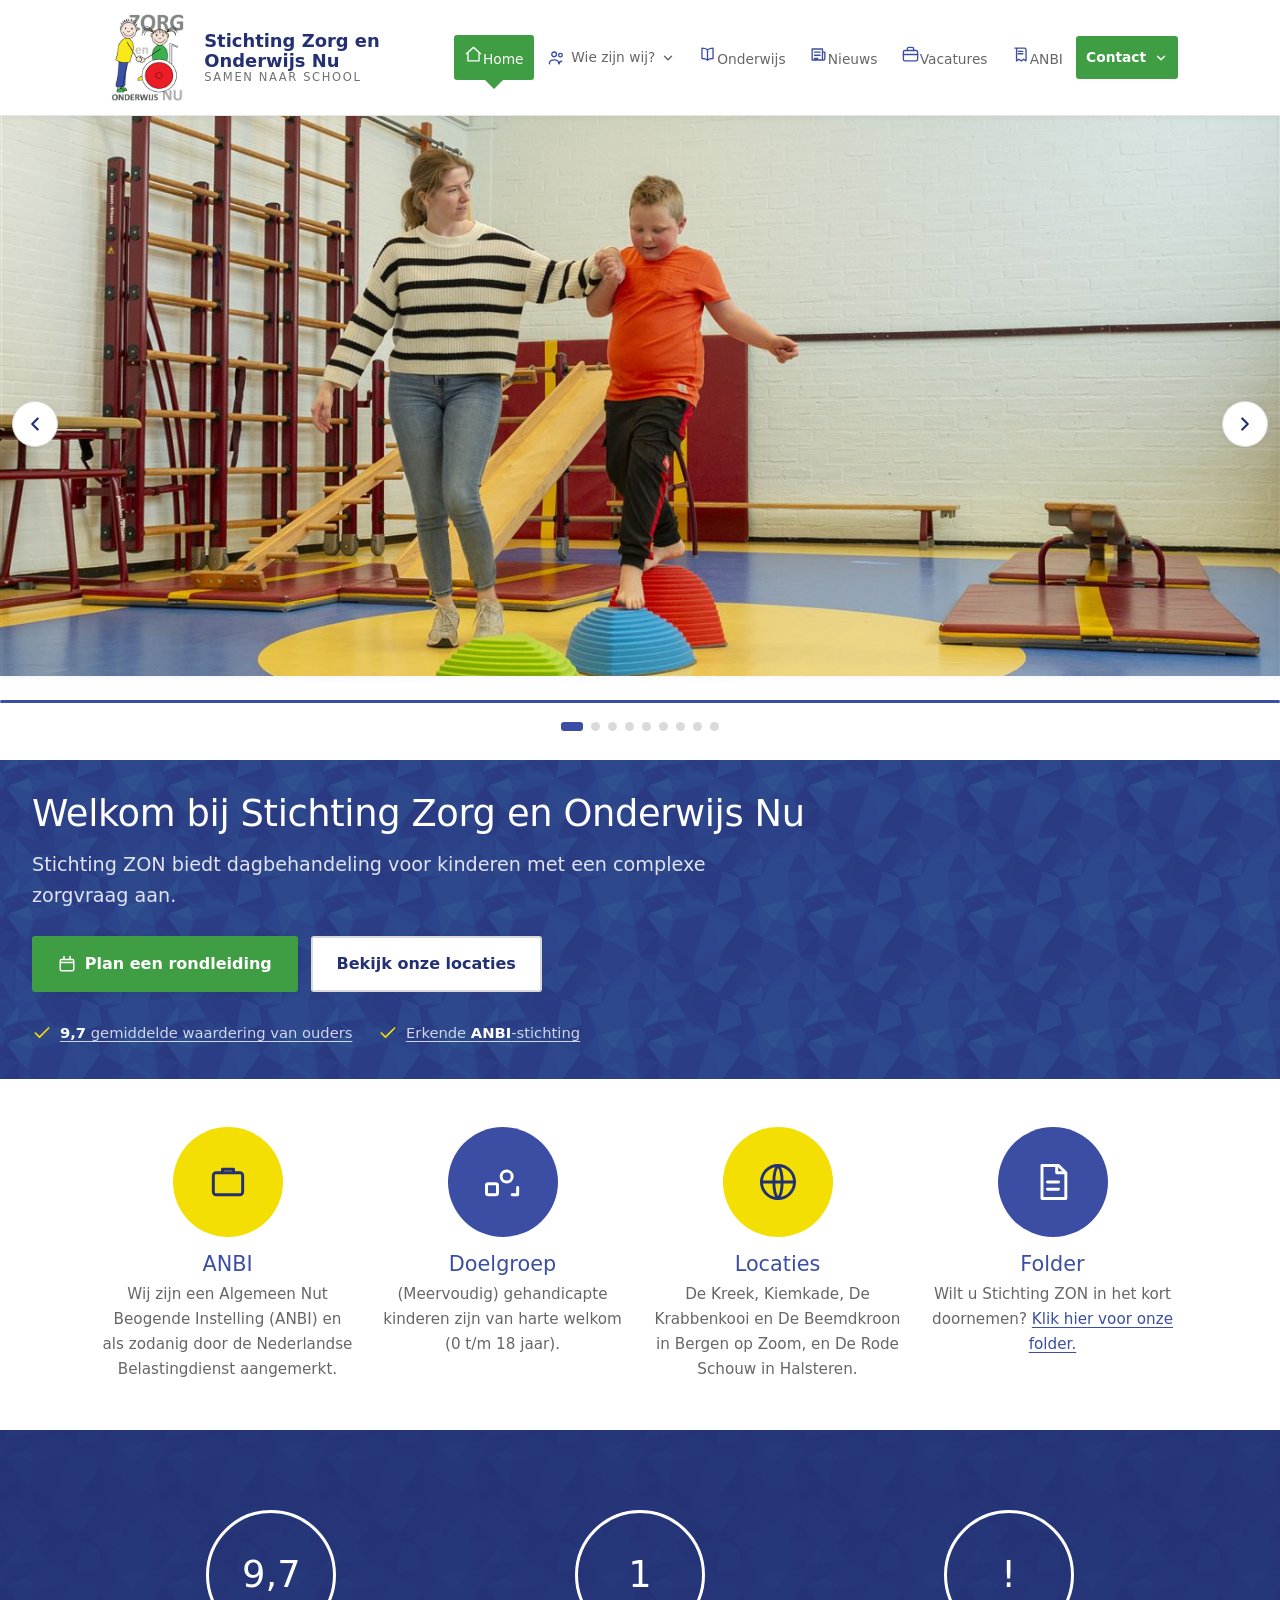
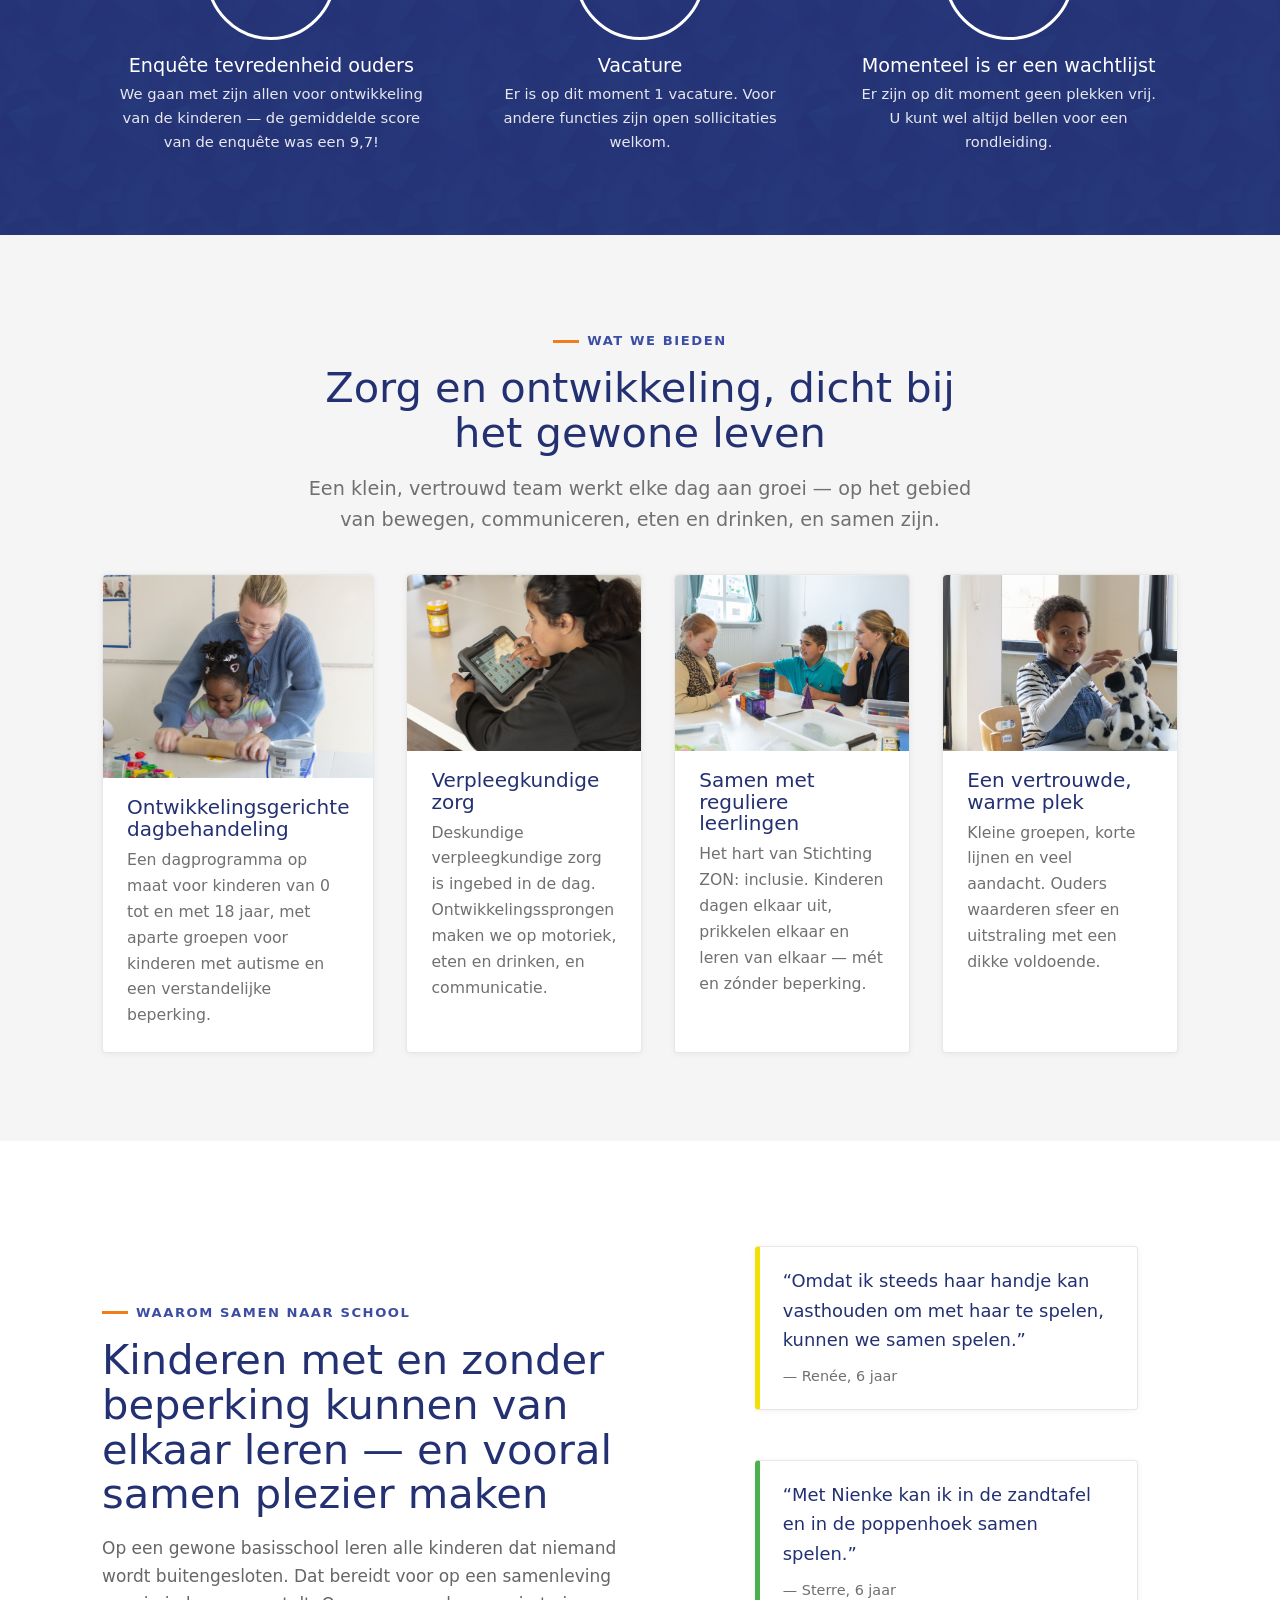
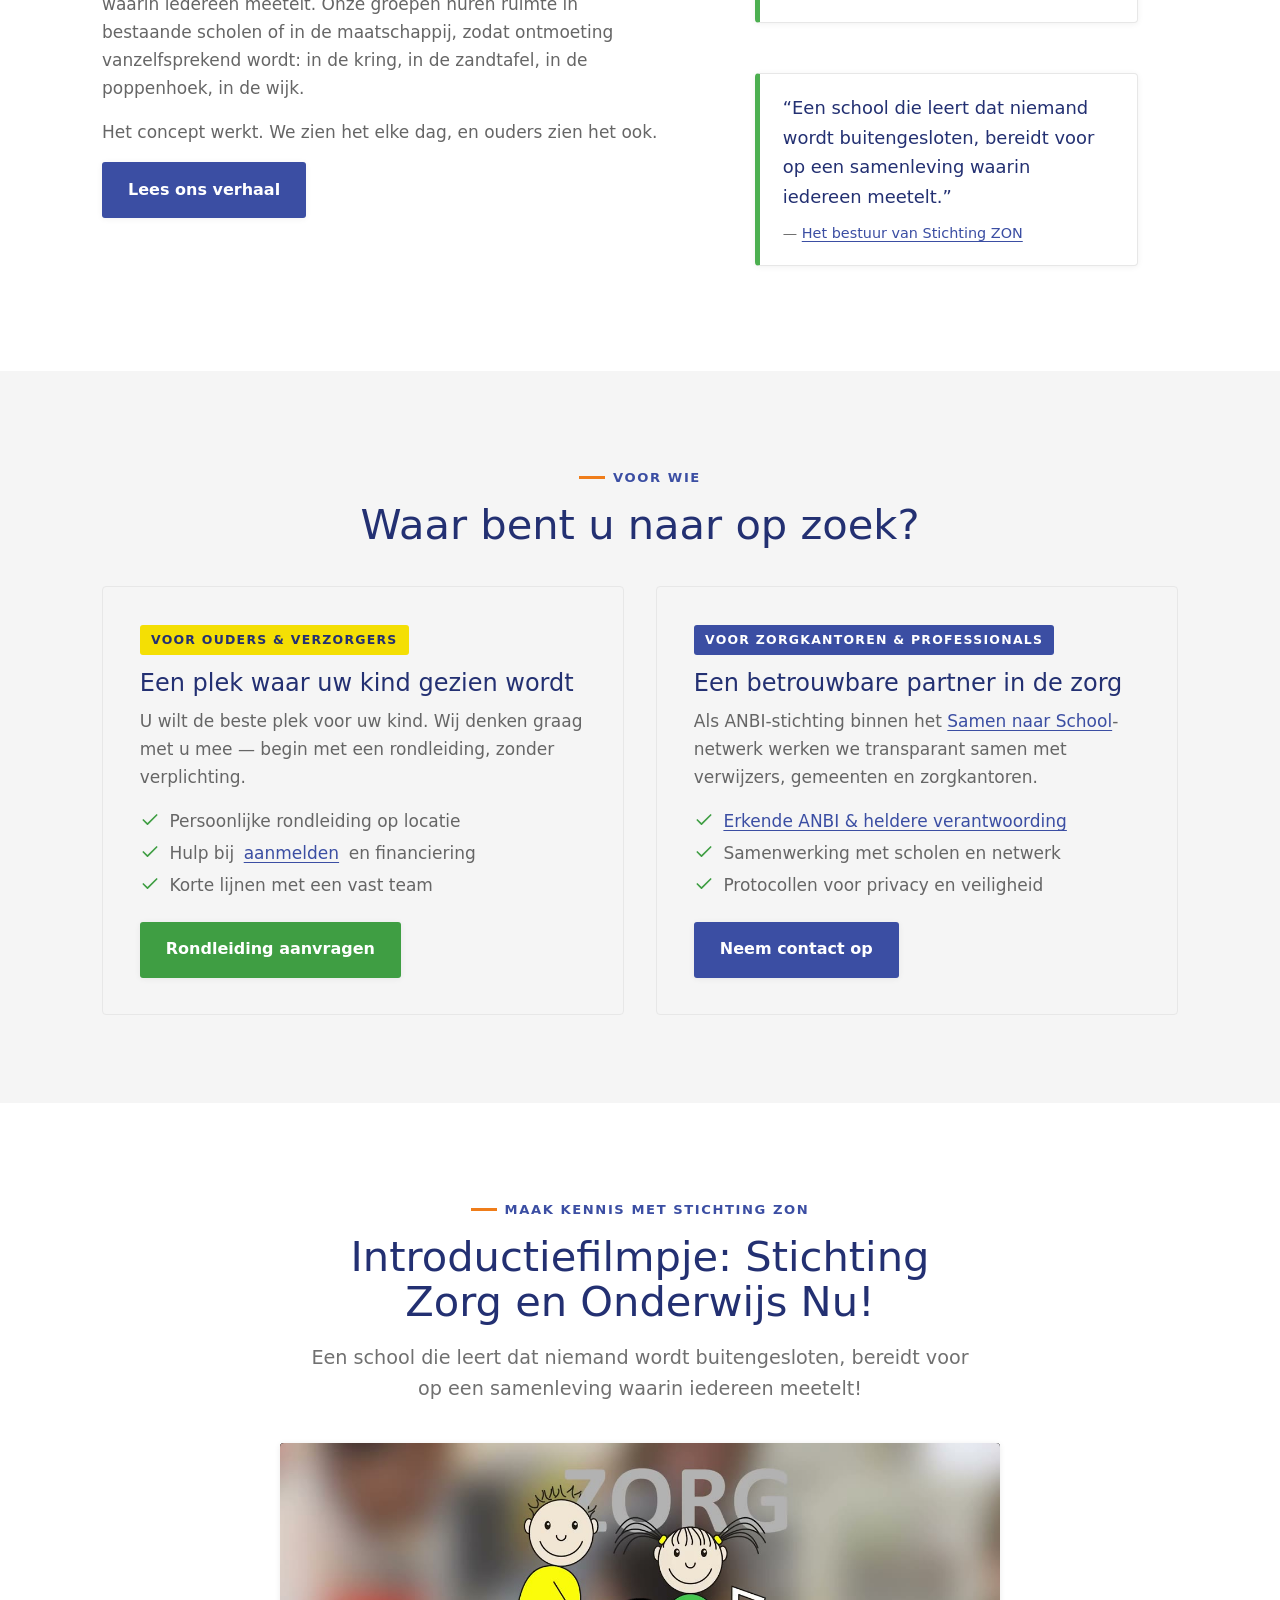
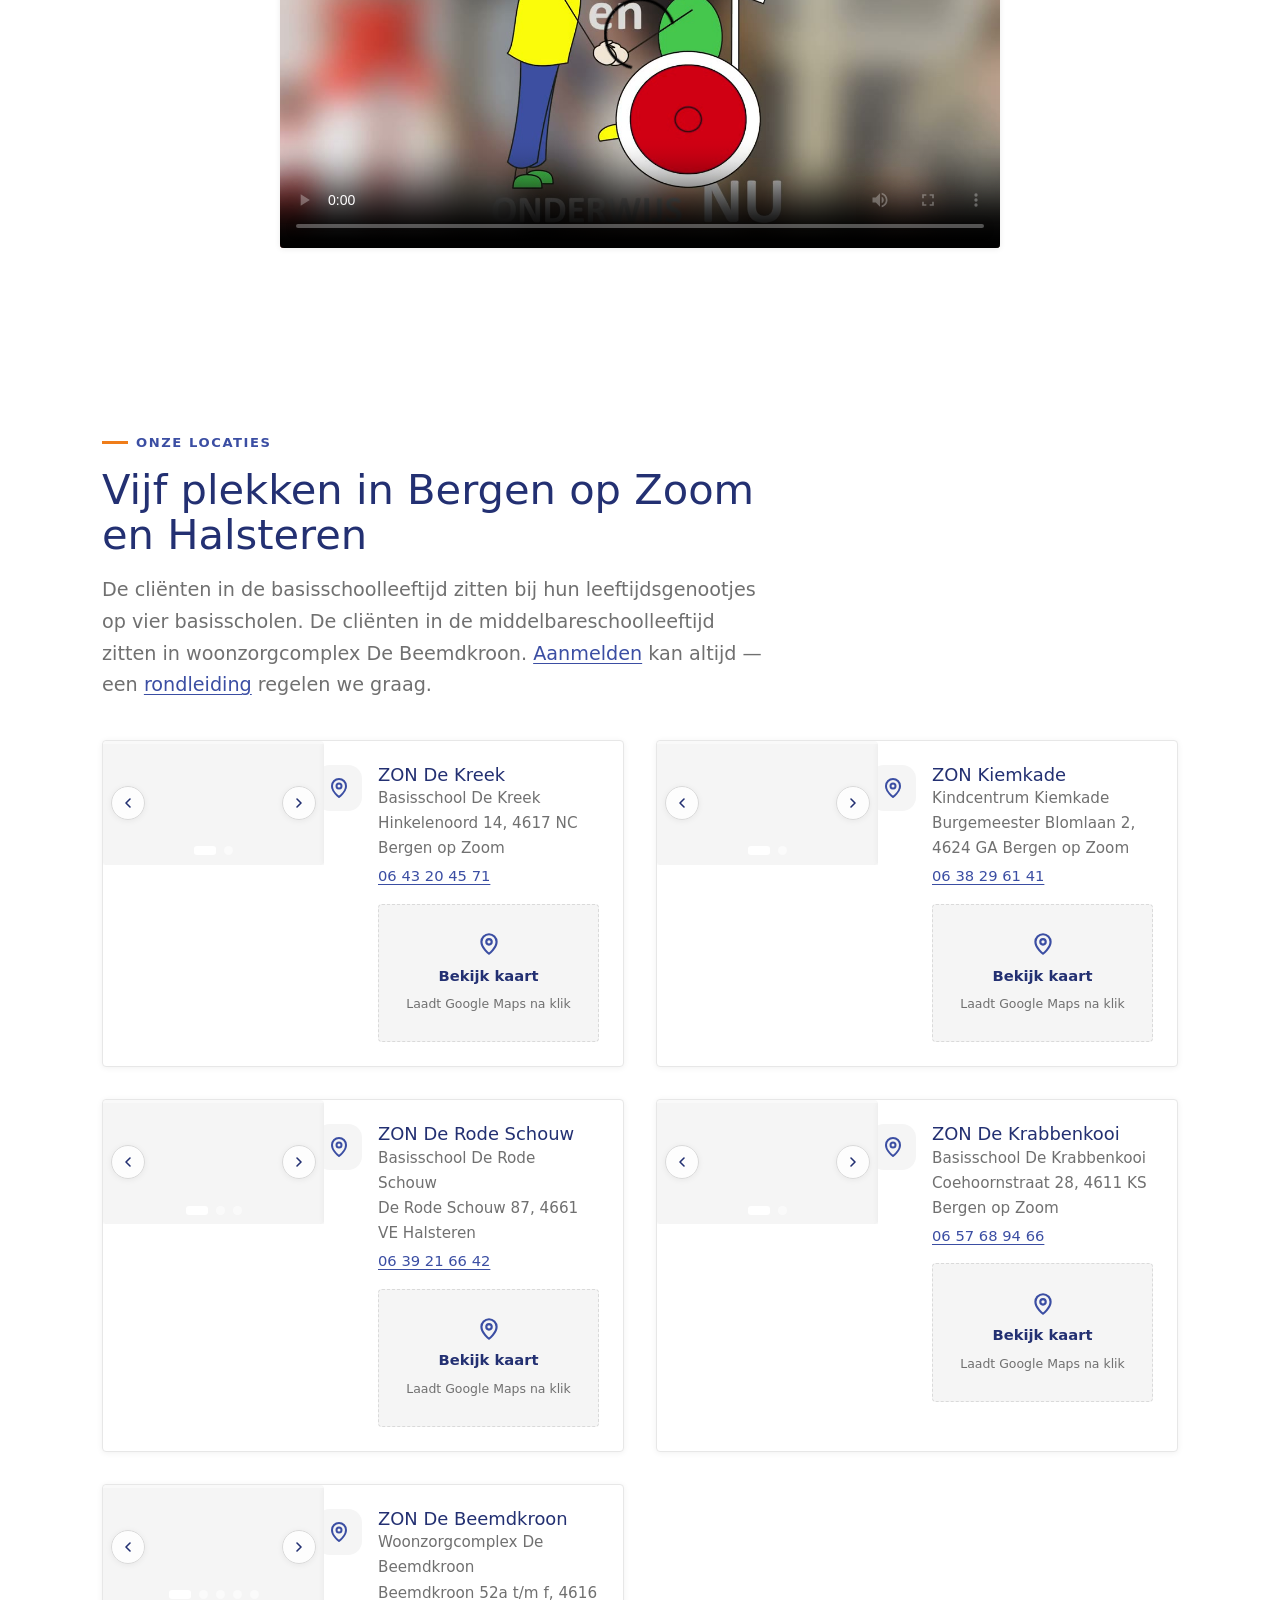
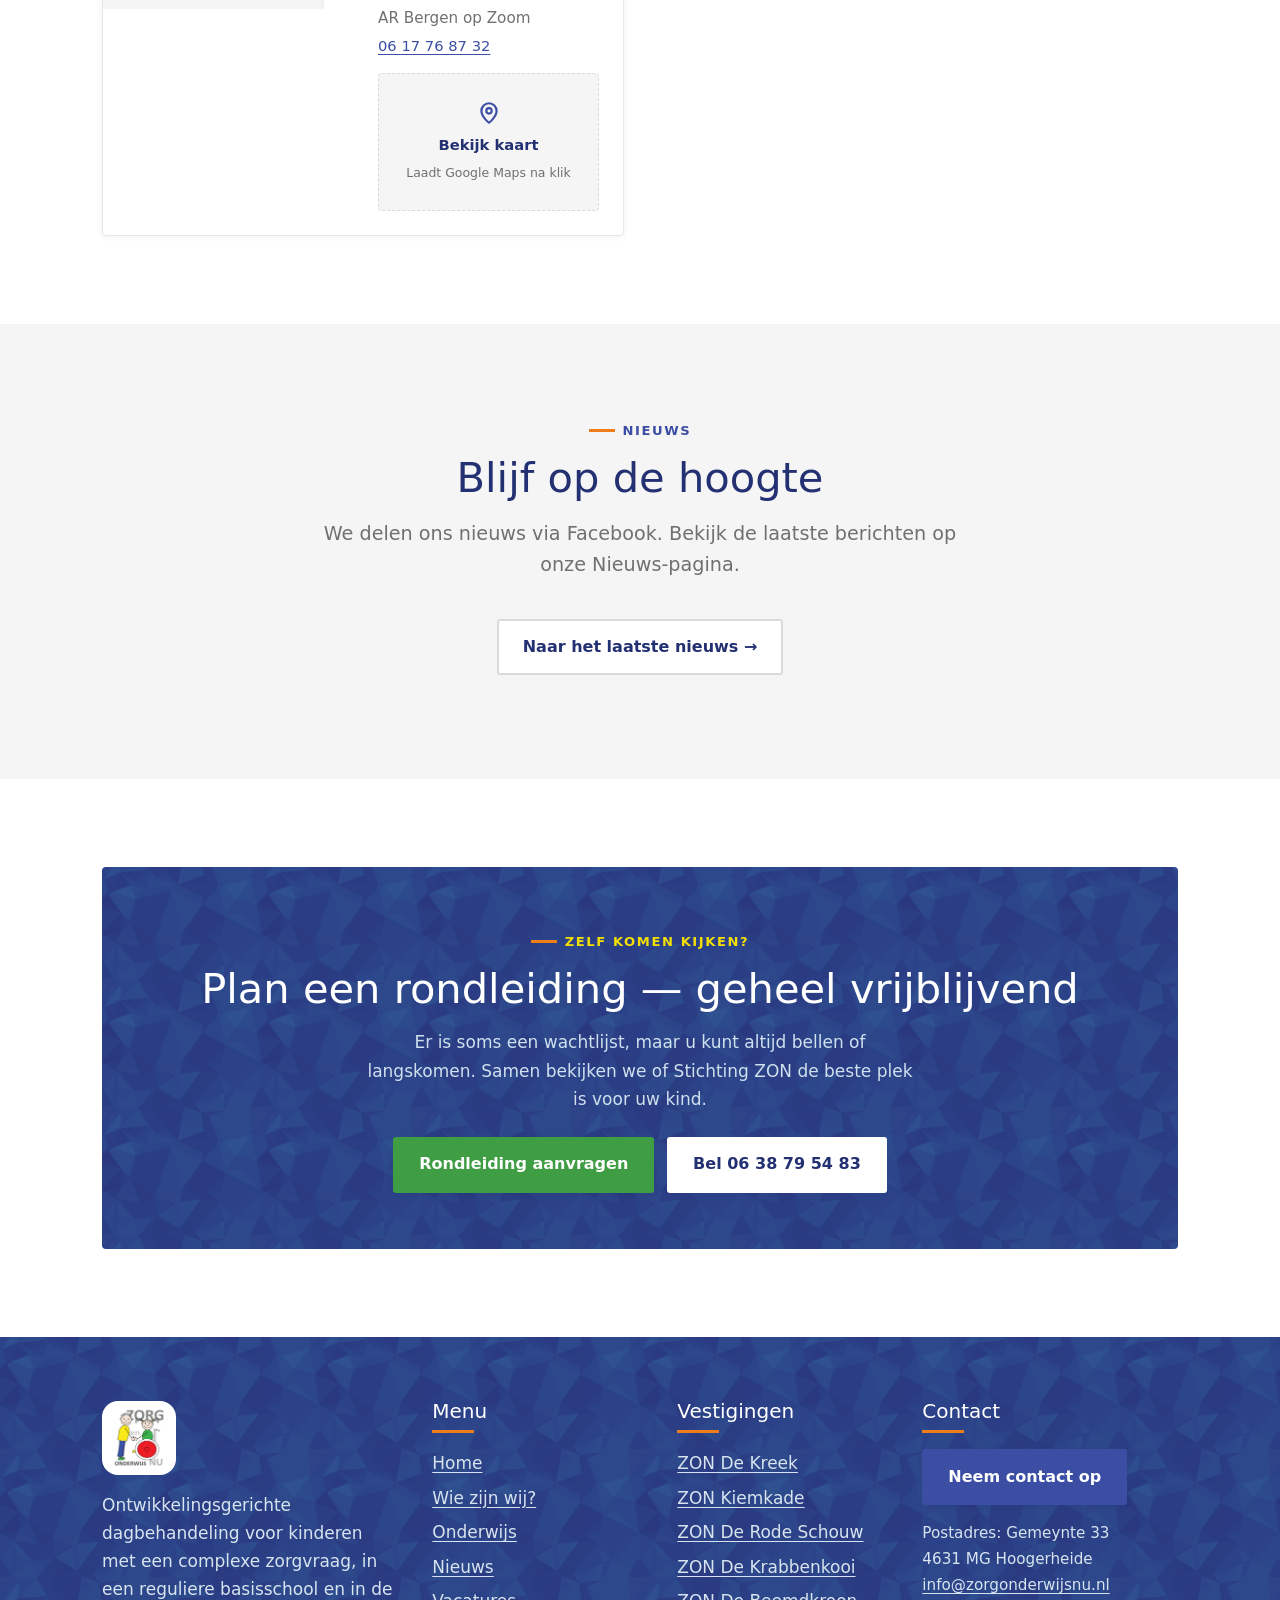
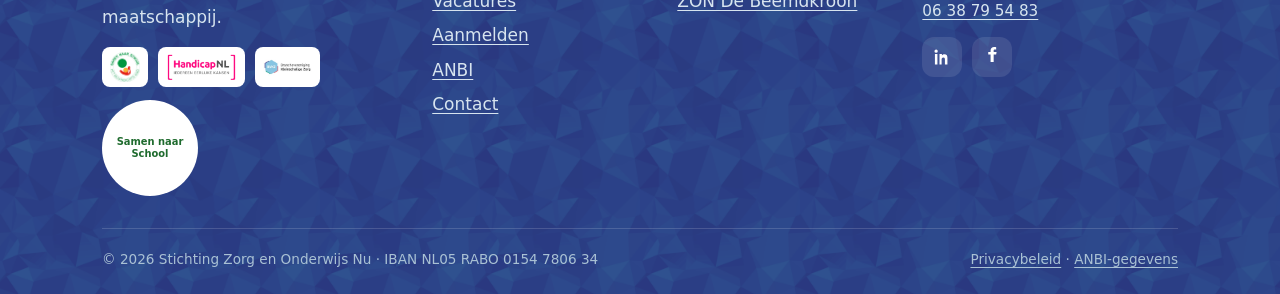
<file: index.html>
<!DOCTYPE html>
<html lang="nl">
<head>
  <meta charset="utf-8">
  <meta name="viewport" content="width=device-width, initial-scale=1">

  <!-- ===== Security by design (client-side headers) ===== -->
  <meta http-equiv="Content-Security-Policy"
        content="default-src 'self'; base-uri 'self'; object-src 'none'; frame-ancestors 'none'; form-action 'self'; frame-src https://www.google.com https://maps.google.com https://www.facebook.com; img-src 'self' data:; style-src 'self' https://fonts.googleapis.com; font-src https://fonts.gstatic.com; script-src 'self'; connect-src 'self'; upgrade-insecure-requests">
  <meta http-equiv="X-Content-Type-Options" content="nosniff">
  <meta name="referrer" content="strict-origin-when-cross-origin">
  <meta name="color-scheme" content="light">
  <meta name="theme-color" content="#1F5FA6">
  <script src="assets/theme-init.js"></script>

  <title>Stichting Zorg en Onderwijs Nu — ieder kind hoort erbij</title>
  <meta name="description" content="Stichting Zorg en Onderwijs Nu (Stichting ZON) biedt ontwikkelingsgerichte dagbesteding en dagbehandeling voor kinderen (0–18 jaar) met een complexe zorgvraag, midden op reguliere basisscholen in Bergen op Zoom en Halsteren.">
  <link rel="canonical" href="https://www.zorgonderwijsnu.nl/">
  <link rel="icon" type="image/png" href="assets/favicon.png">
  <link rel="preload" as="image" href="assets/fotos/activiteiten/gymzaal.jpg" fetchpriority="high">

  <link rel="preconnect" href="https://fonts.googleapis.com">
  <link rel="preconnect" href="https://fonts.gstatic.com" crossorigin>
  <link href="https://fonts.googleapis.com/css2?family=Baloo+2:wght@500;600;700;800&family=Figtree:wght@400;500;600&family=Lato:wght@300;400;700&family=Open+Sans:wght@400;600;700&display=swap" rel="stylesheet">
  <link rel="stylesheet" href="assets/styles.css">
</head>
<body>
<a class="skip" href="#main">Direct naar de inhoud</a>

<!-- ===================== HEADER ===================== -->
<header class="site-header">
  <div class="wrap nav">
    <a class="brand" href="index.html" aria-label="Stichting Zorg en Onderwijs Nu — home">
      <img src="assets/logo-zon.png" alt="" width="52" height="52">
      <span class="brand-text"><b>Stichting Zorg en Onderwijs Nu</b><span class="tagline">Samen naar School</span></span>
    </a>

    <button class="nav-toggle" aria-expanded="false" aria-controls="hoofdmenu" aria-label="Menu openen">
      <svg viewBox="0 0 24 24" fill="none" stroke="currentColor" stroke-width="2.2" stroke-linecap="round"><path d="M4 7h16M4 12h16M4 17h16"/></svg>
    </button>

    <ul class="menu" id="hoofdmenu" data-open="false">
      <li><a href="index.html" aria-current="page"><span class="nav-ico" aria-hidden="true"><svg viewBox="0 0 24 24" fill="none" stroke="currentColor" stroke-width="1.7" stroke-linecap="round" stroke-linejoin="round"><path d="M3 11l9-8 9 8M5 10v10h14V10"/></svg></span><span class="nav-txt">Home</span></a></li>
      <li class="has-sub" data-open="false">
        <button aria-expanded="false"><span class="nav-ico" aria-hidden="true"><svg viewBox="0 0 24 24" fill="none" stroke="currentColor" stroke-width="1.7" stroke-linecap="round" stroke-linejoin="round"><circle cx="9" cy="8" r="3"/><circle cx="17" cy="9" r="2.3"/><path d="M3 20c0-3.3 2.7-5 6-5s6 1.7 6 5M15.5 20c0-2 1-3.3 3-3.3"/></svg></span><span class="nav-txt">Wie zijn wij?</span>
          <svg class="chev" viewBox="0 0 24 24" fill="none" stroke="currentColor" stroke-width="2.4" stroke-linecap="round"><path d="M6 9l6 6 6-6"/></svg>
        </button>
        <ul class="submenu">
          <li><a href="wie-zijn-wij.html">Overzicht</a></li>
          <li><a href="wie-zijn-wij.html#organisatie">Onze organisatie</a></li>
          <li><a href="wie-zijn-wij.html#bestuur">Het bestuur</a></li>
          <li><a href="wie-zijn-wij.html#medewerkers">Medewerkers</a></li>
        </ul>
      </li>
      <li><a href="onderwijs.html"><span class="nav-ico" aria-hidden="true"><svg viewBox="0 0 24 24" fill="none" stroke="currentColor" stroke-width="1.7" stroke-linecap="round" stroke-linejoin="round"><path d="M12 6c-1.8-1.3-4.3-2-7-2v13c2.7 0 5.2.7 7 2 1.8-1.3 4.3-2 7-2V4c-2.7 0-5.2.7-7 2z"/><path d="M12 6v13"/></svg></span><span class="nav-txt">Onderwijs</span></a></li>
      <li><a href="nieuws.html"><span class="nav-ico" aria-hidden="true"><svg viewBox="0 0 24 24" fill="none" stroke="currentColor" stroke-width="1.7" stroke-linecap="round" stroke-linejoin="round"><path d="M4 5h13v14H4zM17 9h3v8a2 2 0 0 1-2 2M7 9h7M7 13h7M7 17h4"/></svg></span><span class="nav-txt">Nieuws</span></a></li>
      <li><a href="vacatures.html"><span class="nav-ico" aria-hidden="true"><svg viewBox="0 0 24 24" fill="none" stroke="currentColor" stroke-width="1.7" stroke-linecap="round" stroke-linejoin="round"><rect x="3" y="7" width="18" height="13" rx="2"/><path d="M8 7V5a2 2 0 0 1 2-2h4a2 2 0 0 1 2 2v2M3 12h18"/></svg></span><span class="nav-txt">Vacatures</span></a></li>
      <li><a href="anbi.html"><span class="nav-ico" aria-hidden="true"><svg viewBox="0 0 24 24" fill="none" stroke="currentColor" stroke-width="1.7" stroke-linecap="round" stroke-linejoin="round"><path d="M5 4h12a2 2 0 0 1 2 2v14l-3-2-3 2-3-2-3 2V6a2 2 0 0 1 2-2z"/><path d="M9 8h6M9 11h6"/></svg></span><span class="nav-txt">ANBI</span></a></li>
      <li class="has-sub cta-item" data-open="false">
        <button aria-expanded="false"><span class="nav-txt">Contact</span>
          <svg class="chev" viewBox="0 0 24 24" fill="none" stroke="currentColor" stroke-width="2.4" stroke-linecap="round"><path d="M6 9l6 6 6-6"/></svg>
        </button>
        <ul class="submenu">
          <li><a href="aanmelden.html">Kind aanmelden</a></li>
          <li><a href="rondleiding.html">Rondleiding aanvragen</a></li>
          <li><a href="contact.html">Vraag of bericht</a></li>
        </ul>
      </li>
    </ul>
  </div>
</header>

<main id="main">

  <!-- ===================== HERO ===================== -->
  <section class="hero">
    <div class="wrap">
      <div class="hero-copy">
        <span class="eyebrow modern-only">Welkom bij Stichting Zorg en Onderwijs Nu</span>
        <h1 class="modern-only">Ieder kind <span class="hl">hoort erbij</span></h1>
        <p class="lead modern-only">Stichting ZON biedt dagbehandeling voor kinderen met een complexe zorgvraag aan — in een reguliere basisschool. Zo groeien kinderen mét en zónder beperking samen op: samen leren, samen spelen.</p>
        <h1 class="classic-only">Welkom bij Stichting Zorg en Onderwijs Nu</h1>
        <p class="lead classic-only">Stichting ZON biedt dagbehandeling voor kinderen met een complexe zorgvraag aan.</p>
        <div class="hero-cta">
          <a class="btn btn--primary" href="rondleiding.html">
            <svg class="ico" viewBox="0 0 24 24" fill="none" stroke="currentColor" stroke-width="2" stroke-linecap="round" stroke-linejoin="round"><path d="M8 2v4M16 2v4M3 10h18M5 6h14a2 2 0 0 1 2 2v11a2 2 0 0 1-2 2H5a2 2 0 0 1-2-2V8a2 2 0 0 1 2-2z"/></svg>
            Plan een rondleiding
          </a>
          <a class="btn btn--ghost" href="#locaties">Bekijk onze locaties</a>
        </div>
        <div class="hero-trust">
          <span class="item">
            <svg viewBox="0 0 24 24" fill="none" stroke="currentColor" stroke-width="2" stroke-linecap="round" stroke-linejoin="round"><path d="M20 6L9 17l-5-5"/></svg>
            <span><a href="wie-zijn-wij.html#kwaliteit"><b>9,7</b> gemiddelde waardering van ouders</a></span>
          </span>
          <span class="item">
            <svg viewBox="0 0 24 24" fill="none" stroke="currentColor" stroke-width="2" stroke-linecap="round" stroke-linejoin="round"><path d="M20 6L9 17l-5-5"/></svg>
            <span><a href="anbi.html">Erkende <b>ANBI</b>-stichting</a></span>
          </span>
        </div>
      </div>

      <!-- Sfeerbeelden-slider -->
      <div class="hero-panel">
        <div class="slider hero-slider" data-slider role="region" aria-label="Sfeerbeelden van Stichting ZON">
          <ul class="slider-track" data-slider-track tabindex="0">
            <li class="slide"><img src="assets/fotos/activiteiten/gymzaal.jpg" alt="Beweegtherapie in de gymzaal bij Stichting ZON" loading="eager" fetchpriority="high"></li>
            <li class="slide"><img src="assets/fotos/activiteiten/samen-lezen.jpg" alt="Samen een boek lezen bij Stichting ZON" loading="lazy"></li>
            <li class="slide"><img src="assets/fotos/activiteiten/samen-zandbak.jpg" alt="Samen spelen in de zandbak bij Stichting ZON" loading="lazy"></li>
            <li class="slide"><img src="assets/fotos/activiteiten/samen-schoolwerk.jpg" alt="Samen schoolwerk doen bij Stichting ZON" loading="lazy"></li>
            <li class="slide"><img src="assets/fotos/activiteiten/opschommel.jpg" alt="Samen op de schommel bij Stichting ZON" loading="lazy"></li>
            <li class="slide"><img src="assets/fotos/activiteiten/krijten.jpg" alt="Stoepkrijten bij Stichting ZON" loading="lazy"></li>
            <li class="slide"><img src="assets/fotos/activiteiten/straattekenen.jpg" alt="Buiten tekenen bij Stichting ZON" loading="lazy"></li>
            <li class="slide"><img src="assets/fotos/activiteiten/met-eieren.jpg" alt="Sensorisch spelen bij Stichting ZON" loading="lazy"></li>
            <li class="slide"><img src="assets/fotos/activiteiten/spraakcomputer-samen.jpg" alt="Samen werken met de spraakcomputer bij Stichting ZON" loading="lazy"></li>
          </ul>
          <button type="button" class="slider-nav slider-prev" data-slider-prev aria-label="Vorige foto">
            <svg viewBox="0 0 24 24" fill="none" stroke="currentColor" stroke-width="2.4" stroke-linecap="round" stroke-linejoin="round"><path d="M15 18l-6-6 6-6"/></svg>
          </button>
          <button type="button" class="slider-nav slider-next" data-slider-next aria-label="Volgende foto">
            <svg viewBox="0 0 24 24" fill="none" stroke="currentColor" stroke-width="2.4" stroke-linecap="round" stroke-linejoin="round"><path d="M9 18l6-6-6-6"/></svg>
          </button>
          <div class="slider-progress" data-slider-progress aria-hidden="true"><span class="slider-progress-bar"></span></div>
          <div class="slider-dots" data-slider-dots></div>
        </div>
        <div class="badge-float badge-rating">
          <span class="dot">9,7</span>
          <span>Ouder&shy;waardering<br><b>uit tevredenheidsenquête</b></span>
        </div>
        <div class="badge-float badge-network">
          <span class="dot">
            <svg viewBox="0 0 24 24" fill="none" stroke="currentColor" stroke-width="2" stroke-linecap="round" stroke-linejoin="round"><path d="M12 21s-8-4.5-8-11a5 5 0 0 1 9-3 5 5 0 0 1 9 3c0 6.5-8 11-8 11z"/></svg>
          </span>
          <span>Onderdeel van<br><b>Samen naar School</b></span>
        </div>
      </div>
    </div>
  </section>

  <!-- ===================== KLASSIEK: cirkel-iconen (ANBI/Doelgroep/Locaties/Folder) ===================== -->
  <section class="section section--tight classic-only">
    <div class="wrap circ-grid">
      <a class="circ" href="anbi.html">
        <div class="circ-ic circ-ic--sun"><svg viewBox="0 0 24 24" fill="none" stroke="currentColor" stroke-width="1.6" stroke-linecap="round" stroke-linejoin="round"><rect x="4" y="7" width="16" height="12" rx="1.5"/><path d="M9 7V5h6v2"/></svg></div>
        <h3>ANBI</h3>
        <p>Wij zijn een Algemeen Nut Beogende Instelling (ANBI) en als zodanig door de Nederlandse Belastingdienst aangemerkt.</p>
      </a>
      <a class="circ" href="wie-zijn-wij.html#groepen">
        <div class="circ-ic circ-ic--brand"><svg viewBox="0 0 24 24" fill="none" stroke="currentColor" stroke-width="1.6" stroke-linecap="round" stroke-linejoin="round"><rect x="3" y="13" width="6" height="6" rx="1"/><circle cx="14" cy="9" r="3"/><path d="M17 19h3v-4"/></svg></div>
        <h3>Doelgroep</h3>
        <p>(Meervoudig) gehandicapte kinderen zijn van harte welkom (0 t/m 18 jaar).</p>
      </a>
      <a class="circ" href="#locaties">
        <div class="circ-ic circ-ic--sun"><svg viewBox="0 0 24 24" fill="none" stroke="currentColor" stroke-width="1.6" stroke-linecap="round" stroke-linejoin="round"><circle cx="12" cy="12" r="9"/><path d="M3 12h18M12 3c3 3 3 15 0 18M12 3c-3 3-3 15 0 18"/></svg></div>
        <h3>Locaties</h3>
        <p>De Kreek, Kiemkade, De Krabbenkooi en De Beemdkroon in Bergen op Zoom, en De Rode Schouw in Halsteren.</p>
      </a>
      <div class="circ">
        <div class="circ-ic circ-ic--brand"><svg viewBox="0 0 24 24" fill="none" stroke="currentColor" stroke-width="1.6" stroke-linecap="round" stroke-linejoin="round"><path d="M6 3h9l4 4v14H6z"/><path d="M14 3v4h4M9 12h6M9 16h6"/></svg></div>
        <h3>Folder</h3>
        <p>Wilt u Stichting ZON in het kort doornemen? <a href="documenten/folder-zon.pdf">Klik hier voor onze folder.</a></p>
      </div>
    </div>
  </section>

  <!-- ===================== PRAKTISCH ===================== -->
  <section class="section section--tight modern-only">
    <div class="wrap grid grid-4">
      <div class="card">
        <h3>Vacature</h3>
        <p>Er is op dit moment 1 vacature. Voor andere functies zijn open sollicitaties welkom.</p>
        <a class="more" href="vacatures.html">Lees verder →</a>
      </div>
      <div class="card">
        <h3>Momenteel is er een wachtlijst</h3>
        <p>Er zijn op dit moment geen plekken vrij. Bellen voor een rondleiding kan altijd.</p>
        <a class="more" href="rondleiding.html">Rondleiding aanvragen →</a>
      </div>
      <div class="card">
        <h3>Enquête tevredenheid ouders</h3>
        <p>De gemiddelde score van de enquête was een 9,7! Daar zijn we trots op.</p>
        <a class="more" href="nieuws.html">Lees verder →</a>
      </div>
      <div class="card">
        <h3>Folder</h3>
        <p>Wilt u Stichting ZON in het kort doornemen? Bekijk onze folder.</p>
        <a class="more" href="documenten/folder-zon.pdf" download>Download folder →</a>
      </div>
    </div>
  </section>

  <!-- Verbindingsdraad (signatuur) -->
  <div class="wrap modern-only" aria-hidden="true">
    <svg class="thread" viewBox="0 0 1200 40" preserveAspectRatio="none"><path d="M0 20 Q 150 -10 300 20 T 600 20 T 900 20 T 1200 20"/></svg>
  </div>

  <!-- ===================== STATS ===================== -->
  <section class="section section--tight modern-only">
    <div class="wrap">
      <div class="stats">
        <div class="stat"><div class="num">5</div><div class="lbl">locaties op reguliere scholen</div></div>
        <div class="stat"><div class="num">0–18</div><div class="lbl">jaar — ook meervoudig complex</div></div>
        <div class="stat"><div class="num">9,7</div><div class="lbl">waardering van ouders</div></div>
        <div class="stat"><div class="num">10+</div><div class="lbl">jaar ervaring in de regio</div></div>
      </div>
    </div>
  </section>

  <!-- ===================== KLASSIEK: statistiek-cirkels ===================== -->
  <section class="stats-ring classic-only">
    <div class="wrap">
      <a class="stat" href="wie-zijn-wij.html#kwaliteit">
        <div class="stat-ring-num">9,7</div>
        <h3>Enquête tevredenheid ouders</h3>
        <p>We gaan met zijn allen voor ontwikkeling van de kinderen — de gemiddelde score van de enquête was een 9,7!</p>
      </a>
      <a class="stat" href="vacatures.html">
        <div class="stat-ring-num">1</div>
        <h3>Vacature</h3>
        <p>Er is op dit moment 1 vacature. Voor andere functies zijn open sollicitaties welkom.</p>
      </a>
      <a class="stat" href="rondleiding.html">
        <div class="stat-ring-num">!</div>
        <h3>Momenteel is er een wachtlijst</h3>
        <p>Er zijn op dit moment geen plekken vrij. U kunt wel altijd bellen voor een rondleiding.</p>
      </a>
    </div>
  </section>

  <!-- ===================== WAT WE BIEDEN ===================== -->
  <section class="section wash-cool">
    <div class="wrap">
      <div class="section-head center">
        <span class="eyebrow">Wat we bieden</span>
        <h2>Zorg en ontwikkeling, dicht bij het gewone leven</h2>
        <p class="lead">Een klein, vertrouwd team werkt elke dag aan groei — op het gebied van bewegen, communiceren, eten en drinken, en samen zijn.</p>
      </div>
      <div class="grid grid-4">
        <article class="card card--lift">
          <div class="card-photo"><img src="assets/fotos/activiteiten/bloemen-rollen.jpg" alt="Sensorisch spelen met bloemen bij Stichting ZON" loading="lazy"></div>
          <h3>Ontwikkelingsgerichte dagbehandeling</h3>
          <p>Een dagprogramma op maat voor kinderen van 0 tot en met 18 jaar, met aparte groepen voor kinderen met autisme en een verstandelijke beperking.</p>
        </article>
        <article class="card card--lift">
          <div class="card-photo"><img src="assets/fotos/activiteiten/spraakcomputer-1.jpg" alt="Werken met een spraakcomputer bij Stichting ZON" loading="lazy"></div>
          <h3>Verpleegkundige zorg</h3>
          <p>Deskundige verpleegkundige zorg is ingebed in de dag. Ontwikkelingssprongen maken we op motoriek, eten en drinken, en communicatie.</p>
        </article>
        <article class="card card--lift">
          <div class="card-photo"><img src="assets/fotos/activiteiten/samen-blokken.jpg" alt="Samen spelen met bouwblokken bij Stichting ZON" loading="lazy"></div>
          <h3>Samen met reguliere leerlingen</h3>
          <p>Het hart van Stichting ZON: inclusie. Kinderen dagen elkaar uit, prikkelen elkaar en leren van elkaar — mét en zónder beperking.</p>
        </article>
        <article class="card card--lift">
          <div class="card-photo"><img src="assets/fotos/activiteiten/met-knuffel.jpg" alt="Een blij kind met een knuffel bij Stichting ZON" loading="lazy"></div>
          <h3>Een vertrouwde, warme plek</h3>
          <p>Kleine groepen, korte lijnen en veel aandacht. Ouders waarderen sfeer en uitstraling met een dikke voldoende.</p>
        </article>
      </div>
    </div>
  </section>

  <!-- ===================== VERHAAL / INTEGRATIE ===================== -->
  <section class="section">
    <div class="wrap story">
      <div>
        <span class="eyebrow">Waarom samen naar school</span>
        <h2>Kinderen met en zonder beperking kunnen van elkaar leren — en vooral samen plezier maken</h2>
        <p>Op een gewone basisschool leren alle kinderen dat niemand wordt buitengesloten. Dat bereidt voor op een samenleving waarin iedereen meetelt. Onze groepen huren ruimte in bestaande scholen of in de maatschappij, zodat ontmoeting vanzelfsprekend wordt: in de kring, in de zandtafel, in de poppenhoek, in de wijk.</p>
        <p>Het concept werkt. We zien het elke dag, en ouders zien het ook.</p>
        <a class="btn btn--brand" href="wie-zijn-wij.html">Lees ons verhaal</a>
      </div>
      <div class="quote-stack">
        <figure class="quote">
          <p>“Omdat ik steeds haar handje kan vasthouden om met haar te spelen, kunnen we samen spelen.”</p>
          <cite>— Renée, 6 jaar</cite>
        </figure>
        <figure class="quote quote--coral">
          <p>“Met Nienke kan ik in de zandtafel en in de poppenhoek samen spelen.”</p>
          <cite>— Sterre, 6 jaar</cite>
        </figure>
        <figure class="quote quote--leaf">
          <p>“Een school die leert dat niemand wordt buitengesloten, bereidt voor op een samenleving waarin iedereen meetelt.”</p>
          <cite>— <a href="wie-zijn-wij.html#bestuur">Het bestuur van Stichting ZON</a></cite>
        </figure>
      </div>
    </div>
  </section>

  <!-- ===================== TWEE DOELGROEP-PADEN ===================== -->
  <section class="section wash-blue">
    <div class="wrap">
      <div class="section-head center">
        <span class="eyebrow">Voor wie</span>
        <h2>Waar bent u naar op zoek?</h2>
      </div>
      <div class="paths">
        <article class="path path--parents">
          <span class="tag">Voor ouders &amp; verzorgers</span>
          <h3>Een plek waar uw kind gezien wordt</h3>
          <p>U wilt de beste plek voor uw kind. Wij denken graag met u mee — begin met een rondleiding, zonder verplichting.</p>
          <ul>
            <li><svg viewBox="0 0 24 24" fill="none" stroke="currentColor" stroke-width="2" stroke-linecap="round" stroke-linejoin="round"><path d="M20 6L9 17l-5-5"/></svg> Persoonlijke rondleiding op locatie</li>
            <li><svg viewBox="0 0 24 24" fill="none" stroke="currentColor" stroke-width="2" stroke-linecap="round" stroke-linejoin="round"><path d="M20 6L9 17l-5-5"/></svg> Hulp bij <a href="aanmelden.html">aanmelden</a> en financiering</li>
            <li><svg viewBox="0 0 24 24" fill="none" stroke="currentColor" stroke-width="2" stroke-linecap="round" stroke-linejoin="round"><path d="M20 6L9 17l-5-5"/></svg> Korte lijnen met een vast team</li>
          </ul>
          <a class="btn btn--primary" href="rondleiding.html">Rondleiding aanvragen</a>
        </article>
        <article class="path path--pro">
          <span class="tag">Voor zorgkantoren &amp; professionals</span>
          <h3>Een betrouwbare partner in de zorg</h3>
          <p>Als ANBI-stichting binnen het <a href="https://www.samennaarschool.nl/" target="_blank" rel="noopener noreferrer">Samen naar School</a>-netwerk werken we transparant samen met verwijzers, gemeenten en zorgkantoren.</p>
          <ul>
            <li><svg viewBox="0 0 24 24" fill="none" stroke="currentColor" stroke-width="2" stroke-linecap="round" stroke-linejoin="round"><path d="M20 6L9 17l-5-5"/></svg> <a href="anbi.html">Erkende ANBI &amp; heldere verantwoording</a></li>
            <li><svg viewBox="0 0 24 24" fill="none" stroke="currentColor" stroke-width="2" stroke-linecap="round" stroke-linejoin="round"><path d="M20 6L9 17l-5-5"/></svg> Samenwerking met scholen en netwerk</li>
            <li><svg viewBox="0 0 24 24" fill="none" stroke="currentColor" stroke-width="2" stroke-linecap="round" stroke-linejoin="round"><path d="M20 6L9 17l-5-5"/></svg> Protocollen voor privacy en veiligheid</li>
          </ul>
          <a class="btn btn--brand" href="contact.html">Neem contact op</a>
        </article>
      </div>
    </div>
  </section>

  <!-- ===================== INTRODUCTIEFILMPJE ===================== -->
  <section class="section">
    <div class="wrap">
      <div class="section-head center">
        <span class="eyebrow">Maak kennis met Stichting ZON</span>
        <h2>Introductiefilmpje: Stichting Zorg en Onderwijs Nu!</h2>
        <p class="lead">Een school die leert dat niemand wordt buitengesloten, bereidt voor op een samenleving waarin iedereen meetelt!</p>
      </div>
      <div class="video-embed">
        <video controls preload="metadata" poster="assets/video/introductiefilmpje-poster.jpg">
          <source src="assets/video/introductiefilmpje.mp4" type="video/mp4">
          Uw browser ondersteunt geen video. <a href="assets/video/introductiefilmpje.mp4">Download het filmpje</a>.
        </video>
      </div>
    </div>
  </section>

  <!-- ===================== LOCATIES ===================== -->
  <section class="section" id="locaties">
    <div class="wrap">
      <div class="section-head">
        <span class="eyebrow">Onze locaties</span>
        <h2>Vijf plekken in Bergen op Zoom en Halsteren</h2>
        <p class="lead">De cliënten in de basisschoolleeftijd zitten bij hun leeftijdsgenootjes op vier basisscholen. De cliënten in de middelbareschoolleeftijd zitten in woonzorgcomplex De Beemdkroon. <a href="aanmelden.html">Aanmelden</a> kan altijd — een <a href="rondleiding.html">rondleiding</a> regelen we graag.</p>
      </div>
      <div class="grid grid-2">
        <div class="card loc" id="de-kreek">
          <div class="loc-photo">
            <div class="slider" data-slider role="region" aria-label="Foto's van ZON De Kreek">
              <ul class="slider-track" data-slider-track tabindex="0">
                <li class="slide"><img src="assets/fotos/locaties/kreek-1.jpg" alt="Gevel van ZON De Kreek" loading="lazy"></li>
                <li class="slide"><img src="assets/fotos/locaties/kreek-2.jpg" alt="Ingang van ZON De Kreek" loading="lazy"></li>
              </ul>
              <button type="button" class="slider-nav slider-prev" data-slider-prev aria-label="Vorige foto"><svg viewBox="0 0 24 24" fill="none" stroke="currentColor" stroke-width="2.4" stroke-linecap="round" stroke-linejoin="round"><path d="M15 18l-6-6 6-6"/></svg></button>
              <button type="button" class="slider-nav slider-next" data-slider-next aria-label="Volgende foto"><svg viewBox="0 0 24 24" fill="none" stroke="currentColor" stroke-width="2.4" stroke-linecap="round" stroke-linejoin="round"><path d="M9 18l6-6-6-6"/></svg></button>
              <div class="slider-progress" data-slider-progress aria-hidden="true"><span class="slider-progress-bar"></span></div>
              <div class="slider-dots" data-slider-dots></div>
            </div>
          </div>
          <span class="pin"><svg viewBox="0 0 24 24" fill="none" stroke="currentColor" stroke-width="2" stroke-linecap="round" stroke-linejoin="round"><path d="M12 21s-7-5.2-7-11a7 7 0 0 1 14 0c0 5.8-7 11-7 11z"/><circle cx="12" cy="10" r="2.5"/></svg></span>
          <div>
            <h3>ZON De Kreek</h3>
            <address>Basisschool De Kreek<br>Hinkelenoord 14, 4617 NC Bergen op Zoom</address>
            <a href="tel:+31643204571">06 43 20 45 71</a>
            <div class="map-embed" data-map-src="https://www.google.com/maps?q=51.4754476,4.2787030&amp;hl=nl&amp;z=16&amp;output=embed" data-map-title="Kaart: ZON De Kreek">
              <button type="button" class="map-toggle" data-map-toggle>
                <svg viewBox="0 0 24 24" fill="none" stroke="currentColor" stroke-width="2" stroke-linecap="round" stroke-linejoin="round"><path d="M12 21s-7-5.2-7-11a7 7 0 0 1 14 0c0 5.8-7 11-7 11z"/><circle cx="12" cy="10" r="2.5"/></svg>
                Bekijk kaart
                <span class="hint">Laadt Google Maps na klik</span>
              </button>
            </div>
          </div>
        </div>
        <div class="card loc" id="kiemkade">
          <div class="loc-photo">
            <div class="slider" data-slider role="region" aria-label="Foto's van ZON Kiemkade">
              <ul class="slider-track" data-slider-track tabindex="0">
                <li class="slide"><img src="assets/fotos/locaties/kiemkade-1.jpg" alt="Gevel van ZON Kiemkade" loading="lazy"></li>
                <li class="slide"><img src="assets/fotos/locaties/kiemkade-2.jpg" alt="Ingang van ZON Kiemkade" loading="lazy"></li>
              </ul>
              <button type="button" class="slider-nav slider-prev" data-slider-prev aria-label="Vorige foto"><svg viewBox="0 0 24 24" fill="none" stroke="currentColor" stroke-width="2.4" stroke-linecap="round" stroke-linejoin="round"><path d="M15 18l-6-6 6-6"/></svg></button>
              <button type="button" class="slider-nav slider-next" data-slider-next aria-label="Volgende foto"><svg viewBox="0 0 24 24" fill="none" stroke="currentColor" stroke-width="2.4" stroke-linecap="round" stroke-linejoin="round"><path d="M9 18l6-6-6-6"/></svg></button>
              <div class="slider-progress" data-slider-progress aria-hidden="true"><span class="slider-progress-bar"></span></div>
              <div class="slider-dots" data-slider-dots></div>
            </div>
          </div>
          <span class="pin"><svg viewBox="0 0 24 24" fill="none" stroke="currentColor" stroke-width="2" stroke-linecap="round" stroke-linejoin="round"><path d="M12 21s-7-5.2-7-11a7 7 0 0 1 14 0c0 5.8-7 11-7 11z"/><circle cx="12" cy="10" r="2.5"/></svg></span>
          <div>
            <h3>ZON Kiemkade</h3>
            <address>Kindcentrum Kiemkade<br>Burgemeester Blomlaan 2, 4624 GA Bergen op Zoom</address>
            <a href="tel:+31638296141">06 38 29 61 41</a>
            <div class="map-embed" data-map-src="https://www.google.com/maps?q=51.4868624,4.3006076&amp;hl=nl&amp;z=16&amp;output=embed" data-map-title="Kaart: ZON Kiemkade">
              <button type="button" class="map-toggle" data-map-toggle>
                <svg viewBox="0 0 24 24" fill="none" stroke="currentColor" stroke-width="2" stroke-linecap="round" stroke-linejoin="round"><path d="M12 21s-7-5.2-7-11a7 7 0 0 1 14 0c0 5.8-7 11-7 11z"/><circle cx="12" cy="10" r="2.5"/></svg>
                Bekijk kaart
                <span class="hint">Laadt Google Maps na klik</span>
              </button>
            </div>
          </div>
        </div>
        <div class="card loc" id="de-rode-schouw">
          <div class="loc-photo">
            <div class="slider" data-slider role="region" aria-label="Foto's van ZON De Rode Schouw">
              <ul class="slider-track" data-slider-track tabindex="0">
                <li class="slide"><img src="assets/fotos/locaties/rodeschouw-1.jpg" alt="Gevel van ZON De Rode Schouw" loading="lazy"></li>
                <li class="slide"><img src="assets/fotos/locaties/rodeschouw-2.jpg" alt="Muurschildering bij ZON De Rode Schouw" loading="lazy"></li>
                <li class="slide"><img src="assets/fotos/locaties/rodeschouw-3.jpg" alt="Ingang van ZON De Rode Schouw" loading="lazy"></li>
              </ul>
              <button type="button" class="slider-nav slider-prev" data-slider-prev aria-label="Vorige foto"><svg viewBox="0 0 24 24" fill="none" stroke="currentColor" stroke-width="2.4" stroke-linecap="round" stroke-linejoin="round"><path d="M15 18l-6-6 6-6"/></svg></button>
              <button type="button" class="slider-nav slider-next" data-slider-next aria-label="Volgende foto"><svg viewBox="0 0 24 24" fill="none" stroke="currentColor" stroke-width="2.4" stroke-linecap="round" stroke-linejoin="round"><path d="M9 18l6-6-6-6"/></svg></button>
              <div class="slider-progress" data-slider-progress aria-hidden="true"><span class="slider-progress-bar"></span></div>
              <div class="slider-dots" data-slider-dots></div>
            </div>
          </div>
          <span class="pin"><svg viewBox="0 0 24 24" fill="none" stroke="currentColor" stroke-width="2" stroke-linecap="round" stroke-linejoin="round"><path d="M12 21s-7-5.2-7-11a7 7 0 0 1 14 0c0 5.8-7 11-7 11z"/><circle cx="12" cy="10" r="2.5"/></svg></span>
          <div>
            <h3>ZON De Rode Schouw</h3>
            <address>Basisschool De Rode Schouw<br>De Rode Schouw 87, 4661 VE Halsteren</address>
            <a href="tel:+31639216642">06 39 21 66 42</a>
            <div class="map-embed" data-map-src="https://www.google.com/maps?q=51.5255782,4.2808381&amp;hl=nl&amp;z=16&amp;output=embed" data-map-title="Kaart: ZON De Rode Schouw">
              <button type="button" class="map-toggle" data-map-toggle>
                <svg viewBox="0 0 24 24" fill="none" stroke="currentColor" stroke-width="2" stroke-linecap="round" stroke-linejoin="round"><path d="M12 21s-7-5.2-7-11a7 7 0 0 1 14 0c0 5.8-7 11-7 11z"/><circle cx="12" cy="10" r="2.5"/></svg>
                Bekijk kaart
                <span class="hint">Laadt Google Maps na klik</span>
              </button>
            </div>
          </div>
        </div>
        <div class="card loc" id="de-krabbenkooi">
          <div class="loc-photo">
            <div class="slider" data-slider role="region" aria-label="Foto's van ZON De Krabbenkooi">
              <ul class="slider-track" data-slider-track tabindex="0">
                <li class="slide"><img src="assets/fotos/locaties/krabbenkooi-1.jpg" alt="Gevel van ZON De Krabbenkooi" loading="lazy"></li>
                <li class="slide"><img src="assets/fotos/locaties/krabbenkooi-2.jpg" alt="Ingang van ZON De Krabbenkooi" loading="lazy"></li>
              </ul>
              <button type="button" class="slider-nav slider-prev" data-slider-prev aria-label="Vorige foto"><svg viewBox="0 0 24 24" fill="none" stroke="currentColor" stroke-width="2.4" stroke-linecap="round" stroke-linejoin="round"><path d="M15 18l-6-6 6-6"/></svg></button>
              <button type="button" class="slider-nav slider-next" data-slider-next aria-label="Volgende foto"><svg viewBox="0 0 24 24" fill="none" stroke="currentColor" stroke-width="2.4" stroke-linecap="round" stroke-linejoin="round"><path d="M9 18l6-6-6-6"/></svg></button>
              <div class="slider-progress" data-slider-progress aria-hidden="true"><span class="slider-progress-bar"></span></div>
              <div class="slider-dots" data-slider-dots></div>
            </div>
          </div>
          <span class="pin"><svg viewBox="0 0 24 24" fill="none" stroke="currentColor" stroke-width="2" stroke-linecap="round" stroke-linejoin="round"><path d="M12 21s-7-5.2-7-11a7 7 0 0 1 14 0c0 5.8-7 11-7 11z"/><circle cx="12" cy="10" r="2.5"/></svg></span>
          <div>
            <h3>ZON De Krabbenkooi</h3>
            <address>Basisschool De Krabbenkooi<br>Coehoornstraat 28, 4611 KS Bergen op Zoom</address>
            <a href="tel:+31657689466">06 57 68 94 66</a>
            <div class="map-embed" data-map-src="https://www.google.com/maps?q=51.4912122,4.2856322&amp;hl=nl&amp;z=16&amp;output=embed" data-map-title="Kaart: ZON De Krabbenkooi">
              <button type="button" class="map-toggle" data-map-toggle>
                <svg viewBox="0 0 24 24" fill="none" stroke="currentColor" stroke-width="2" stroke-linecap="round" stroke-linejoin="round"><path d="M12 21s-7-5.2-7-11a7 7 0 0 1 14 0c0 5.8-7 11-7 11z"/><circle cx="12" cy="10" r="2.5"/></svg>
                Bekijk kaart
                <span class="hint">Laadt Google Maps na klik</span>
              </button>
            </div>
          </div>
        </div>
        <div class="card loc" id="de-beemdkroon">
          <div class="loc-photo">
            <div class="slider" data-slider role="region" aria-label="Foto's van ZON De Beemdkroon">
              <ul class="slider-track" data-slider-track tabindex="0">
                <li class="slide"><img src="assets/fotos/locaties/beemdkroon-1.jpg" alt="Gevel van ZON De Beemdkroon" loading="lazy"></li>
                <li class="slide"><img src="assets/fotos/locaties/beemdkroon-2.jpg" alt="Buitenruimte bij ZON De Beemdkroon" loading="lazy"></li>
                <li class="slide"><img src="assets/fotos/locaties/beemdkroon-3.jpg" alt="Terras bij ZON De Beemdkroon" loading="lazy"></li>
                <li class="slide"><img src="assets/fotos/locaties/beemdkroon-4.jpg" alt="Speelplek bij ZON De Beemdkroon" loading="lazy"></li>
                <li class="slide"><img src="assets/fotos/locaties/beemdkroon-5.jpg" alt="Buitenruimte bij ZON De Beemdkroon" loading="lazy"></li>
              </ul>
              <button type="button" class="slider-nav slider-prev" data-slider-prev aria-label="Vorige foto"><svg viewBox="0 0 24 24" fill="none" stroke="currentColor" stroke-width="2.4" stroke-linecap="round" stroke-linejoin="round"><path d="M15 18l-6-6 6-6"/></svg></button>
              <button type="button" class="slider-nav slider-next" data-slider-next aria-label="Volgende foto"><svg viewBox="0 0 24 24" fill="none" stroke="currentColor" stroke-width="2.4" stroke-linecap="round" stroke-linejoin="round"><path d="M9 18l6-6-6-6"/></svg></button>
              <div class="slider-progress" data-slider-progress aria-hidden="true"><span class="slider-progress-bar"></span></div>
              <div class="slider-dots" data-slider-dots></div>
            </div>
          </div>
          <span class="pin"><svg viewBox="0 0 24 24" fill="none" stroke="currentColor" stroke-width="2" stroke-linecap="round" stroke-linejoin="round"><path d="M12 21s-7-5.2-7-11a7 7 0 0 1 14 0c0 5.8-7 11-7 11z"/><circle cx="12" cy="10" r="2.5"/></svg></span>
          <div>
            <h3>ZON De Beemdkroon</h3>
            <address>Woonzorgcomplex De Beemdkroon<br>Beemdkroon 52a t/m f, 4616 AR Bergen op Zoom</address>
            <a href="tel:+31617768732">06 17 76 87 32</a>
            <div class="map-embed" data-map-src="https://www.google.com/maps?q=De+Beemdkroon+52,4616+AR+Bergen+op+Zoom&amp;hl=nl&amp;z=16&amp;output=embed" data-map-title="Kaart: ZON De Beemdkroon">
              <button type="button" class="map-toggle" data-map-toggle>
                <svg viewBox="0 0 24 24" fill="none" stroke="currentColor" stroke-width="2" stroke-linecap="round" stroke-linejoin="round"><path d="M12 21s-7-5.2-7-11a7 7 0 0 1 14 0c0 5.8-7 11-7 11z"/><circle cx="12" cy="10" r="2.5"/></svg>
                Bekijk kaart
                <span class="hint">Laadt Google Maps na klik</span>
              </button>
            </div>
          </div>
        </div>
      </div>
    </div>
  </section>

  <!-- ===================== NIEUWS ===================== -->
  <section class="section wash-cool">
    <div class="wrap center">
      <div class="section-head center">
        <span class="eyebrow">Nieuws</span>
        <h2>Blijf op de hoogte</h2>
        <p class="lead">We delen ons nieuws via Facebook. Bekijk de laatste berichten op onze Nieuws-pagina.</p>
      </div>
      <p class="mt-lg"><a class="btn btn--ghost" href="nieuws.html">Naar het laatste nieuws →</a></p>
    </div>
  </section>

  <!-- ===================== CTA BAND ===================== -->
  <section class="section">
    <div class="wrap">
      <div class="cta-band">
        <span class="eyebrow">Zelf komen kijken?</span>
        <h2>Plan een rondleiding — geheel vrijblijvend</h2>
        <p>Er is soms een wachtlijst, maar u kunt altijd bellen of langskomen. Samen bekijken we of Stichting ZON de beste plek is voor uw kind.</p>
        <div class="hero-cta">
          <a class="btn btn--primary" href="rondleiding.html">Rondleiding aanvragen</a>
          <a class="btn btn--light" href="tel:+31638795483">Bel 06 38 79 54 83</a>
        </div>
      </div>
    </div>
  </section>

</main>

<!-- ===================== FOOTER ===================== -->
<footer class="site-footer">
  <div class="wrap">
    <div class="footer-grid">
      <div class="foot-brand">
        <img src="assets/logo-zon.png" alt="Logo Stichting Zorg en Onderwijs Nu" width="74" height="74">
        <p>Ontwikkelingsgerichte dagbehandeling voor kinderen met een complexe zorgvraag, in een reguliere basisschool en in de maatschappij.</p>
        <div class="partners">
          <a href="https://gehandicaptekind.nl/" target="_blank" rel="noopener noreferrer"><img src="assets/logos/nsgk.png" alt="Stichting Gehandicapte Kind" height="40"></a>
          <a href="https://handicap.nl/" target="_blank" rel="noopener noreferrer"><img src="assets/logos/handicapnl.png" alt="HandicapNL" height="40"></a>
          <a href="https://bvkz.nl/" target="_blank" rel="noopener noreferrer"><img src="assets/logos/bvkz.jpg" alt="BVKZ" height="40"></a>
        </div>
        <a class="sns-badge" href="https://www.samennaarschool.nl/" target="_blank" rel="noopener noreferrer">Samen naar School</a>
      </div>
      <div>
        <h4>Menu</h4><span class="foot-divider" aria-hidden="true"></span>
        <ul>
          <li><a href="index.html">Home</a></li>
          <li><a href="wie-zijn-wij.html">Wie zijn wij?</a></li>
          <li><a href="onderwijs.html">Onderwijs</a></li>
          <li><a href="nieuws.html">Nieuws</a></li>
          <li><a href="vacatures.html">Vacatures</a></li>
          <li><a href="aanmelden.html">Aanmelden</a></li>
          <li><a href="anbi.html">ANBI</a></li>
          <li><a href="contact.html">Contact</a></li>
        </ul>
      </div>
      <div>
        <h4>Vestigingen</h4><span class="foot-divider" aria-hidden="true"></span>
        <ul>
          <li><a href="index.html#de-kreek">ZON De Kreek</a></li>
          <li><a href="index.html#kiemkade">ZON Kiemkade</a></li>
          <li><a href="index.html#de-rode-schouw">ZON De Rode Schouw</a></li>
          <li><a href="index.html#de-krabbenkooi">ZON De Krabbenkooi</a></li>
          <li><a href="index.html#de-beemdkroon">ZON De Beemdkroon</a></li>
        </ul>
      </div>
      <div>
        <h4>Contact</h4><span class="foot-divider" aria-hidden="true"></span>
        <p><a class="btn btn--brand" href="contact.html">Neem contact op</a></p>
        <address>
          Postadres: Gemeynte 33<br>
          4631 MG Hoogerheide<br>
          <a href="mailto:info@zorgonderwijsnu.nl">info@zorgonderwijsnu.nl</a><br>
          <a href="tel:+31638795483">06 38 79 54 83</a>
        </address>
        <div class="socials">
          <a href="https://nl.linkedin.com/company/zorg-en-onderwijs-nu" target="_blank" rel="noopener noreferrer" aria-label="LinkedIn (opent in nieuw tabblad)">
            <svg viewBox="0 0 24 24" fill="currentColor"><path d="M6.94 5a2 2 0 1 1-4 0 2 2 0 0 1 4 0zM3.5 8.5h3V21h-3V8.5zM9 8.5h2.9v1.7h.04c.4-.76 1.4-1.56 2.9-1.56 3.1 0 3.67 2 3.67 4.7V21h-3v-5.5c0-1.3-.02-3-1.85-3-1.85 0-2.13 1.44-2.13 2.9V21H9V8.5z"/></svg>
          </a>
          <a href="https://www.facebook.com/zorgenonderwijsnu" target="_blank" rel="noopener noreferrer" aria-label="Facebook (opent in nieuw tabblad)">
            <svg viewBox="0 0 24 24" fill="currentColor"><path d="M14 9h3l.5-3H14V4.5c0-.9.3-1.5 1.6-1.5H17V.2C16.6.1 15.6 0 14.5 0 12 0 10.3 1.5 10.3 4.2V6H7.5v3h2.8v9h3.7V9z"/></svg>
          </a>
        </div>
      </div>
    </div>
    <div class="foot-bottom">
      <span>© <span>2026</span> Stichting Zorg en Onderwijs Nu · IBAN NL05 RABO 0154 7806 34</span>
      <span><a href="contact.html#privacy">Privacybeleid</a> · <a href="anbi.html">ANBI-gegevens</a></span>
    </div>
  </div>
</footer>

<script src="assets/nav.js"></script>
<script src="assets/maps.js"></script>
<script src="assets/slider.js"></script>
</body>
</html>
</file>
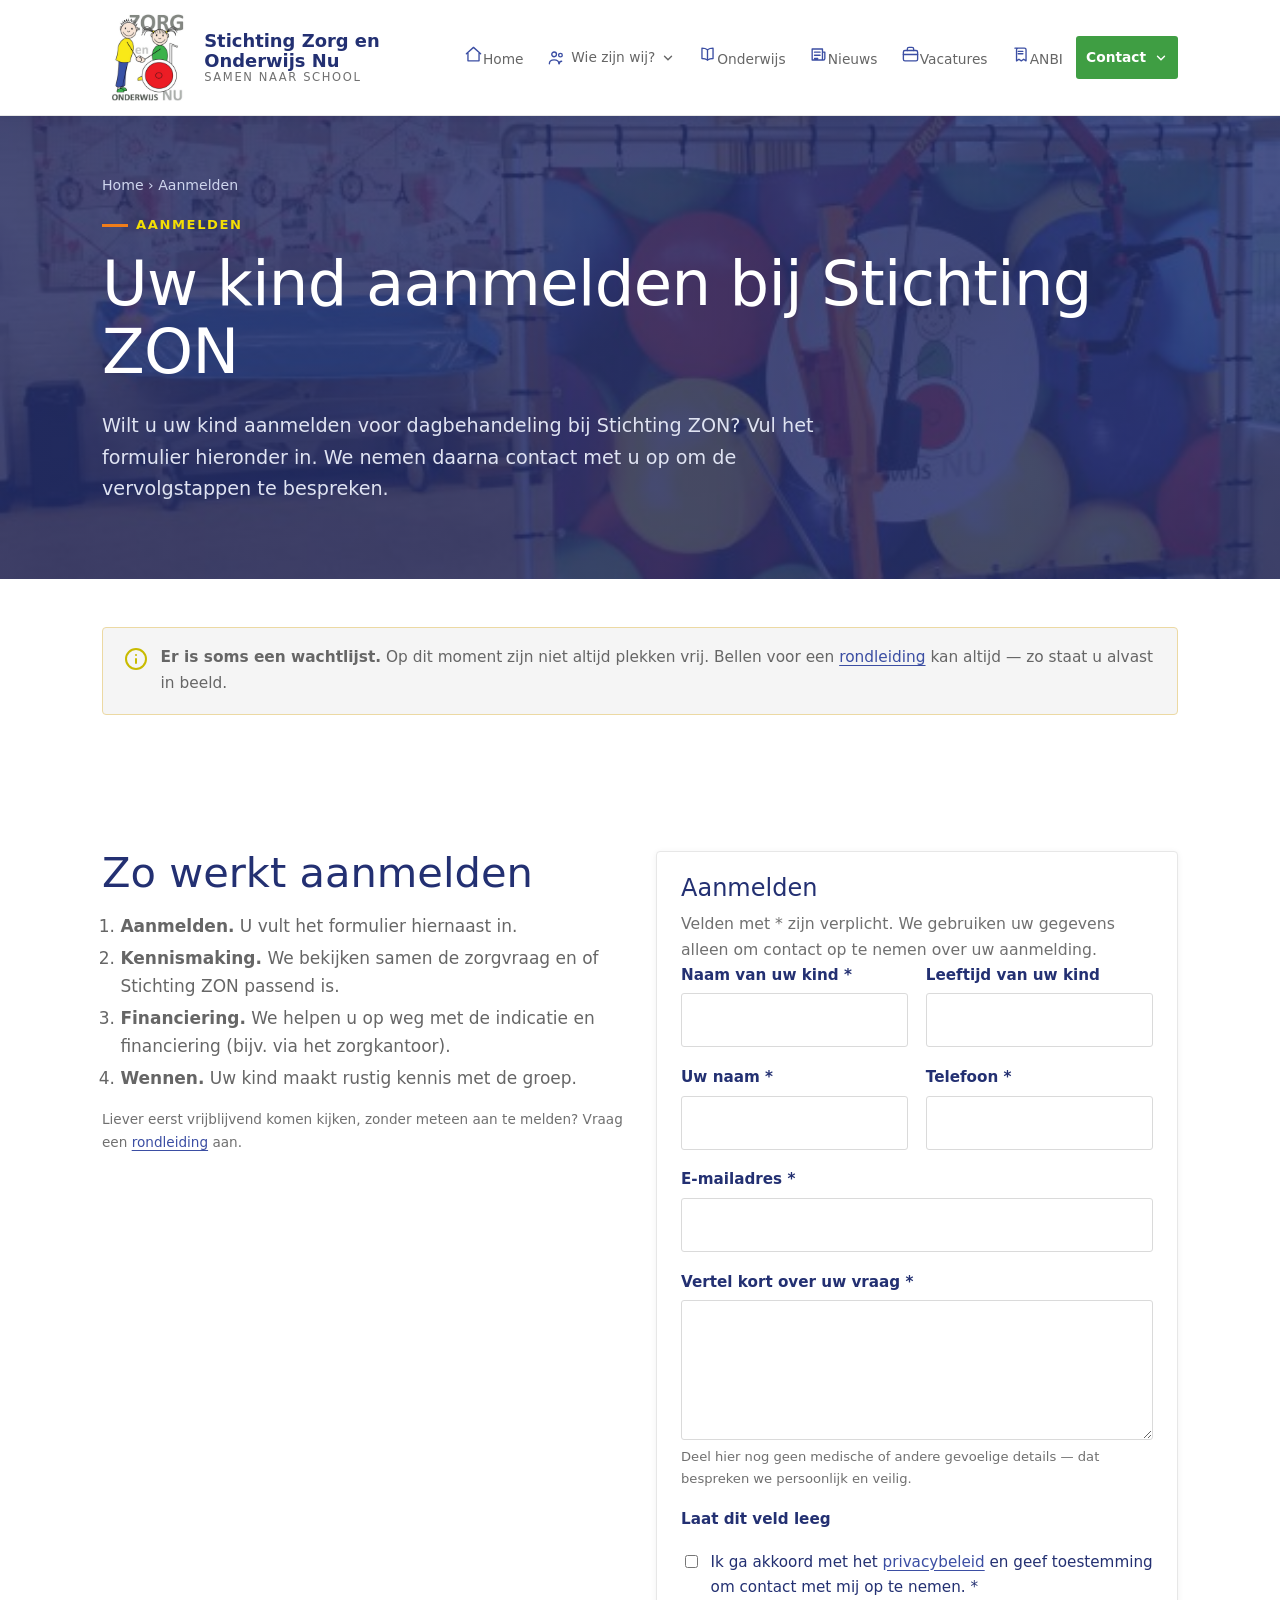
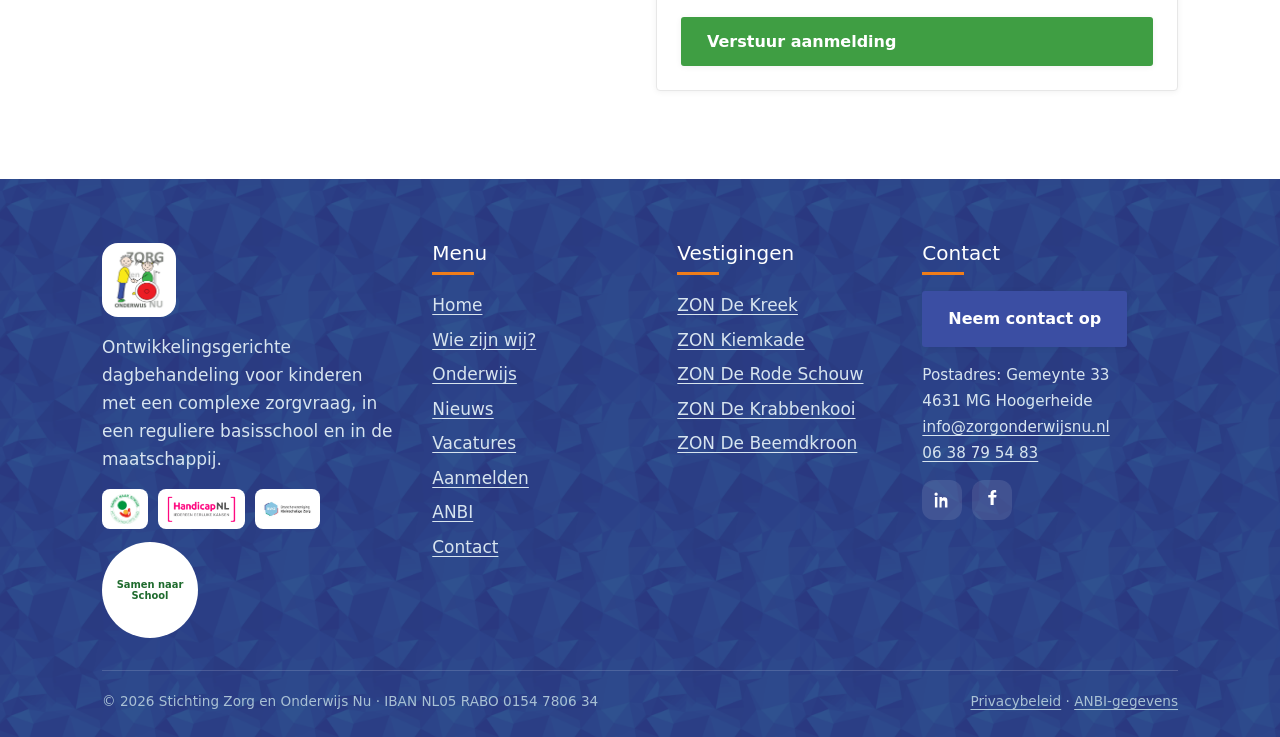
<file: aanmelden.html>
<!DOCTYPE html>
<html lang="nl">
<head>
  <meta charset="utf-8">
  <meta name="viewport" content="width=device-width, initial-scale=1">
  <meta http-equiv="Content-Security-Policy" content="default-src 'self'; base-uri 'self'; object-src 'none'; frame-ancestors 'none'; form-action 'self'; frame-src https://www.google.com https://maps.google.com https://www.facebook.com; img-src 'self' data:; style-src 'self' https://fonts.googleapis.com; font-src https://fonts.gstatic.com; script-src 'self'; connect-src 'self'; upgrade-insecure-requests">
  <meta http-equiv="X-Content-Type-Options" content="nosniff">
  <meta name="referrer" content="strict-origin-when-cross-origin">
  <meta name="color-scheme" content="light">
  <meta name="theme-color" content="#1F5FA6">
  <script src="assets/theme-init.js"></script>
  <title>Aanmelden — Stichting Zorg en Onderwijs Nu</title>
  <meta name="description" content="Meld uw kind aan bij Stichting ZON voor dagbesteding en dagbehandeling. Wij helpen u daarna op weg met de indicatie en financiering.">
  <link rel="icon" type="image/png" href="assets/favicon.png">
  <link rel="preconnect" href="https://fonts.googleapis.com">
  <link rel="preconnect" href="https://fonts.gstatic.com" crossorigin>
  <link href="https://fonts.googleapis.com/css2?family=Baloo+2:wght@500;600;700;800&family=Figtree:wght@400;500;600&family=Lato:wght@300;400;700&family=Open+Sans:wght@400;600;700&display=swap" rel="stylesheet">
  <link rel="stylesheet" href="assets/styles.css">
</head>
<body>
<a class="skip" href="#main">Direct naar de inhoud</a>
<header class="site-header">
  <div class="wrap nav">
    <a class="brand" href="index.html" aria-label="Stichting Zorg en Onderwijs Nu — home">
      <img src="assets/logo-zon.png" alt="" width="52" height="52">
      <span class="brand-text"><b>Stichting Zorg en Onderwijs Nu</b><span class="tagline">Samen naar School</span></span>
    </a>
    <button class="nav-toggle" aria-expanded="false" aria-controls="hoofdmenu" aria-label="Menu openen">
      <svg viewBox="0 0 24 24" fill="none" stroke="currentColor" stroke-width="2.2" stroke-linecap="round"><path d="M4 7h16M4 12h16M4 17h16"/></svg>
    </button>
    <ul class="menu" id="hoofdmenu" data-open="false">
      <li><a href="index.html"><span class="nav-ico" aria-hidden="true"><svg viewBox="0 0 24 24" fill="none" stroke="currentColor" stroke-width="1.7" stroke-linecap="round" stroke-linejoin="round"><path d="M3 11l9-8 9 8M5 10v10h14V10"/></svg></span><span class="nav-txt">Home</span></a></li>
      <li class="has-sub" data-open="false">
        <button aria-expanded="false"><span class="nav-ico" aria-hidden="true"><svg viewBox="0 0 24 24" fill="none" stroke="currentColor" stroke-width="1.7" stroke-linecap="round" stroke-linejoin="round"><circle cx="9" cy="8" r="3"/><circle cx="17" cy="9" r="2.3"/><path d="M3 20c0-3.3 2.7-5 6-5s6 1.7 6 5M15.5 20c0-2 1-3.3 3-3.3"/></svg></span><span class="nav-txt">Wie zijn wij?</span>
          <svg class="chev" viewBox="0 0 24 24" fill="none" stroke="currentColor" stroke-width="2.4" stroke-linecap="round"><path d="M6 9l6 6 6-6"/></svg>
        </button>
        <ul class="submenu">
          <li><a href="wie-zijn-wij.html">Overzicht</a></li>
          <li><a href="wie-zijn-wij.html#organisatie">Onze organisatie</a></li>
          <li><a href="wie-zijn-wij.html#bestuur">Het bestuur</a></li>
          <li><a href="wie-zijn-wij.html#medewerkers">Medewerkers</a></li>
        </ul>
      </li>
      <li><a href="onderwijs.html"><span class="nav-ico" aria-hidden="true"><svg viewBox="0 0 24 24" fill="none" stroke="currentColor" stroke-width="1.7" stroke-linecap="round" stroke-linejoin="round"><path d="M12 6c-1.8-1.3-4.3-2-7-2v13c2.7 0 5.2.7 7 2 1.8-1.3 4.3-2 7-2V4c-2.7 0-5.2.7-7 2z"/><path d="M12 6v13"/></svg></span><span class="nav-txt">Onderwijs</span></a></li>
      <li><a href="nieuws.html"><span class="nav-ico" aria-hidden="true"><svg viewBox="0 0 24 24" fill="none" stroke="currentColor" stroke-width="1.7" stroke-linecap="round" stroke-linejoin="round"><path d="M4 5h13v14H4zM17 9h3v8a2 2 0 0 1-2 2M7 9h7M7 13h7M7 17h4"/></svg></span><span class="nav-txt">Nieuws</span></a></li>
      <li><a href="vacatures.html"><span class="nav-ico" aria-hidden="true"><svg viewBox="0 0 24 24" fill="none" stroke="currentColor" stroke-width="1.7" stroke-linecap="round" stroke-linejoin="round"><rect x="3" y="7" width="18" height="13" rx="2"/><path d="M8 7V5a2 2 0 0 1 2-2h4a2 2 0 0 1 2 2v2M3 12h18"/></svg></span><span class="nav-txt">Vacatures</span></a></li>
      <li><a href="anbi.html"><span class="nav-ico" aria-hidden="true"><svg viewBox="0 0 24 24" fill="none" stroke="currentColor" stroke-width="1.7" stroke-linecap="round" stroke-linejoin="round"><path d="M5 4h12a2 2 0 0 1 2 2v14l-3-2-3 2-3-2-3 2V6a2 2 0 0 1 2-2z"/><path d="M9 8h6M9 11h6"/></svg></span><span class="nav-txt">ANBI</span></a></li>
      <li class="has-sub cta-item" data-open="false">
        <button aria-expanded="false"><span class="nav-txt">Contact</span>
          <svg class="chev" viewBox="0 0 24 24" fill="none" stroke="currentColor" stroke-width="2.4" stroke-linecap="round"><path d="M6 9l6 6 6-6"/></svg>
        </button>
        <ul class="submenu">
          <li><a href="aanmelden.html" aria-current="page">Kind aanmelden</a></li>
          <li><a href="rondleiding.html">Rondleiding aanvragen</a></li>
          <li><a href="contact.html">Vraag of bericht</a></li>
        </ul>
      </li>
    </ul>
  </div>
</header>
<main id="main">

  <section class="page-hero page-hero--photo">
    <div class="wrap">
      <p class="crumbs"><a href="index.html">Home</a> › Aanmelden</p>
      <span class="eyebrow">Aanmelden</span>
      <h1>Uw kind aanmelden bij Stichting ZON</h1>
      <p class="lead">Wilt u uw kind aanmelden voor dagbehandeling bij Stichting ZON? Vul het formulier hieronder in. We nemen daarna contact met u op om de vervolgstappen te bespreken.</p>
    </div>
  </section>

  <section class="section section--tight">
    <div class="wrap">
      <div class="notice">
        <svg viewBox="0 0 24 24" fill="none" stroke="currentColor" stroke-width="2" stroke-linecap="round" stroke-linejoin="round"><circle cx="12" cy="12" r="10"/><path d="M12 16v-4M12 8h.01"/></svg>
        <p><strong>Er is soms een wachtlijst.</strong> Op dit moment zijn niet altijd plekken vrij. Bellen voor een <a href="rondleiding.html">rondleiding</a> kan altijd — zo staat u alvast in beeld.</p>
      </div>
    </div>
  </section>

  <section class="section">
    <div class="wrap grid grid-2 align-start">
      <div>
        <h2>Zo werkt aanmelden</h2>
        <ol>
          <li><strong>Aanmelden.</strong> U vult het formulier hiernaast in.</li>
          <li><strong>Kennismaking.</strong> We bekijken samen de zorgvraag en of Stichting ZON passend is.</li>
          <li><strong>Financiering.</strong> We helpen u op weg met de indicatie en financiering (bijv. via het zorgkantoor).</li>
          <li><strong>Wennen.</strong> Uw kind maakt rustig kennis met de groep.</li>
        </ol>
        <p class="form-note">Liever eerst vrijblijvend komen kijken, zonder meteen aan te melden? Vraag een <a href="rondleiding.html">rondleiding</a> aan.</p>
      </div>

      <div class="card">
        <h2>Aanmelden</h2>
        <p class="form-note">Velden met * zijn verplicht. We gebruiken uw gegevens alleen om contact op te nemen over uw aanmelding.</p>
        <form class="form" data-zon-form name="aanmelden" data-netlify="true" netlify-honeypot="website" action="/" method="post" novalidate>
          <input type="hidden" name="form-name" value="aanmelden">
          <div class="row-2">
            <div class="field">
              <label for="kind-naam">Naam van uw kind *</label>
              <input id="kind-naam" name="kind_naam" type="text" autocomplete="off" required maxlength="80">
            </div>
            <div class="field">
              <label for="leeftijd">Leeftijd van uw kind</label>
              <input id="leeftijd" name="leeftijd" type="number" inputmode="numeric" min="0" max="18" maxlength="2">
            </div>
          </div>
          <div class="row-2">
            <div class="field">
              <label for="naam">Uw naam *</label>
              <input id="naam" name="naam" type="text" autocomplete="name" required maxlength="80">
            </div>
            <div class="field">
              <label for="tel">Telefoon *</label>
              <input id="tel" name="telefoon" type="tel" autocomplete="tel" required maxlength="20">
            </div>
          </div>
          <div class="field">
            <label for="email">E-mailadres *</label>
            <input id="email" name="email" type="email" autocomplete="email" required maxlength="120">
          </div>
          <div class="field">
            <label for="bericht">Vertel kort over uw vraag *</label>
            <textarea id="bericht" name="bericht" required maxlength="1500"></textarea>
            <span class="hint">Deel hier nog geen medische of andere gevoelige details — dat bespreken we persoonlijk en veilig.</span>
          </div>
          <div class="field" aria-hidden="true">
            <label for="website">Laat dit veld leeg</label>
            <input class="hp" id="website" name="website" type="text" tabindex="-1" autocomplete="off">
          </div>
          <div class="field field--checkbox">
            <input id="akkoord" name="akkoord" type="checkbox" required>
            <label for="akkoord">Ik ga akkoord met het <a href="contact.html#privacy">privacybeleid</a> en geef toestemming om contact met mij op te nemen. *</label>
          </div>
          <button class="btn btn--primary" type="submit">Verstuur aanmelding</button>
          <p class="form-note" data-status role="status" tabindex="-1" hidden></p>
        </form>
      </div>
    </div>
  </section>

</main>
<footer class="site-footer">
  <div class="wrap">
    <div class="footer-grid">
      <div class="foot-brand">
        <img src="assets/logo-zon.png" alt="Logo Stichting Zorg en Onderwijs Nu" width="74" height="74">
        <p>Ontwikkelingsgerichte dagbehandeling voor kinderen met een complexe zorgvraag, in een reguliere basisschool en in de maatschappij.</p>
        <div class="partners"><a href="https://gehandicaptekind.nl/" target="_blank" rel="noopener noreferrer"><img src="assets/logos/nsgk.png" alt="Stichting Gehandicapte Kind" height="40"></a><a href="https://handicap.nl/" target="_blank" rel="noopener noreferrer"><img src="assets/logos/handicapnl.png" alt="HandicapNL" height="40"></a><a href="https://bvkz.nl/" target="_blank" rel="noopener noreferrer"><img src="assets/logos/bvkz.jpg" alt="BVKZ" height="40"></a></div><a class="sns-badge" href="https://www.samennaarschool.nl/" target="_blank" rel="noopener noreferrer">Samen naar School</a>
      </div>
      <div>
        <h4>Menu</h4><span class="foot-divider" aria-hidden="true"></span>
        <ul>
          <li><a href="index.html">Home</a></li>
          <li><a href="wie-zijn-wij.html">Wie zijn wij?</a></li>
          <li><a href="onderwijs.html">Onderwijs</a></li>
          <li><a href="nieuws.html">Nieuws</a></li>
          <li><a href="vacatures.html">Vacatures</a></li>
          <li><a href="aanmelden.html">Aanmelden</a></li>
          <li><a href="anbi.html">ANBI</a></li>
          <li><a href="contact.html">Contact</a></li>
        </ul>
      </div>
      <div>
        <h4>Vestigingen</h4><span class="foot-divider" aria-hidden="true"></span>
        <ul><li><a href="index.html#de-kreek">ZON De Kreek</a></li><li><a href="index.html#kiemkade">ZON Kiemkade</a></li><li><a href="index.html#de-rode-schouw">ZON De Rode Schouw</a></li><li><a href="index.html#de-krabbenkooi">ZON De Krabbenkooi</a></li><li><a href="index.html#de-beemdkroon">ZON De Beemdkroon</a></li></ul>
      </div>
      <div>
        <h4>Contact</h4><span class="foot-divider" aria-hidden="true"></span>
        <p><a class="btn btn--brand" href="contact.html">Neem contact op</a></p>
        <address>Postadres: Gemeynte 33<br>4631 MG Hoogerheide<br><a href="mailto:info@zorgonderwijsnu.nl">info@zorgonderwijsnu.nl</a><br><a href="tel:+31638795483">06 38 79 54 83</a></address>
        <div class="socials">
          <a href="https://nl.linkedin.com/company/zorg-en-onderwijs-nu" target="_blank" rel="noopener noreferrer" aria-label="LinkedIn (opent in nieuw tabblad)"><svg viewBox="0 0 24 24" fill="currentColor"><path d="M6.94 5a2 2 0 1 1-4 0 2 2 0 0 1 4 0zM3.5 8.5h3V21h-3V8.5zM9 8.5h2.9v1.7h.04c.4-.76 1.4-1.56 2.9-1.56 3.1 0 3.67 2 3.67 4.7V21h-3v-5.5c0-1.3-.02-3-1.85-3-1.85 0-2.13 1.44-2.13 2.9V21H9V8.5z"/></svg></a>
          <a href="https://www.facebook.com/zorgenonderwijsnu" target="_blank" rel="noopener noreferrer" aria-label="Facebook (opent in nieuw tabblad)"><svg viewBox="0 0 24 24" fill="currentColor"><path d="M14 9h3l.5-3H14V4.5c0-.9.3-1.5 1.6-1.5H17V.2C16.6.1 15.6 0 14.5 0 12 0 10.3 1.5 10.3 4.2V6H7.5v3h2.8v9h3.7V9z"/></svg></a>
        </div>
      </div>
    </div>
    <div class="foot-bottom">
      <span>© 2026 Stichting Zorg en Onderwijs Nu · IBAN NL05 RABO 0154 7806 34</span>
      <span><a href="contact.html#privacy">Privacybeleid</a> · <a href="anbi.html">ANBI-gegevens</a></span>
    </div>
  </div>
</footer>

<script src="assets/nav.js"></script>
<script src="assets/form.js"></script>
</body>
</html>
</file>
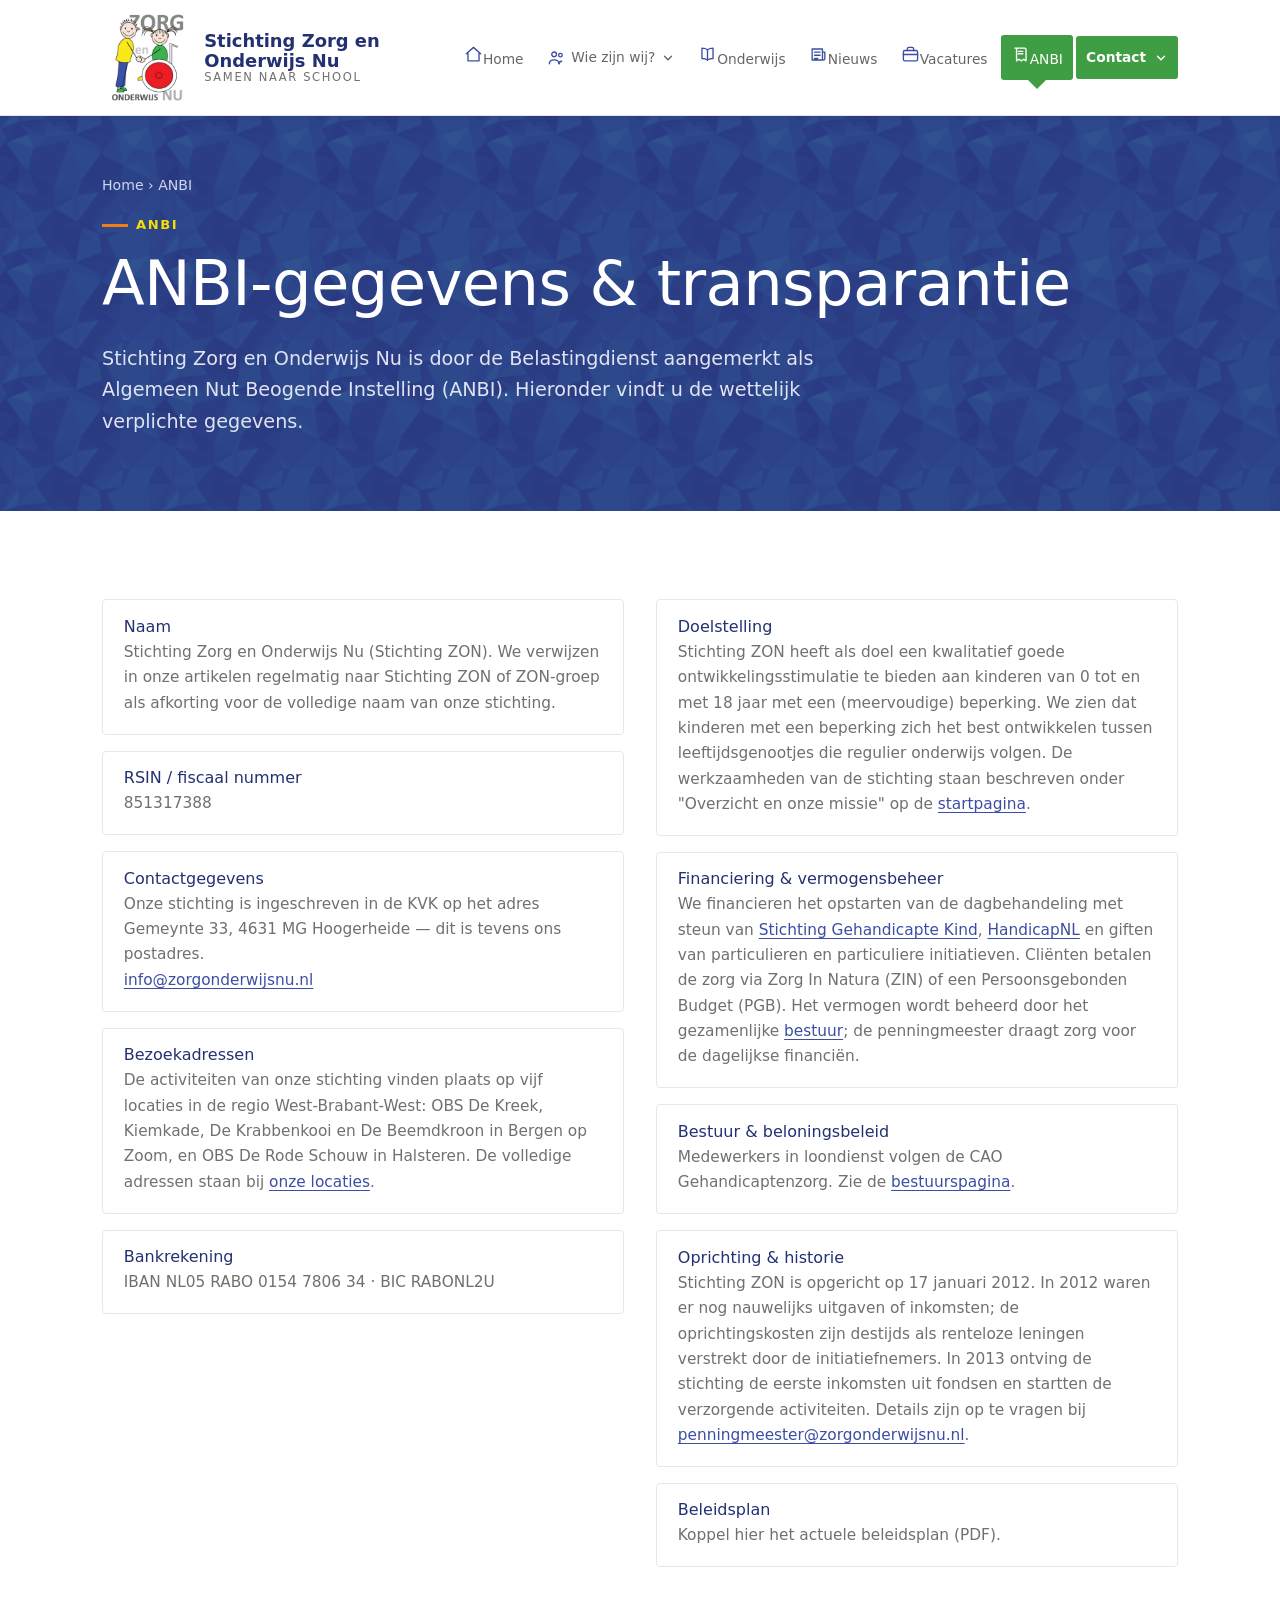
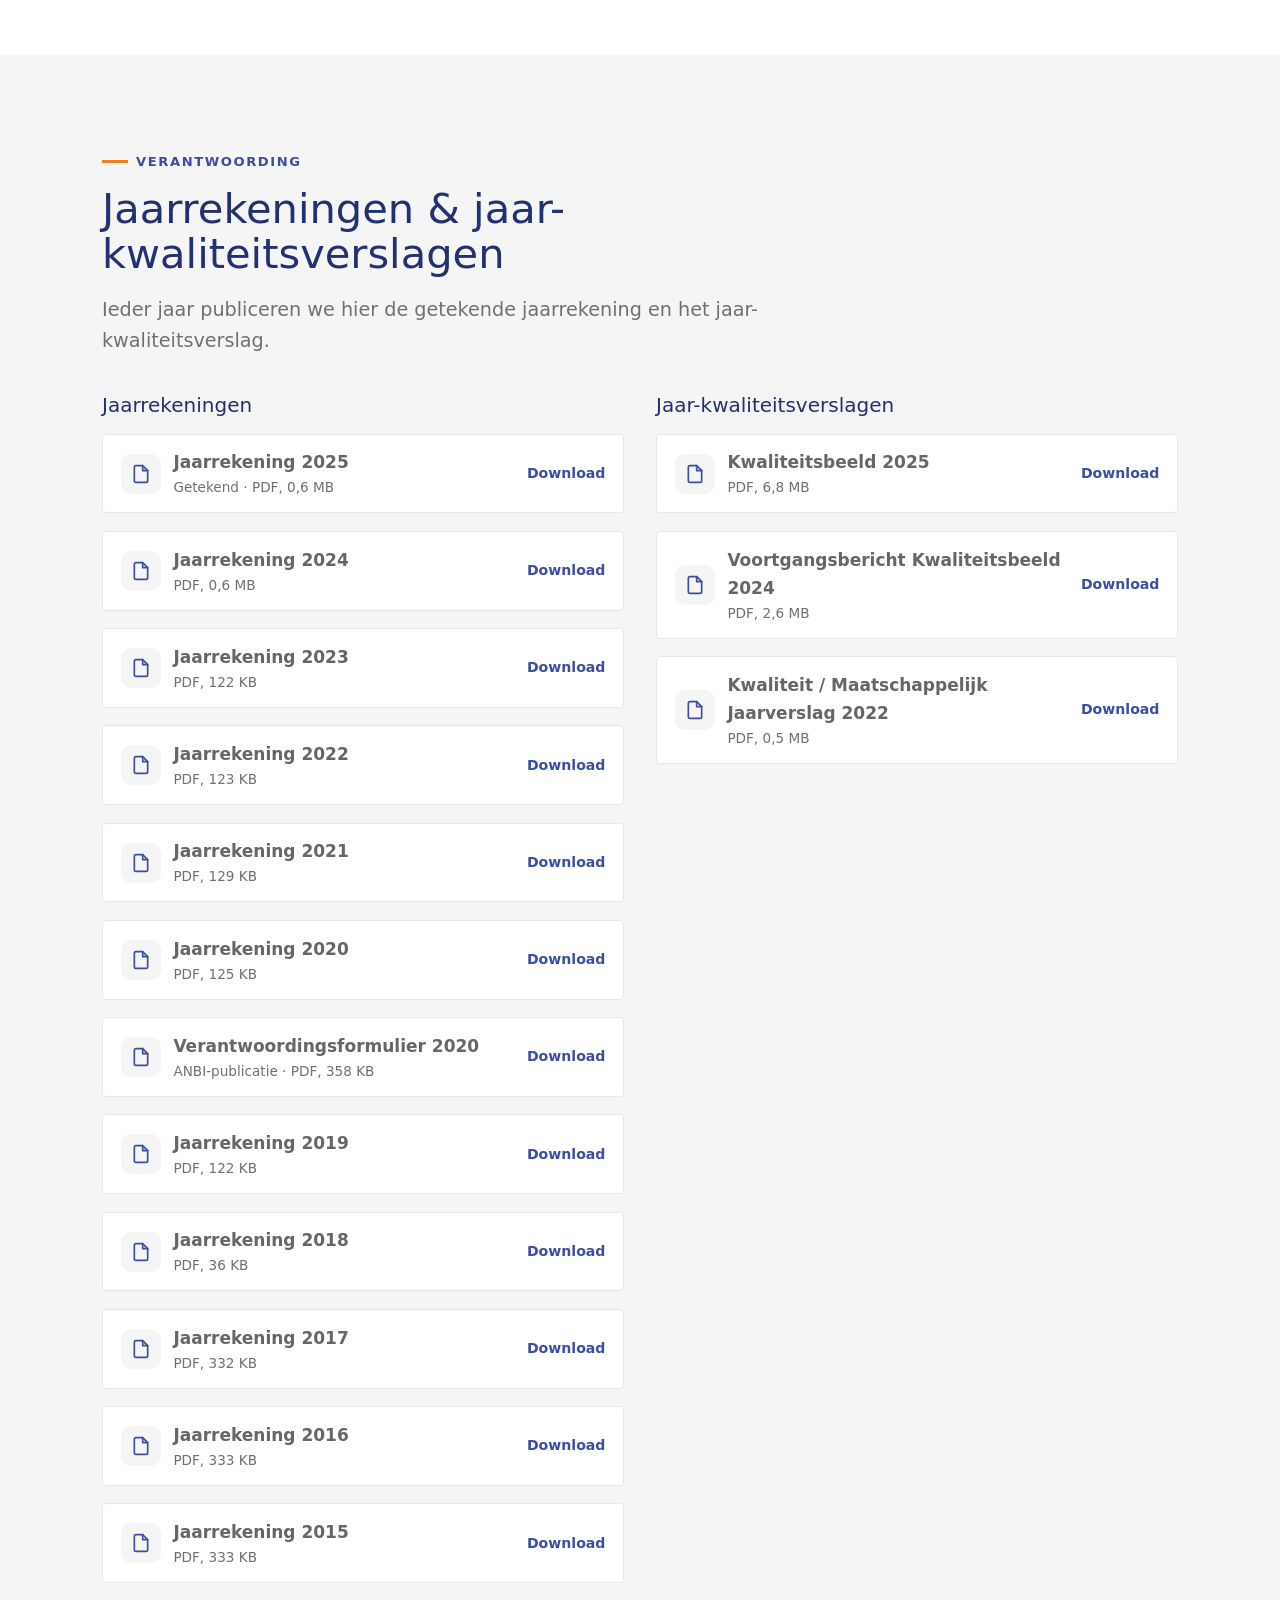
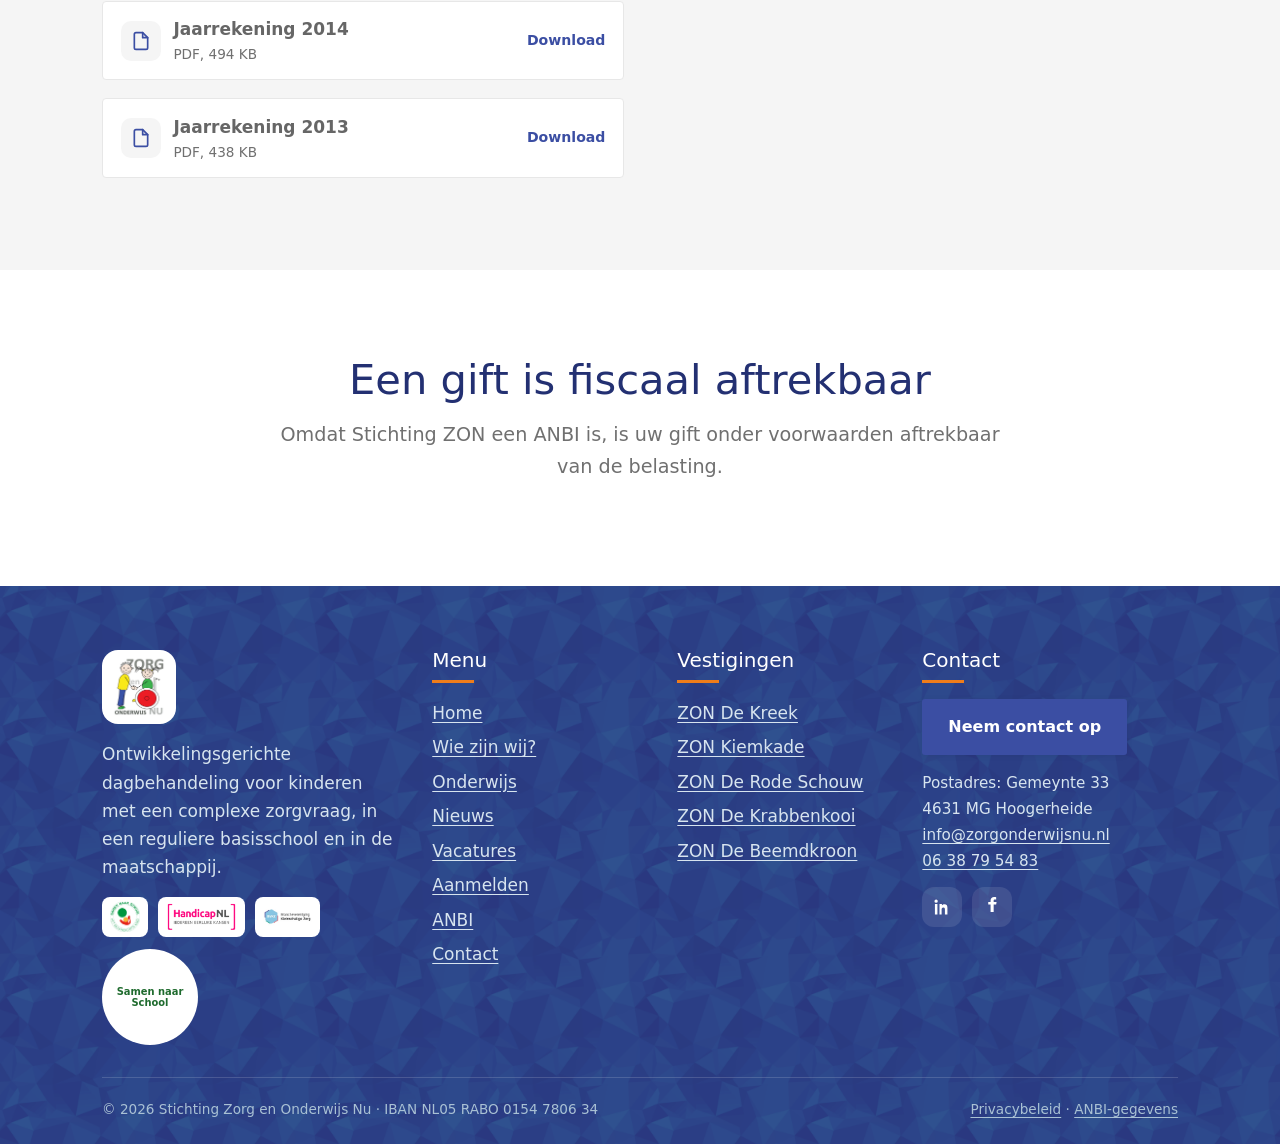
<file: anbi.html>
<!DOCTYPE html>
<html lang="nl">
<head>
  <meta charset="utf-8">
  <meta name="viewport" content="width=device-width, initial-scale=1">
  <meta http-equiv="Content-Security-Policy" content="default-src 'self'; base-uri 'self'; object-src 'none'; frame-ancestors 'none'; form-action 'self'; frame-src https://www.google.com https://maps.google.com https://www.facebook.com; img-src 'self' data:; style-src 'self' https://fonts.googleapis.com; font-src https://fonts.gstatic.com; script-src 'self'; connect-src 'self'; upgrade-insecure-requests">
  <meta http-equiv="X-Content-Type-Options" content="nosniff">
  <meta name="referrer" content="strict-origin-when-cross-origin">
  <meta name="color-scheme" content="light">
  <meta name="theme-color" content="#1F5FA6">
  <script src="assets/theme-init.js"></script>
  <title>ANBI — Stichting Zorg en Onderwijs Nu</title>
  <meta name="description" content="ANBI-gegevens van Stichting Zorg en Onderwijs Nu: doelstelling, bestuur, beloningsbeleid en financiële verantwoording.">
  <link rel="icon" type="image/png" href="assets/favicon.png">
  <link rel="preconnect" href="https://fonts.googleapis.com">
  <link rel="preconnect" href="https://fonts.gstatic.com" crossorigin>
  <link href="https://fonts.googleapis.com/css2?family=Baloo+2:wght@500;600;700;800&family=Figtree:wght@400;500;600&family=Lato:wght@300;400;700&family=Open+Sans:wght@400;600;700&display=swap" rel="stylesheet">
  <link rel="stylesheet" href="assets/styles.css">
</head>
<body>
<a class="skip" href="#main">Direct naar de inhoud</a>
<header class="site-header">
  <div class="wrap nav">
    <a class="brand" href="index.html" aria-label="Stichting Zorg en Onderwijs Nu — home">
      <img src="assets/logo-zon.png" alt="" width="52" height="52">
      <span class="brand-text"><b>Stichting Zorg en Onderwijs Nu</b><span class="tagline">Samen naar School</span></span>
    </a>
    <button class="nav-toggle" aria-expanded="false" aria-controls="hoofdmenu" aria-label="Menu openen">
      <svg viewBox="0 0 24 24" fill="none" stroke="currentColor" stroke-width="2.2" stroke-linecap="round"><path d="M4 7h16M4 12h16M4 17h16"/></svg>
    </button>
    <ul class="menu" id="hoofdmenu" data-open="false">
      <li><a href="index.html"><span class="nav-ico" aria-hidden="true"><svg viewBox="0 0 24 24" fill="none" stroke="currentColor" stroke-width="1.7" stroke-linecap="round" stroke-linejoin="round"><path d="M3 11l9-8 9 8M5 10v10h14V10"/></svg></span><span class="nav-txt">Home</span></a></li>
      <li class="has-sub" data-open="false">
        <button aria-expanded="false"><span class="nav-ico" aria-hidden="true"><svg viewBox="0 0 24 24" fill="none" stroke="currentColor" stroke-width="1.7" stroke-linecap="round" stroke-linejoin="round"><circle cx="9" cy="8" r="3"/><circle cx="17" cy="9" r="2.3"/><path d="M3 20c0-3.3 2.7-5 6-5s6 1.7 6 5M15.5 20c0-2 1-3.3 3-3.3"/></svg></span><span class="nav-txt">Wie zijn wij?</span>
          <svg class="chev" viewBox="0 0 24 24" fill="none" stroke="currentColor" stroke-width="2.4" stroke-linecap="round"><path d="M6 9l6 6 6-6"/></svg>
        </button>
        <ul class="submenu">
          <li><a href="wie-zijn-wij.html">Overzicht</a></li>
          <li><a href="wie-zijn-wij.html#organisatie">Onze organisatie</a></li>
          <li><a href="wie-zijn-wij.html#bestuur">Het bestuur</a></li>
          <li><a href="wie-zijn-wij.html#medewerkers">Medewerkers</a></li>
        </ul>
      </li>
      <li><a href="onderwijs.html"><span class="nav-ico" aria-hidden="true"><svg viewBox="0 0 24 24" fill="none" stroke="currentColor" stroke-width="1.7" stroke-linecap="round" stroke-linejoin="round"><path d="M12 6c-1.8-1.3-4.3-2-7-2v13c2.7 0 5.2.7 7 2 1.8-1.3 4.3-2 7-2V4c-2.7 0-5.2.7-7 2z"/><path d="M12 6v13"/></svg></span><span class="nav-txt">Onderwijs</span></a></li>
      <li><a href="nieuws.html"><span class="nav-ico" aria-hidden="true"><svg viewBox="0 0 24 24" fill="none" stroke="currentColor" stroke-width="1.7" stroke-linecap="round" stroke-linejoin="round"><path d="M4 5h13v14H4zM17 9h3v8a2 2 0 0 1-2 2M7 9h7M7 13h7M7 17h4"/></svg></span><span class="nav-txt">Nieuws</span></a></li>
      <li><a href="vacatures.html"><span class="nav-ico" aria-hidden="true"><svg viewBox="0 0 24 24" fill="none" stroke="currentColor" stroke-width="1.7" stroke-linecap="round" stroke-linejoin="round"><rect x="3" y="7" width="18" height="13" rx="2"/><path d="M8 7V5a2 2 0 0 1 2-2h4a2 2 0 0 1 2 2v2M3 12h18"/></svg></span><span class="nav-txt">Vacatures</span></a></li>
      <li><a href="anbi.html" aria-current="page"><span class="nav-ico" aria-hidden="true"><svg viewBox="0 0 24 24" fill="none" stroke="currentColor" stroke-width="1.7" stroke-linecap="round" stroke-linejoin="round"><path d="M5 4h12a2 2 0 0 1 2 2v14l-3-2-3 2-3-2-3 2V6a2 2 0 0 1 2-2z"/><path d="M9 8h6M9 11h6"/></svg></span><span class="nav-txt">ANBI</span></a></li>
      <li class="has-sub cta-item" data-open="false">
        <button aria-expanded="false"><span class="nav-txt">Contact</span>
          <svg class="chev" viewBox="0 0 24 24" fill="none" stroke="currentColor" stroke-width="2.4" stroke-linecap="round"><path d="M6 9l6 6 6-6"/></svg>
        </button>
        <ul class="submenu">
          <li><a href="aanmelden.html">Kind aanmelden</a></li>
          <li><a href="rondleiding.html">Rondleiding aanvragen</a></li>
          <li><a href="contact.html">Vraag of bericht</a></li>
        </ul>
      </li>
    </ul>
  </div>
</header>
<main id="main">

  <section class="page-hero">
    <div class="wrap">
      <p class="crumbs"><a href="index.html">Home</a> › ANBI</p>
      <span class="eyebrow">ANBI</span>
      <h1>ANBI-gegevens &amp; transparantie</h1>
      <p class="lead">Stichting Zorg en Onderwijs Nu is door de Belastingdienst aangemerkt als Algemeen Nut Beogende Instelling (ANBI). Hieronder vindt u de wettelijk verplichte gegevens.</p>
    </div>
  </section>

  <section class="section">
    <div class="wrap grid grid-2 align-start">
      <div class="dl">
        <div class="item"><h4>Naam</h4><p>Stichting Zorg en Onderwijs Nu (Stichting ZON). We verwijzen in onze artikelen regelmatig naar Stichting ZON of ZON-groep als afkorting voor de volledige naam van onze stichting.</p></div>
        <div class="item"><h4>RSIN / fiscaal nummer</h4><p>851317388</p></div>
        <div class="item"><h4>Contactgegevens</h4><address>Onze stichting is ingeschreven in de KVK op het adres Gemeynte 33, 4631 MG Hoogerheide — dit is tevens ons postadres.<br><a href="mailto:info@zorgonderwijsnu.nl">info@zorgonderwijsnu.nl</a></address></div>
        <div class="item"><h4>Bezoekadressen</h4><p>De activiteiten van onze stichting vinden plaats op vijf locaties in de regio West-Brabant-West: OBS De Kreek, Kiemkade, De Krabbenkooi en De Beemdkroon in Bergen op Zoom, en OBS De Rode Schouw in Halsteren. De volledige adressen staan bij <a href="index.html#locaties">onze locaties</a>.</p></div>
        <div class="item"><h4>Bankrekening</h4><p>IBAN NL05 RABO 0154 7806 34 · BIC RABONL2U</p></div>
      </div>
      <div class="dl">
        <div class="item"><h4>Doelstelling</h4><p>Stichting ZON heeft als doel een kwalitatief goede ontwikkelingsstimulatie te bieden aan kinderen van 0 tot en met 18 jaar met een (meervoudige) beperking. We zien dat kinderen met een beperking zich het best ontwikkelen tussen leeftijdsgenootjes die regulier onderwijs volgen. De werkzaamheden van de stichting staan beschreven onder "Overzicht en onze missie" op de <a href="index.html">startpagina</a>.</p></div>
        <div class="item"><h4>Financiering &amp; vermogensbeheer</h4><p>We financieren het opstarten van de dagbehandeling met steun van <a href="https://gehandicaptekind.nl/" target="_blank" rel="noopener noreferrer">Stichting Gehandicapte Kind</a>, <a href="https://handicap.nl/" target="_blank" rel="noopener noreferrer">HandicapNL</a> en giften van particulieren en particuliere initiatieven. Cliënten betalen de zorg via Zorg In Natura (ZIN) of een Persoonsgebonden Budget (PGB). Het vermogen wordt beheerd door het gezamenlijke <a href="wie-zijn-wij.html#bestuur">bestuur</a>; de penningmeester draagt zorg voor de dagelijkse financiën.</p></div>
        <div class="item"><h4>Bestuur &amp; beloningsbeleid</h4><p>Medewerkers in loondienst volgen de CAO Gehandicaptenzorg. Zie de <a href="wie-zijn-wij.html#bestuur">bestuurspagina</a>.</p></div>
        <div class="item"><h4>Oprichting &amp; historie</h4><p>Stichting ZON is opgericht op 17 januari 2012. In 2012 waren er nog nauwelijks uitgaven of inkomsten; de oprichtingskosten zijn destijds als renteloze leningen verstrekt door de initiatiefnemers. In 2013 ontving de stichting de eerste inkomsten uit fondsen en startten de verzorgende activiteiten. Details zijn op te vragen bij <a href="mailto:penningmeester@zorgonderwijsnu.nl">penningmeester@zorgonderwijsnu.nl</a>.</p></div>
        <div class="item"><h4>Beleidsplan</h4><p>Koppel hier het actuele beleidsplan (PDF).</p></div>
      </div>
    </div>
  </section>

  <section class="section wash-cool">
    <div class="wrap">
      <div class="section-head">
        <span class="eyebrow">Verantwoording</span>
        <h2>Jaarrekeningen &amp; jaar-kwaliteitsverslagen</h2>
        <p class="lead">Ieder jaar publiceren we hier de getekende jaarrekening en het jaar-kwaliteitsverslag.</p>
      </div>
      <div class="grid grid-2 align-start">
        <div>
          <h3>Jaarrekeningen</h3>
          <ul class="doc-list">
            <li><span class="file-icon"><svg viewBox="0 0 24 24" fill="none" stroke="currentColor" stroke-width="2" stroke-linecap="round" stroke-linejoin="round"><path d="M14 2H6a2 2 0 0 0-2 2v16a2 2 0 0 0 2 2h12a2 2 0 0 0 2-2V8z"/><path d="M14 2v6h6"/></svg></span><span class="meta"><span class="title">Jaarrekening 2025</span><span class="sub">Getekend · PDF, 0,6 MB</span></span><a class="dl-link" href="documenten/jaarrekening-2025.pdf" download>Download</a></li>
            <li><span class="file-icon"><svg viewBox="0 0 24 24" fill="none" stroke="currentColor" stroke-width="2" stroke-linecap="round" stroke-linejoin="round"><path d="M14 2H6a2 2 0 0 0-2 2v16a2 2 0 0 0 2 2h12a2 2 0 0 0 2-2V8z"/><path d="M14 2v6h6"/></svg></span><span class="meta"><span class="title">Jaarrekening 2024</span><span class="sub">PDF, 0,6 MB</span></span><a class="dl-link" href="documenten/jaarrekening-2024.pdf" download>Download</a></li>
            <li><span class="file-icon"><svg viewBox="0 0 24 24" fill="none" stroke="currentColor" stroke-width="2" stroke-linecap="round" stroke-linejoin="round"><path d="M14 2H6a2 2 0 0 0-2 2v16a2 2 0 0 0 2 2h12a2 2 0 0 0 2-2V8z"/><path d="M14 2v6h6"/></svg></span><span class="meta"><span class="title">Jaarrekening 2023</span><span class="sub">PDF, 122 KB</span></span><a class="dl-link" href="documenten/jaarrekening-2023.pdf" download>Download</a></li>
            <li><span class="file-icon"><svg viewBox="0 0 24 24" fill="none" stroke="currentColor" stroke-width="2" stroke-linecap="round" stroke-linejoin="round"><path d="M14 2H6a2 2 0 0 0-2 2v16a2 2 0 0 0 2 2h12a2 2 0 0 0 2-2V8z"/><path d="M14 2v6h6"/></svg></span><span class="meta"><span class="title">Jaarrekening 2022</span><span class="sub">PDF, 123 KB</span></span><a class="dl-link" href="documenten/jaarrekening-2022.pdf" download>Download</a></li>
            <li><span class="file-icon"><svg viewBox="0 0 24 24" fill="none" stroke="currentColor" stroke-width="2" stroke-linecap="round" stroke-linejoin="round"><path d="M14 2H6a2 2 0 0 0-2 2v16a2 2 0 0 0 2 2h12a2 2 0 0 0 2-2V8z"/><path d="M14 2v6h6"/></svg></span><span class="meta"><span class="title">Jaarrekening 2021</span><span class="sub">PDF, 129 KB</span></span><a class="dl-link" href="documenten/jaarrekening-2021.pdf" download>Download</a></li>
            <li><span class="file-icon"><svg viewBox="0 0 24 24" fill="none" stroke="currentColor" stroke-width="2" stroke-linecap="round" stroke-linejoin="round"><path d="M14 2H6a2 2 0 0 0-2 2v16a2 2 0 0 0 2 2h12a2 2 0 0 0 2-2V8z"/><path d="M14 2v6h6"/></svg></span><span class="meta"><span class="title">Jaarrekening 2020</span><span class="sub">PDF, 125 KB</span></span><a class="dl-link" href="documenten/jaarrekening-2020.pdf" download>Download</a></li>
            <li><span class="file-icon"><svg viewBox="0 0 24 24" fill="none" stroke="currentColor" stroke-width="2" stroke-linecap="round" stroke-linejoin="round"><path d="M14 2H6a2 2 0 0 0-2 2v16a2 2 0 0 0 2 2h12a2 2 0 0 0 2-2V8z"/><path d="M14 2v6h6"/></svg></span><span class="meta"><span class="title">Verantwoordingsformulier 2020</span><span class="sub">ANBI-publicatie · PDF, 358 KB</span></span><a class="dl-link" href="documenten/anbi-publicatie-2020.pdf" download>Download</a></li>
            <li><span class="file-icon"><svg viewBox="0 0 24 24" fill="none" stroke="currentColor" stroke-width="2" stroke-linecap="round" stroke-linejoin="round"><path d="M14 2H6a2 2 0 0 0-2 2v16a2 2 0 0 0 2 2h12a2 2 0 0 0 2-2V8z"/><path d="M14 2v6h6"/></svg></span><span class="meta"><span class="title">Jaarrekening 2019</span><span class="sub">PDF, 122 KB</span></span><a class="dl-link" href="documenten/jaarrekening-2019.pdf" download>Download</a></li>
            <li><span class="file-icon"><svg viewBox="0 0 24 24" fill="none" stroke="currentColor" stroke-width="2" stroke-linecap="round" stroke-linejoin="round"><path d="M14 2H6a2 2 0 0 0-2 2v16a2 2 0 0 0 2 2h12a2 2 0 0 0 2-2V8z"/><path d="M14 2v6h6"/></svg></span><span class="meta"><span class="title">Jaarrekening 2018</span><span class="sub">PDF, 36 KB</span></span><a class="dl-link" href="documenten/jaarrekening-2018.pdf" download>Download</a></li>
            <li><span class="file-icon"><svg viewBox="0 0 24 24" fill="none" stroke="currentColor" stroke-width="2" stroke-linecap="round" stroke-linejoin="round"><path d="M14 2H6a2 2 0 0 0-2 2v16a2 2 0 0 0 2 2h12a2 2 0 0 0 2-2V8z"/><path d="M14 2v6h6"/></svg></span><span class="meta"><span class="title">Jaarrekening 2017</span><span class="sub">PDF, 332 KB</span></span><a class="dl-link" href="documenten/jaarrekening-2017.pdf" download>Download</a></li>
            <li><span class="file-icon"><svg viewBox="0 0 24 24" fill="none" stroke="currentColor" stroke-width="2" stroke-linecap="round" stroke-linejoin="round"><path d="M14 2H6a2 2 0 0 0-2 2v16a2 2 0 0 0 2 2h12a2 2 0 0 0 2-2V8z"/><path d="M14 2v6h6"/></svg></span><span class="meta"><span class="title">Jaarrekening 2016</span><span class="sub">PDF, 333 KB</span></span><a class="dl-link" href="documenten/jaarrekening-2016.pdf" download>Download</a></li>
            <li><span class="file-icon"><svg viewBox="0 0 24 24" fill="none" stroke="currentColor" stroke-width="2" stroke-linecap="round" stroke-linejoin="round"><path d="M14 2H6a2 2 0 0 0-2 2v16a2 2 0 0 0 2 2h12a2 2 0 0 0 2-2V8z"/><path d="M14 2v6h6"/></svg></span><span class="meta"><span class="title">Jaarrekening 2015</span><span class="sub">PDF, 333 KB</span></span><a class="dl-link" href="documenten/jaarrekening-2015.pdf" download>Download</a></li>
            <li><span class="file-icon"><svg viewBox="0 0 24 24" fill="none" stroke="currentColor" stroke-width="2" stroke-linecap="round" stroke-linejoin="round"><path d="M14 2H6a2 2 0 0 0-2 2v16a2 2 0 0 0 2 2h12a2 2 0 0 0 2-2V8z"/><path d="M14 2v6h6"/></svg></span><span class="meta"><span class="title">Jaarrekening 2014</span><span class="sub">PDF, 494 KB</span></span><a class="dl-link" href="documenten/jaarrekening-2014.pdf" download>Download</a></li>
            <li><span class="file-icon"><svg viewBox="0 0 24 24" fill="none" stroke="currentColor" stroke-width="2" stroke-linecap="round" stroke-linejoin="round"><path d="M14 2H6a2 2 0 0 0-2 2v16a2 2 0 0 0 2 2h12a2 2 0 0 0 2-2V8z"/><path d="M14 2v6h6"/></svg></span><span class="meta"><span class="title">Jaarrekening 2013</span><span class="sub">PDF, 438 KB</span></span><a class="dl-link" href="documenten/jaarrekening-2013.pdf" download>Download</a></li>
          </ul>
        </div>
        <div>
          <h3>Jaar-kwaliteitsverslagen</h3>
          <ul class="doc-list">
            <li><span class="file-icon"><svg viewBox="0 0 24 24" fill="none" stroke="currentColor" stroke-width="2" stroke-linecap="round" stroke-linejoin="round"><path d="M14 2H6a2 2 0 0 0-2 2v16a2 2 0 0 0 2 2h12a2 2 0 0 0 2-2V8z"/><path d="M14 2v6h6"/></svg></span><span class="meta"><span class="title">Kwaliteitsbeeld 2025</span><span class="sub">PDF, 6,8 MB</span></span><a class="dl-link" href="documenten/kwaliteitsbeeld-2025.pdf" download>Download</a></li>
            <li><span class="file-icon"><svg viewBox="0 0 24 24" fill="none" stroke="currentColor" stroke-width="2" stroke-linecap="round" stroke-linejoin="round"><path d="M14 2H6a2 2 0 0 0-2 2v16a2 2 0 0 0 2 2h12a2 2 0 0 0 2-2V8z"/><path d="M14 2v6h6"/></svg></span><span class="meta"><span class="title">Voortgangsbericht Kwaliteitsbeeld 2024</span><span class="sub">PDF, 2,6 MB</span></span><a class="dl-link" href="documenten/kwaliteitsbeeld-2024.pdf" download>Download</a></li>
            <li><span class="file-icon"><svg viewBox="0 0 24 24" fill="none" stroke="currentColor" stroke-width="2" stroke-linecap="round" stroke-linejoin="round"><path d="M14 2H6a2 2 0 0 0-2 2v16a2 2 0 0 0 2 2h12a2 2 0 0 0 2-2V8z"/><path d="M14 2v6h6"/></svg></span><span class="meta"><span class="title">Kwaliteit / Maatschappelijk Jaarverslag 2022</span><span class="sub">PDF, 0,5 MB</span></span><a class="dl-link" href="documenten/kwaliteitsbeeld-2022.pdf" download>Download</a></li>
          </ul>
        </div>
      </div>
    </div>
  </section>

  <section class="section">
    <div class="wrap center">
      <h2>Een gift is fiscaal aftrekbaar</h2>
      <p class="lead">Omdat Stichting ZON een ANBI is, is uw gift onder voorwaarden aftrekbaar van de belasting.</p>
    </div>
  </section>

</main>
<footer class="site-footer">
  <div class="wrap">
    <div class="footer-grid">
      <div class="foot-brand">
        <img src="assets/logo-zon.png" alt="Logo Stichting Zorg en Onderwijs Nu" width="74" height="74">
        <p>Ontwikkelingsgerichte dagbehandeling voor kinderen met een complexe zorgvraag, in een reguliere basisschool en in de maatschappij.</p>
        <div class="partners"><a href="https://gehandicaptekind.nl/" target="_blank" rel="noopener noreferrer"><img src="assets/logos/nsgk.png" alt="Stichting Gehandicapte Kind" height="40"></a><a href="https://handicap.nl/" target="_blank" rel="noopener noreferrer"><img src="assets/logos/handicapnl.png" alt="HandicapNL" height="40"></a><a href="https://bvkz.nl/" target="_blank" rel="noopener noreferrer"><img src="assets/logos/bvkz.jpg" alt="BVKZ" height="40"></a></div><a class="sns-badge" href="https://www.samennaarschool.nl/" target="_blank" rel="noopener noreferrer">Samen naar School</a>
      </div>
      <div>
        <h4>Menu</h4><span class="foot-divider" aria-hidden="true"></span>
        <ul>
          <li><a href="index.html">Home</a></li>
          <li><a href="wie-zijn-wij.html">Wie zijn wij?</a></li>
          <li><a href="onderwijs.html">Onderwijs</a></li>
          <li><a href="nieuws.html">Nieuws</a></li>
          <li><a href="vacatures.html">Vacatures</a></li>
          <li><a href="aanmelden.html">Aanmelden</a></li>
          <li><a href="anbi.html">ANBI</a></li>
          <li><a href="contact.html">Contact</a></li>
        </ul>
      </div>
      <div>
        <h4>Vestigingen</h4><span class="foot-divider" aria-hidden="true"></span>
        <ul><li><a href="index.html#de-kreek">ZON De Kreek</a></li><li><a href="index.html#kiemkade">ZON Kiemkade</a></li><li><a href="index.html#de-rode-schouw">ZON De Rode Schouw</a></li><li><a href="index.html#de-krabbenkooi">ZON De Krabbenkooi</a></li><li><a href="index.html#de-beemdkroon">ZON De Beemdkroon</a></li></ul>
      </div>
      <div>
        <h4>Contact</h4><span class="foot-divider" aria-hidden="true"></span>
        <p><a class="btn btn--brand" href="contact.html">Neem contact op</a></p>
        <address>Postadres: Gemeynte 33<br>4631 MG Hoogerheide<br><a href="mailto:info@zorgonderwijsnu.nl">info@zorgonderwijsnu.nl</a><br><a href="tel:+31638795483">06 38 79 54 83</a></address>
        <div class="socials">
          <a href="https://nl.linkedin.com/company/zorg-en-onderwijs-nu" target="_blank" rel="noopener noreferrer" aria-label="LinkedIn (opent in nieuw tabblad)"><svg viewBox="0 0 24 24" fill="currentColor"><path d="M6.94 5a2 2 0 1 1-4 0 2 2 0 0 1 4 0zM3.5 8.5h3V21h-3V8.5zM9 8.5h2.9v1.7h.04c.4-.76 1.4-1.56 2.9-1.56 3.1 0 3.67 2 3.67 4.7V21h-3v-5.5c0-1.3-.02-3-1.85-3-1.85 0-2.13 1.44-2.13 2.9V21H9V8.5z"/></svg></a>
          <a href="https://www.facebook.com/zorgenonderwijsnu" target="_blank" rel="noopener noreferrer" aria-label="Facebook (opent in nieuw tabblad)"><svg viewBox="0 0 24 24" fill="currentColor"><path d="M14 9h3l.5-3H14V4.5c0-.9.3-1.5 1.6-1.5H17V.2C16.6.1 15.6 0 14.5 0 12 0 10.3 1.5 10.3 4.2V6H7.5v3h2.8v9h3.7V9z"/></svg></a>
        </div>
      </div>
    </div>
    <div class="foot-bottom">
      <span>© 2026 Stichting Zorg en Onderwijs Nu · IBAN NL05 RABO 0154 7806 34</span>
      <span><a href="contact.html#privacy">Privacybeleid</a> · <a href="anbi.html">ANBI-gegevens</a></span>
    </div>
  </div>
</footer>

<script src="assets/nav.js"></script>
</body>
</html>
</file>
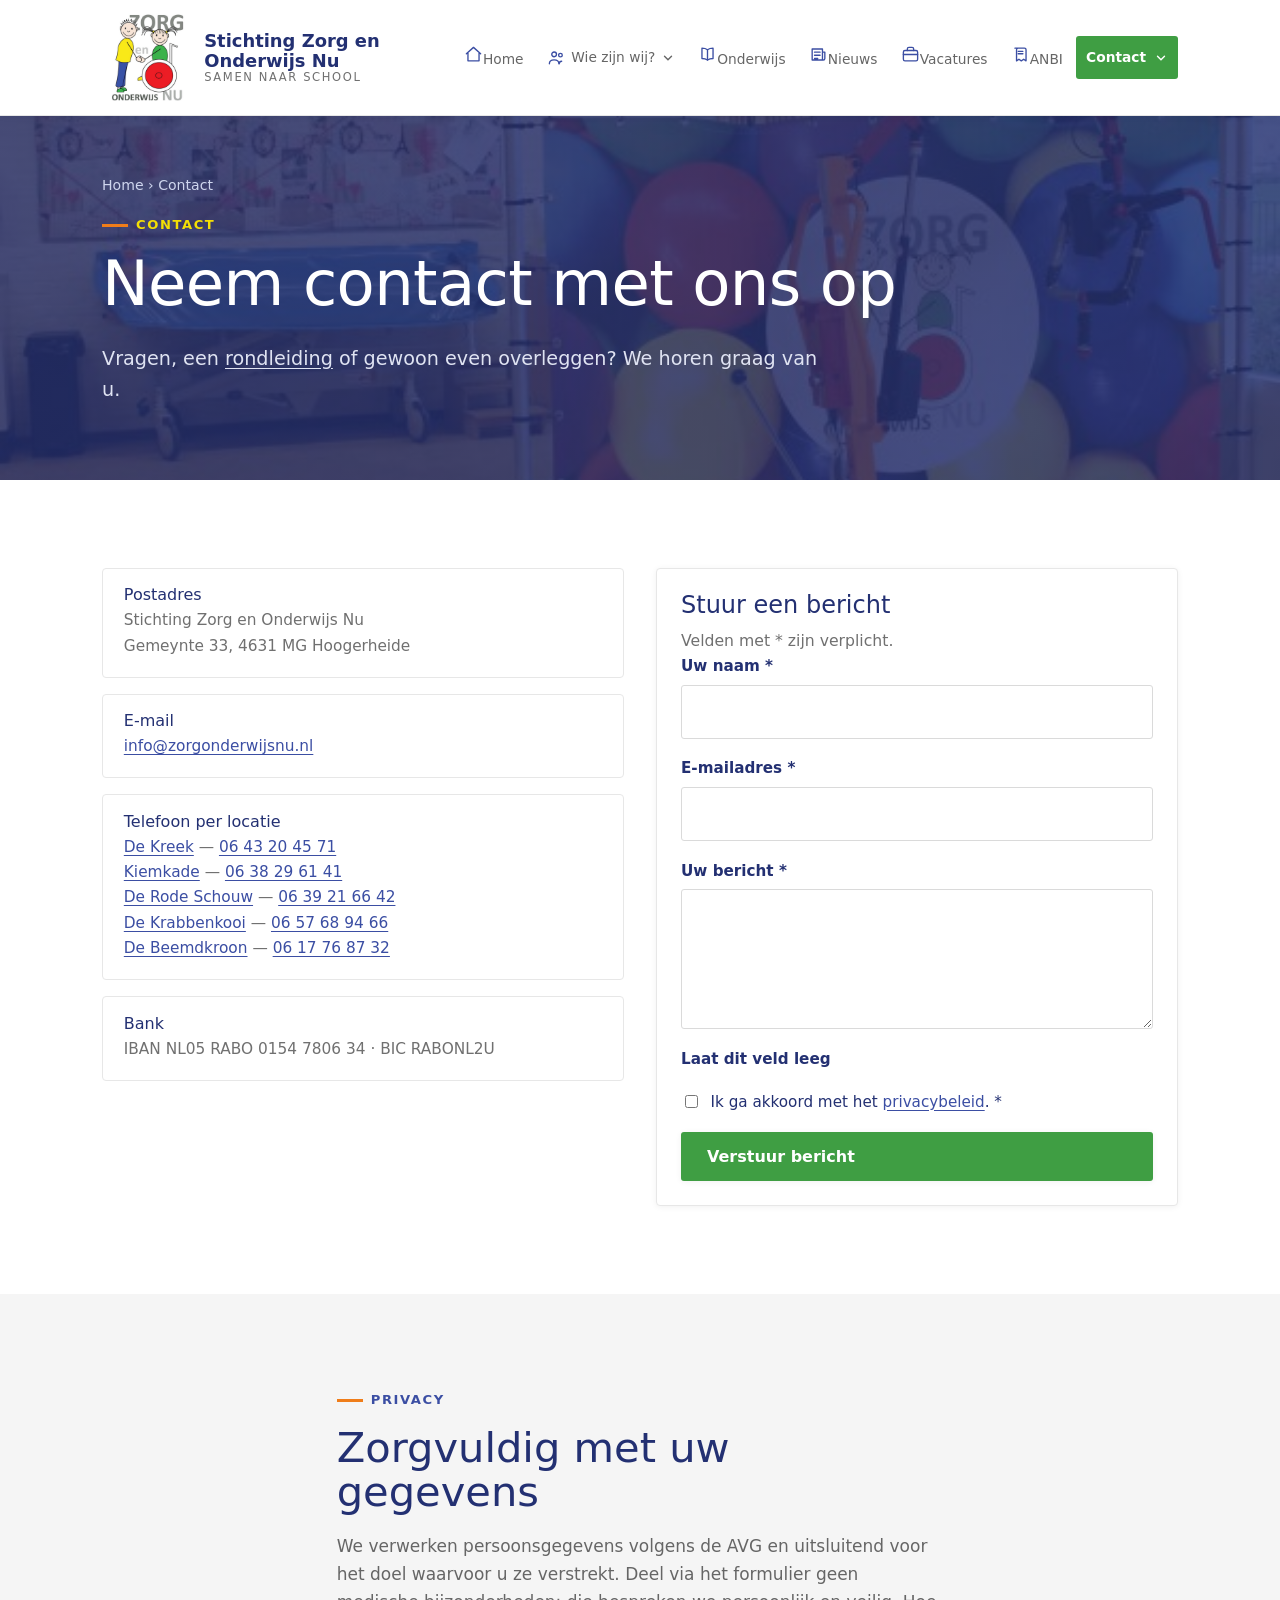
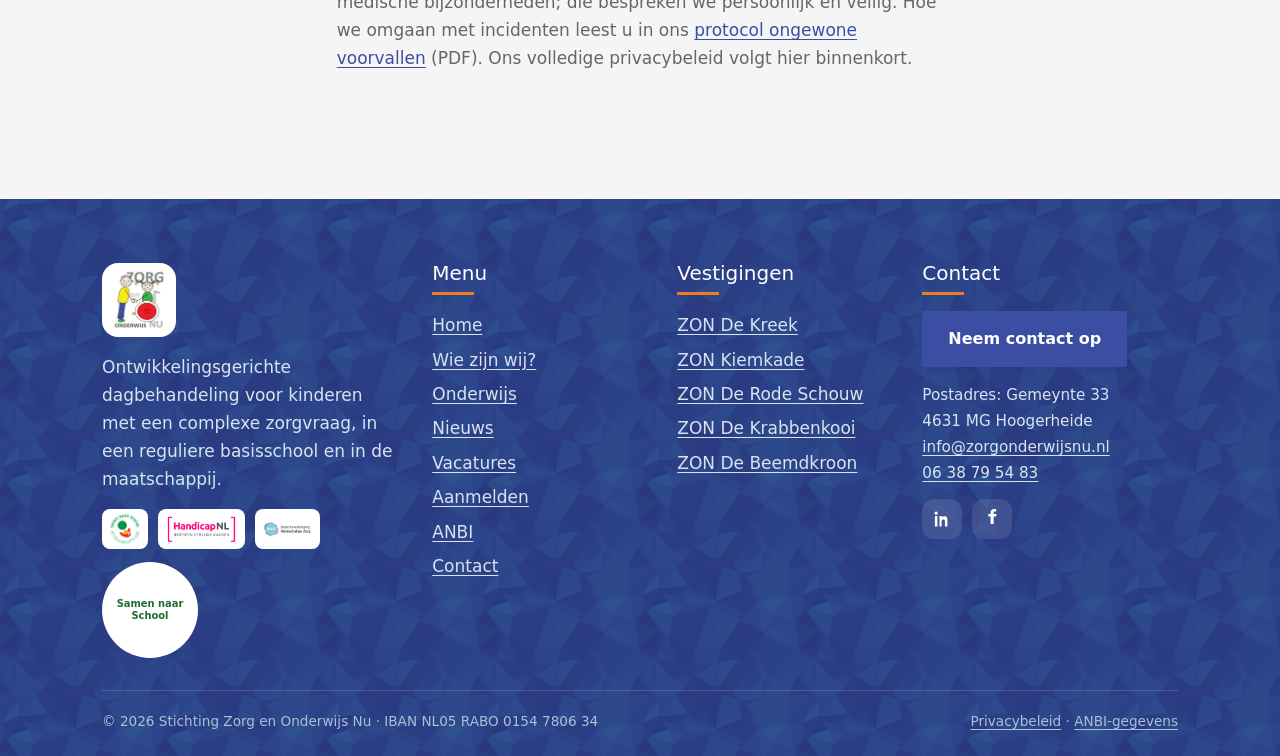
<file: contact.html>
<!DOCTYPE html>
<html lang="nl">
<head>
  <meta charset="utf-8">
  <meta name="viewport" content="width=device-width, initial-scale=1">
  <meta http-equiv="Content-Security-Policy" content="default-src 'self'; base-uri 'self'; object-src 'none'; frame-ancestors 'none'; form-action 'self'; frame-src https://www.google.com https://maps.google.com https://www.facebook.com; img-src 'self' data:; style-src 'self' https://fonts.googleapis.com; font-src https://fonts.gstatic.com; script-src 'self'; connect-src 'self'; upgrade-insecure-requests">
  <meta http-equiv="X-Content-Type-Options" content="nosniff">
  <meta name="referrer" content="strict-origin-when-cross-origin">
  <meta name="color-scheme" content="light">
  <meta name="theme-color" content="#1F5FA6">
  <script src="assets/theme-init.js"></script>
  <title>Contact — Stichting Zorg en Onderwijs Nu</title>
  <meta name="description" content="Neem contact op met Stichting Zorg en Onderwijs Nu. Adressen, telefoonnummers per locatie en een beveiligd contactformulier.">
  <link rel="icon" type="image/png" href="assets/favicon.png">
  <link rel="preconnect" href="https://fonts.googleapis.com">
  <link rel="preconnect" href="https://fonts.gstatic.com" crossorigin>
  <link href="https://fonts.googleapis.com/css2?family=Baloo+2:wght@500;600;700;800&family=Figtree:wght@400;500;600&family=Lato:wght@300;400;700&family=Open+Sans:wght@400;600;700&display=swap" rel="stylesheet">
  <link rel="stylesheet" href="assets/styles.css">
</head>
<body>
<a class="skip" href="#main">Direct naar de inhoud</a>
<header class="site-header">
  <div class="wrap nav">
    <a class="brand" href="index.html" aria-label="Stichting Zorg en Onderwijs Nu — home">
      <img src="assets/logo-zon.png" alt="" width="52" height="52">
      <span class="brand-text"><b>Stichting Zorg en Onderwijs Nu</b><span class="tagline">Samen naar School</span></span>
    </a>
    <button class="nav-toggle" aria-expanded="false" aria-controls="hoofdmenu" aria-label="Menu openen">
      <svg viewBox="0 0 24 24" fill="none" stroke="currentColor" stroke-width="2.2" stroke-linecap="round"><path d="M4 7h16M4 12h16M4 17h16"/></svg>
    </button>
    <ul class="menu" id="hoofdmenu" data-open="false">
      <li><a href="index.html"><span class="nav-ico" aria-hidden="true"><svg viewBox="0 0 24 24" fill="none" stroke="currentColor" stroke-width="1.7" stroke-linecap="round" stroke-linejoin="round"><path d="M3 11l9-8 9 8M5 10v10h14V10"/></svg></span><span class="nav-txt">Home</span></a></li>
      <li class="has-sub" data-open="false">
        <button aria-expanded="false"><span class="nav-ico" aria-hidden="true"><svg viewBox="0 0 24 24" fill="none" stroke="currentColor" stroke-width="1.7" stroke-linecap="round" stroke-linejoin="round"><circle cx="9" cy="8" r="3"/><circle cx="17" cy="9" r="2.3"/><path d="M3 20c0-3.3 2.7-5 6-5s6 1.7 6 5M15.5 20c0-2 1-3.3 3-3.3"/></svg></span><span class="nav-txt">Wie zijn wij?</span>
          <svg class="chev" viewBox="0 0 24 24" fill="none" stroke="currentColor" stroke-width="2.4" stroke-linecap="round"><path d="M6 9l6 6 6-6"/></svg>
        </button>
        <ul class="submenu">
          <li><a href="wie-zijn-wij.html">Overzicht</a></li>
          <li><a href="wie-zijn-wij.html#organisatie">Onze organisatie</a></li>
          <li><a href="wie-zijn-wij.html#bestuur">Het bestuur</a></li>
          <li><a href="wie-zijn-wij.html#medewerkers">Medewerkers</a></li>
        </ul>
      </li>
      <li><a href="onderwijs.html"><span class="nav-ico" aria-hidden="true"><svg viewBox="0 0 24 24" fill="none" stroke="currentColor" stroke-width="1.7" stroke-linecap="round" stroke-linejoin="round"><path d="M12 6c-1.8-1.3-4.3-2-7-2v13c2.7 0 5.2.7 7 2 1.8-1.3 4.3-2 7-2V4c-2.7 0-5.2.7-7 2z"/><path d="M12 6v13"/></svg></span><span class="nav-txt">Onderwijs</span></a></li>
      <li><a href="nieuws.html"><span class="nav-ico" aria-hidden="true"><svg viewBox="0 0 24 24" fill="none" stroke="currentColor" stroke-width="1.7" stroke-linecap="round" stroke-linejoin="round"><path d="M4 5h13v14H4zM17 9h3v8a2 2 0 0 1-2 2M7 9h7M7 13h7M7 17h4"/></svg></span><span class="nav-txt">Nieuws</span></a></li>
      <li><a href="vacatures.html"><span class="nav-ico" aria-hidden="true"><svg viewBox="0 0 24 24" fill="none" stroke="currentColor" stroke-width="1.7" stroke-linecap="round" stroke-linejoin="round"><rect x="3" y="7" width="18" height="13" rx="2"/><path d="M8 7V5a2 2 0 0 1 2-2h4a2 2 0 0 1 2 2v2M3 12h18"/></svg></span><span class="nav-txt">Vacatures</span></a></li>
      <li><a href="anbi.html"><span class="nav-ico" aria-hidden="true"><svg viewBox="0 0 24 24" fill="none" stroke="currentColor" stroke-width="1.7" stroke-linecap="round" stroke-linejoin="round"><path d="M5 4h12a2 2 0 0 1 2 2v14l-3-2-3 2-3-2-3 2V6a2 2 0 0 1 2-2z"/><path d="M9 8h6M9 11h6"/></svg></span><span class="nav-txt">ANBI</span></a></li>
      <li class="has-sub cta-item" data-open="false">
        <button aria-expanded="false"><span class="nav-txt">Contact</span>
          <svg class="chev" viewBox="0 0 24 24" fill="none" stroke="currentColor" stroke-width="2.4" stroke-linecap="round"><path d="M6 9l6 6 6-6"/></svg>
        </button>
        <ul class="submenu">
          <li><a href="aanmelden.html">Kind aanmelden</a></li>
          <li><a href="rondleiding.html">Rondleiding aanvragen</a></li>
          <li><a href="contact.html" aria-current="page">Vraag of bericht</a></li>
        </ul>
      </li>
    </ul>
  </div>
</header>
<main id="main">

  <section class="page-hero page-hero--photo">
    <div class="wrap">
      <p class="crumbs"><a href="index.html">Home</a> › Contact</p>
      <span class="eyebrow">Contact</span>
      <h1>Neem contact met ons op</h1>
      <p class="lead">Vragen, een <a href="rondleiding.html">rondleiding</a> of gewoon even overleggen? We horen graag van u.</p>
    </div>
  </section>

  <section class="section">
    <div class="wrap grid grid-2 align-start">
      <div class="dl">
        <div class="item"><h4>Postadres</h4><address>Stichting Zorg en Onderwijs Nu<br>Gemeynte 33, 4631 MG Hoogerheide</address></div>
        <div class="item"><h4>E-mail</h4><p><a href="mailto:info@zorgonderwijsnu.nl">info@zorgonderwijsnu.nl</a></p></div>
        <div class="item"><h4>Telefoon per locatie</h4>
          <p><a href="index.html#de-kreek">De Kreek</a> — <a href="tel:+31643204571">06 43 20 45 71</a><br>
             <a href="index.html#kiemkade">Kiemkade</a> — <a href="tel:+31638296141">06 38 29 61 41</a><br>
             <a href="index.html#de-rode-schouw">De Rode Schouw</a> — <a href="tel:+31639216642">06 39 21 66 42</a><br>
             <a href="index.html#de-krabbenkooi">De Krabbenkooi</a> — <a href="tel:+31657689466">06 57 68 94 66</a><br>
             <a href="index.html#de-beemdkroon">De Beemdkroon</a> — <a href="tel:+31617768732">06 17 76 87 32</a></p></div>
        <div class="item"><h4>Bank</h4><p>IBAN NL05 RABO 0154 7806 34 · BIC RABONL2U</p></div>
      </div>

      <div class="card">
        <h2>Stuur een bericht</h2>
        <p class="form-note">Velden met * zijn verplicht.</p>
        <form class="form" data-zon-form name="contact" data-netlify="true" netlify-honeypot="website" action="/" method="post" novalidate>
          <input type="hidden" name="form-name" value="contact">
          <div class="field">
            <label for="cnaam">Uw naam *</label>
            <input id="cnaam" name="naam" type="text" autocomplete="name" required maxlength="80">
          </div>
          <div class="field">
            <label for="cemail">E-mailadres *</label>
            <input id="cemail" name="email" type="email" autocomplete="email" required maxlength="120">
          </div>
          <div class="field">
            <label for="cbericht">Uw bericht *</label>
            <textarea id="cbericht" name="bericht" required maxlength="1500"></textarea>
          </div>
          <div class="field" aria-hidden="true">
            <label for="cwebsite">Laat dit veld leeg</label>
            <input class="hp" id="cwebsite" name="website" type="text" tabindex="-1" autocomplete="off">
          </div>
          <div class="field field--checkbox">
            <input id="cakkoord" name="akkoord" type="checkbox" required>
            <label for="cakkoord">Ik ga akkoord met het <a href="#privacy">privacybeleid</a>. *</label>
          </div>
          <button class="btn btn--primary" type="submit">Verstuur bericht</button>
          <p class="form-note" data-status role="status" tabindex="-1" hidden></p>
        </form>
      </div>
    </div>
  </section>

  <section class="section wash-cool" id="privacy">
    <div class="wrap section-head">
      <span class="eyebrow">Privacy</span>
      <h2>Zorgvuldig met uw gegevens</h2>
      <p>We verwerken persoonsgegevens volgens de AVG en uitsluitend voor het doel waarvoor u ze verstrekt. Deel via het formulier geen medische bijzonderheden; die bespreken we persoonlijk en veilig. Hoe we omgaan met incidenten leest u in ons <a href="documenten/protocol-ongewone-voorvallen-2022.pdf" download>protocol ongewone voorvallen</a> (PDF). Ons volledige privacybeleid volgt hier binnenkort.</p>
    </div>
  </section>

</main>
<footer class="site-footer">
  <div class="wrap">
    <div class="footer-grid">
      <div class="foot-brand">
        <img src="assets/logo-zon.png" alt="Logo Stichting Zorg en Onderwijs Nu" width="74" height="74">
        <p>Ontwikkelingsgerichte dagbehandeling voor kinderen met een complexe zorgvraag, in een reguliere basisschool en in de maatschappij.</p>
        <div class="partners"><a href="https://gehandicaptekind.nl/" target="_blank" rel="noopener noreferrer"><img src="assets/logos/nsgk.png" alt="Stichting Gehandicapte Kind" height="40"></a><a href="https://handicap.nl/" target="_blank" rel="noopener noreferrer"><img src="assets/logos/handicapnl.png" alt="HandicapNL" height="40"></a><a href="https://bvkz.nl/" target="_blank" rel="noopener noreferrer"><img src="assets/logos/bvkz.jpg" alt="BVKZ" height="40"></a></div><a class="sns-badge" href="https://www.samennaarschool.nl/" target="_blank" rel="noopener noreferrer">Samen naar School</a>
      </div>
      <div>
        <h4>Menu</h4><span class="foot-divider" aria-hidden="true"></span>
        <ul>
          <li><a href="index.html">Home</a></li>
          <li><a href="wie-zijn-wij.html">Wie zijn wij?</a></li>
          <li><a href="onderwijs.html">Onderwijs</a></li>
          <li><a href="nieuws.html">Nieuws</a></li>
          <li><a href="vacatures.html">Vacatures</a></li>
          <li><a href="aanmelden.html">Aanmelden</a></li>
          <li><a href="anbi.html">ANBI</a></li>
          <li><a href="contact.html">Contact</a></li>
        </ul>
      </div>
      <div>
        <h4>Vestigingen</h4><span class="foot-divider" aria-hidden="true"></span>
        <ul><li><a href="index.html#de-kreek">ZON De Kreek</a></li><li><a href="index.html#kiemkade">ZON Kiemkade</a></li><li><a href="index.html#de-rode-schouw">ZON De Rode Schouw</a></li><li><a href="index.html#de-krabbenkooi">ZON De Krabbenkooi</a></li><li><a href="index.html#de-beemdkroon">ZON De Beemdkroon</a></li></ul>
      </div>
      <div>
        <h4>Contact</h4><span class="foot-divider" aria-hidden="true"></span>
        <p><a class="btn btn--brand" href="contact.html">Neem contact op</a></p>
        <address>Postadres: Gemeynte 33<br>4631 MG Hoogerheide<br><a href="mailto:info@zorgonderwijsnu.nl">info@zorgonderwijsnu.nl</a><br><a href="tel:+31638795483">06 38 79 54 83</a></address>
        <div class="socials">
          <a href="https://nl.linkedin.com/company/zorg-en-onderwijs-nu" target="_blank" rel="noopener noreferrer" aria-label="LinkedIn (opent in nieuw tabblad)"><svg viewBox="0 0 24 24" fill="currentColor"><path d="M6.94 5a2 2 0 1 1-4 0 2 2 0 0 1 4 0zM3.5 8.5h3V21h-3V8.5zM9 8.5h2.9v1.7h.04c.4-.76 1.4-1.56 2.9-1.56 3.1 0 3.67 2 3.67 4.7V21h-3v-5.5c0-1.3-.02-3-1.85-3-1.85 0-2.13 1.44-2.13 2.9V21H9V8.5z"/></svg></a>
          <a href="https://www.facebook.com/zorgenonderwijsnu" target="_blank" rel="noopener noreferrer" aria-label="Facebook (opent in nieuw tabblad)"><svg viewBox="0 0 24 24" fill="currentColor"><path d="M14 9h3l.5-3H14V4.5c0-.9.3-1.5 1.6-1.5H17V.2C16.6.1 15.6 0 14.5 0 12 0 10.3 1.5 10.3 4.2V6H7.5v3h2.8v9h3.7V9z"/></svg></a>
        </div>
      </div>
    </div>
    <div class="foot-bottom">
      <span>© 2026 Stichting Zorg en Onderwijs Nu · IBAN NL05 RABO 0154 7806 34</span>
      <span><a href="contact.html#privacy">Privacybeleid</a> · <a href="anbi.html">ANBI-gegevens</a></span>
    </div>
  </div>
</footer>

<script src="assets/nav.js"></script>
<script src="assets/form.js"></script>
</body>
</html>
</file>
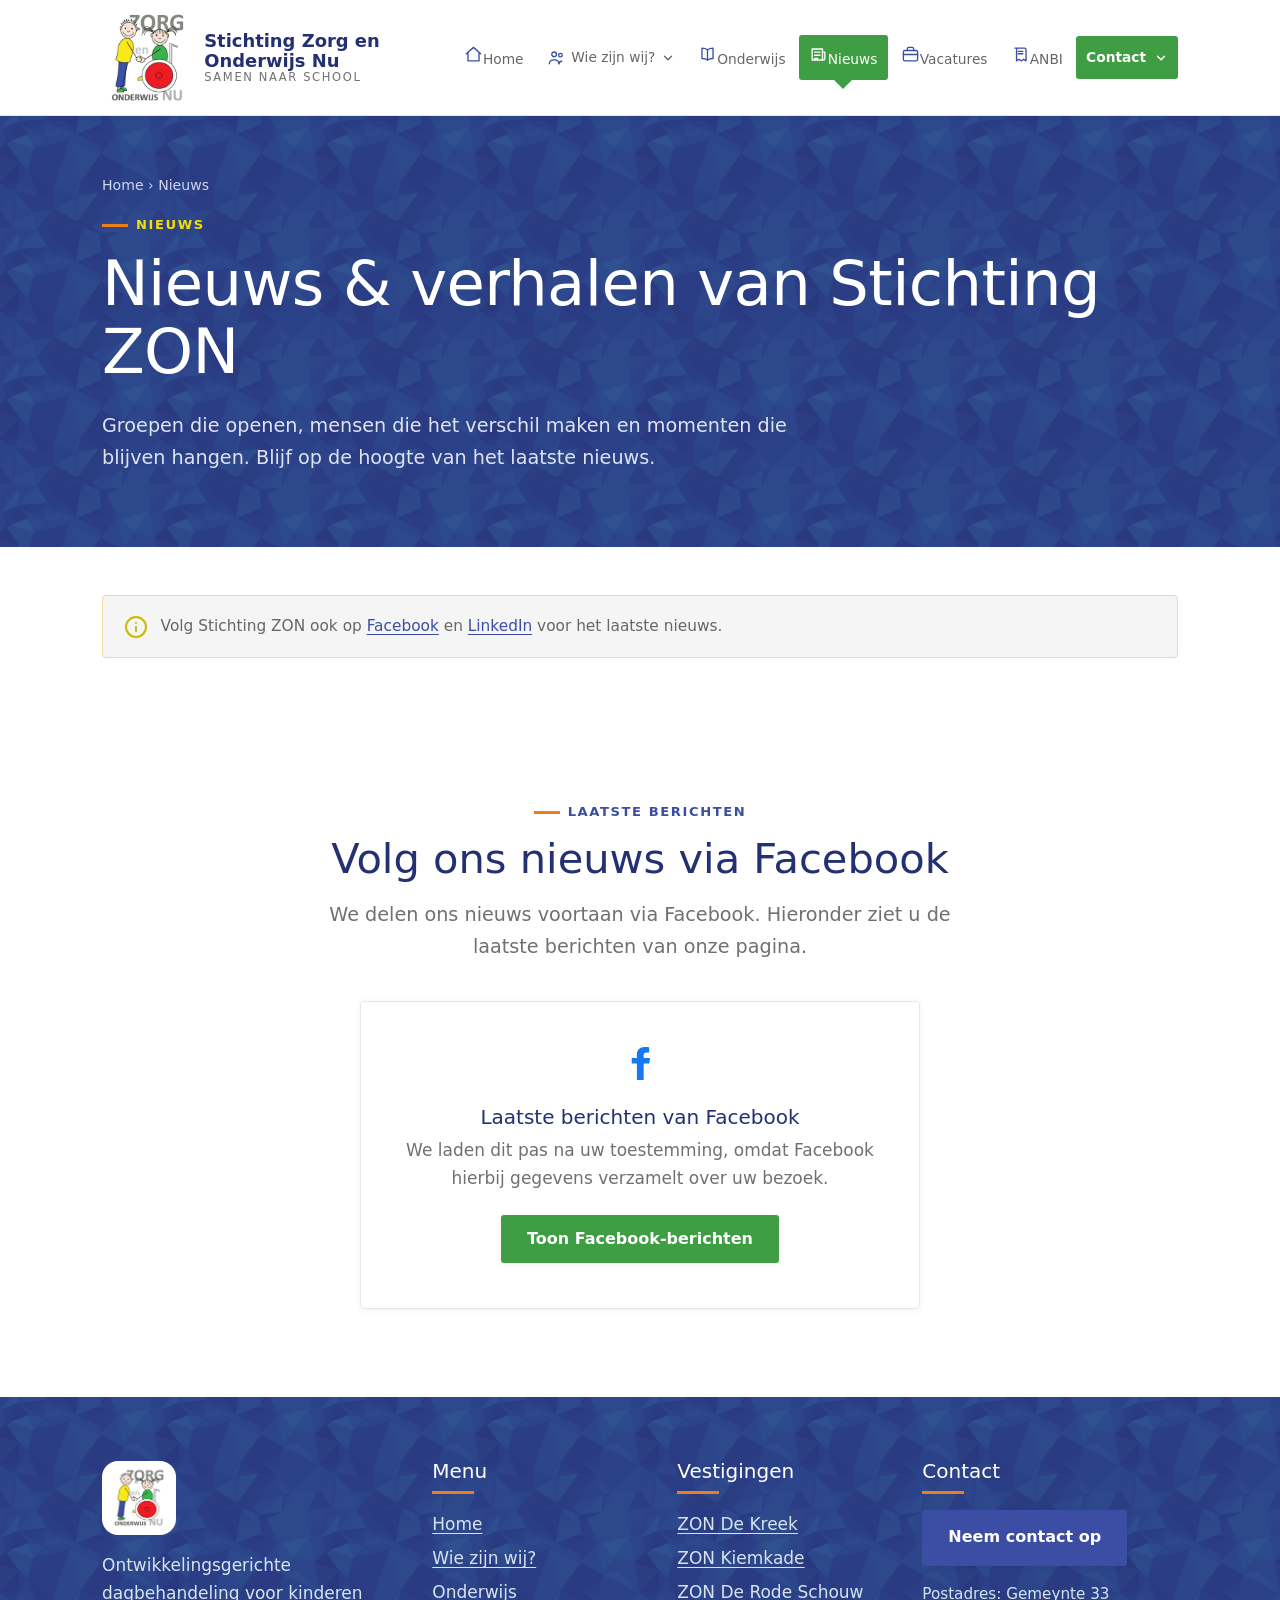
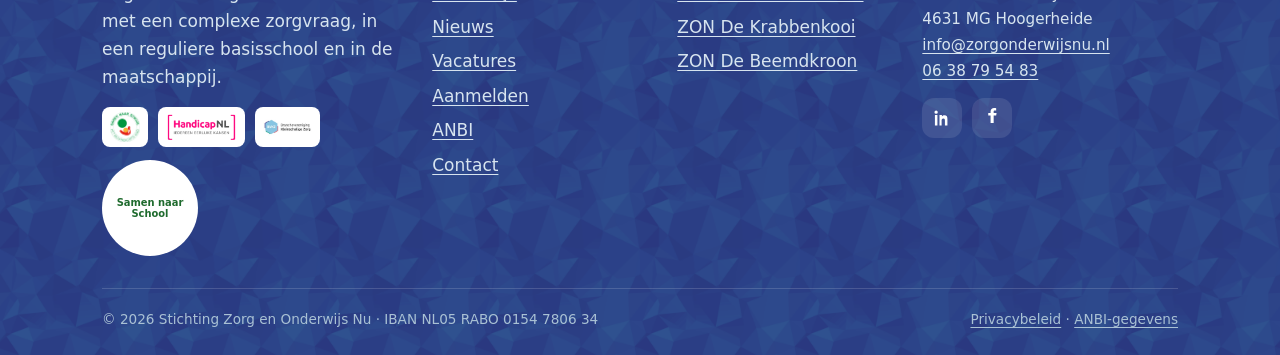
<file: nieuws.html>
<!DOCTYPE html>
<html lang="nl">
<head>
  <meta charset="utf-8">
  <meta name="viewport" content="width=device-width, initial-scale=1">
  <meta http-equiv="Content-Security-Policy" content="default-src 'self'; base-uri 'self'; object-src 'none'; frame-ancestors 'none'; form-action 'self'; frame-src https://www.google.com https://maps.google.com https://www.facebook.com; img-src 'self' data:; style-src 'self' https://fonts.googleapis.com; font-src https://fonts.gstatic.com; script-src 'self'; connect-src 'self'; upgrade-insecure-requests">
  <meta http-equiv="X-Content-Type-Options" content="nosniff">
  <meta name="referrer" content="strict-origin-when-cross-origin">
  <meta name="color-scheme" content="light">
  <meta name="theme-color" content="#1F5FA6">
  <script src="assets/theme-init.js"></script>
  <title>Nieuws — Stichting Zorg en Onderwijs Nu</title>
  <meta name="description" content="Het laatste nieuws en verhalen van Stichting Zorg en Onderwijs Nu.">
  <link rel="icon" type="image/png" href="assets/favicon.png">
  <link rel="preconnect" href="https://fonts.googleapis.com">
  <link rel="preconnect" href="https://fonts.gstatic.com" crossorigin>
  <link href="https://fonts.googleapis.com/css2?family=Baloo+2:wght@500;600;700;800&family=Figtree:wght@400;500;600&family=Lato:wght@300;400;700&family=Open+Sans:wght@400;600;700&display=swap" rel="stylesheet">
  <link rel="stylesheet" href="assets/styles.css">
</head>
<body>
<a class="skip" href="#main">Direct naar de inhoud</a>
<header class="site-header">
  <div class="wrap nav">
    <a class="brand" href="index.html" aria-label="Stichting Zorg en Onderwijs Nu — home">
      <img src="assets/logo-zon.png" alt="" width="52" height="52">
      <span class="brand-text"><b>Stichting Zorg en Onderwijs Nu</b><span class="tagline">Samen naar School</span></span>
    </a>
    <button class="nav-toggle" aria-expanded="false" aria-controls="hoofdmenu" aria-label="Menu openen">
      <svg viewBox="0 0 24 24" fill="none" stroke="currentColor" stroke-width="2.2" stroke-linecap="round"><path d="M4 7h16M4 12h16M4 17h16"/></svg>
    </button>
    <ul class="menu" id="hoofdmenu" data-open="false">
      <li><a href="index.html"><span class="nav-ico" aria-hidden="true"><svg viewBox="0 0 24 24" fill="none" stroke="currentColor" stroke-width="1.7" stroke-linecap="round" stroke-linejoin="round"><path d="M3 11l9-8 9 8M5 10v10h14V10"/></svg></span><span class="nav-txt">Home</span></a></li>
      <li class="has-sub" data-open="false">
        <button aria-expanded="false"><span class="nav-ico" aria-hidden="true"><svg viewBox="0 0 24 24" fill="none" stroke="currentColor" stroke-width="1.7" stroke-linecap="round" stroke-linejoin="round"><circle cx="9" cy="8" r="3"/><circle cx="17" cy="9" r="2.3"/><path d="M3 20c0-3.3 2.7-5 6-5s6 1.7 6 5M15.5 20c0-2 1-3.3 3-3.3"/></svg></span><span class="nav-txt">Wie zijn wij?</span>
          <svg class="chev" viewBox="0 0 24 24" fill="none" stroke="currentColor" stroke-width="2.4" stroke-linecap="round"><path d="M6 9l6 6 6-6"/></svg>
        </button>
        <ul class="submenu">
          <li><a href="wie-zijn-wij.html">Overzicht</a></li>
          <li><a href="wie-zijn-wij.html#organisatie">Onze organisatie</a></li>
          <li><a href="wie-zijn-wij.html#bestuur">Het bestuur</a></li>
          <li><a href="wie-zijn-wij.html#medewerkers">Medewerkers</a></li>
        </ul>
      </li>
      <li><a href="onderwijs.html"><span class="nav-ico" aria-hidden="true"><svg viewBox="0 0 24 24" fill="none" stroke="currentColor" stroke-width="1.7" stroke-linecap="round" stroke-linejoin="round"><path d="M12 6c-1.8-1.3-4.3-2-7-2v13c2.7 0 5.2.7 7 2 1.8-1.3 4.3-2 7-2V4c-2.7 0-5.2.7-7 2z"/><path d="M12 6v13"/></svg></span><span class="nav-txt">Onderwijs</span></a></li>
      <li><a href="nieuws.html" aria-current="page"><span class="nav-ico" aria-hidden="true"><svg viewBox="0 0 24 24" fill="none" stroke="currentColor" stroke-width="1.7" stroke-linecap="round" stroke-linejoin="round"><path d="M4 5h13v14H4zM17 9h3v8a2 2 0 0 1-2 2M7 9h7M7 13h7M7 17h4"/></svg></span><span class="nav-txt">Nieuws</span></a></li>
      <li><a href="vacatures.html"><span class="nav-ico" aria-hidden="true"><svg viewBox="0 0 24 24" fill="none" stroke="currentColor" stroke-width="1.7" stroke-linecap="round" stroke-linejoin="round"><rect x="3" y="7" width="18" height="13" rx="2"/><path d="M8 7V5a2 2 0 0 1 2-2h4a2 2 0 0 1 2 2v2M3 12h18"/></svg></span><span class="nav-txt">Vacatures</span></a></li>
      <li><a href="anbi.html"><span class="nav-ico" aria-hidden="true"><svg viewBox="0 0 24 24" fill="none" stroke="currentColor" stroke-width="1.7" stroke-linecap="round" stroke-linejoin="round"><path d="M5 4h12a2 2 0 0 1 2 2v14l-3-2-3 2-3-2-3 2V6a2 2 0 0 1 2-2z"/><path d="M9 8h6M9 11h6"/></svg></span><span class="nav-txt">ANBI</span></a></li>
      <li class="has-sub cta-item" data-open="false">
        <button aria-expanded="false"><span class="nav-txt">Contact</span>
          <svg class="chev" viewBox="0 0 24 24" fill="none" stroke="currentColor" stroke-width="2.4" stroke-linecap="round"><path d="M6 9l6 6 6-6"/></svg>
        </button>
        <ul class="submenu">
          <li><a href="aanmelden.html">Kind aanmelden</a></li>
          <li><a href="rondleiding.html">Rondleiding aanvragen</a></li>
          <li><a href="contact.html">Vraag of bericht</a></li>
        </ul>
      </li>
    </ul>
  </div>
</header>
<main id="main">

  <section class="page-hero">
    <div class="wrap">
      <p class="crumbs"><a href="index.html">Home</a> › Nieuws</p>
      <span class="eyebrow">Nieuws</span>
      <h1>Nieuws &amp; verhalen van Stichting ZON</h1>
      <p class="lead">Groepen die openen, mensen die het verschil maken en momenten die blijven hangen. Blijf op de hoogte van het laatste nieuws.</p>
    </div>
  </section>

  <section class="section section--tight">
    <div class="wrap">
      <div class="notice">
        <svg viewBox="0 0 24 24" fill="none" stroke="currentColor" stroke-width="2" stroke-linecap="round" stroke-linejoin="round"><circle cx="12" cy="12" r="10"/><path d="M12 16v-4M12 8h.01"/></svg>
        <p>Volg Stichting ZON ook op <a href="https://www.facebook.com/zorgenonderwijsnu" target="_blank" rel="noopener noreferrer">Facebook</a> en <a href="https://nl.linkedin.com/company/zorg-en-onderwijs-nu" target="_blank" rel="noopener noreferrer">LinkedIn</a> voor het laatste nieuws.</p>
      </div>
    </div>
  </section>

  <!-- ===================== FACEBOOK-FEED ===================== -->
  <section class="section">
    <div class="wrap">
      <div class="section-head center">
        <span class="eyebrow">Laatste berichten</span>
        <h2>Volg ons nieuws via Facebook</h2>
        <p class="lead">We delen ons nieuws voortaan via Facebook. Hieronder ziet u de laatste berichten van onze pagina.</p>
      </div>
      <div class="fb-feed">
        <div class="fb-feed-placeholder" data-fb-placeholder>
          <svg viewBox="0 0 24 24" fill="currentColor" aria-hidden="true"><path d="M14 9h3l.5-3H14V4.5c0-.9.3-1.5 1.6-1.5H17V.2C16.6.1 15.6 0 14.5 0 12 0 10.3 1.5 10.3 4.2V6H7.5v3h2.8v9h3.7V9z"/></svg>
          <h3>Laatste berichten van Facebook</h3>
          <p>We laden dit pas na uw toestemming, omdat Facebook hierbij gegevens verzamelt over uw bezoek.</p>
          <button type="button" class="btn btn--primary" data-fb-load>Toon Facebook-berichten</button>
        </div>
      </div>
    </div>
  </section>

</main>
<footer class="site-footer">
  <div class="wrap">
    <div class="footer-grid">
      <div class="foot-brand">
        <img src="assets/logo-zon.png" alt="Logo Stichting Zorg en Onderwijs Nu" width="74" height="74">
        <p>Ontwikkelingsgerichte dagbehandeling voor kinderen met een complexe zorgvraag, in een reguliere basisschool en in de maatschappij.</p>
        <div class="partners"><a href="https://gehandicaptekind.nl/" target="_blank" rel="noopener noreferrer"><img src="assets/logos/nsgk.png" alt="Stichting Gehandicapte Kind" height="40"></a><a href="https://handicap.nl/" target="_blank" rel="noopener noreferrer"><img src="assets/logos/handicapnl.png" alt="HandicapNL" height="40"></a><a href="https://bvkz.nl/" target="_blank" rel="noopener noreferrer"><img src="assets/logos/bvkz.jpg" alt="BVKZ" height="40"></a></div><a class="sns-badge" href="https://www.samennaarschool.nl/" target="_blank" rel="noopener noreferrer">Samen naar School</a>
      </div>
      <div>
        <h4>Menu</h4><span class="foot-divider" aria-hidden="true"></span>
        <ul>
          <li><a href="index.html">Home</a></li>
          <li><a href="wie-zijn-wij.html">Wie zijn wij?</a></li>
          <li><a href="onderwijs.html">Onderwijs</a></li>
          <li><a href="nieuws.html">Nieuws</a></li>
          <li><a href="vacatures.html">Vacatures</a></li>
          <li><a href="aanmelden.html">Aanmelden</a></li>
          <li><a href="anbi.html">ANBI</a></li>
          <li><a href="contact.html">Contact</a></li>
        </ul>
      </div>
      <div>
        <h4>Vestigingen</h4><span class="foot-divider" aria-hidden="true"></span>
        <ul><li><a href="index.html#de-kreek">ZON De Kreek</a></li><li><a href="index.html#kiemkade">ZON Kiemkade</a></li><li><a href="index.html#de-rode-schouw">ZON De Rode Schouw</a></li><li><a href="index.html#de-krabbenkooi">ZON De Krabbenkooi</a></li><li><a href="index.html#de-beemdkroon">ZON De Beemdkroon</a></li></ul>
      </div>
      <div>
        <h4>Contact</h4><span class="foot-divider" aria-hidden="true"></span>
        <p><a class="btn btn--brand" href="contact.html">Neem contact op</a></p>
        <address>Postadres: Gemeynte 33<br>4631 MG Hoogerheide<br><a href="mailto:info@zorgonderwijsnu.nl">info@zorgonderwijsnu.nl</a><br><a href="tel:+31638795483">06 38 79 54 83</a></address>
        <div class="socials">
          <a href="https://nl.linkedin.com/company/zorg-en-onderwijs-nu" target="_blank" rel="noopener noreferrer" aria-label="LinkedIn (opent in nieuw tabblad)"><svg viewBox="0 0 24 24" fill="currentColor"><path d="M6.94 5a2 2 0 1 1-4 0 2 2 0 0 1 4 0zM3.5 8.5h3V21h-3V8.5zM9 8.5h2.9v1.7h.04c.4-.76 1.4-1.56 2.9-1.56 3.1 0 3.67 2 3.67 4.7V21h-3v-5.5c0-1.3-.02-3-1.85-3-1.85 0-2.13 1.44-2.13 2.9V21H9V8.5z"/></svg></a>
          <a href="https://www.facebook.com/zorgenonderwijsnu" target="_blank" rel="noopener noreferrer" aria-label="Facebook (opent in nieuw tabblad)"><svg viewBox="0 0 24 24" fill="currentColor"><path d="M14 9h3l.5-3H14V4.5c0-.9.3-1.5 1.6-1.5H17V.2C16.6.1 15.6 0 14.5 0 12 0 10.3 1.5 10.3 4.2V6H7.5v3h2.8v9h3.7V9z"/></svg></a>
        </div>
      </div>
    </div>
    <div class="foot-bottom">
      <span>© 2026 Stichting Zorg en Onderwijs Nu · IBAN NL05 RABO 0154 7806 34</span>
      <span><a href="contact.html#privacy">Privacybeleid</a> · <a href="anbi.html">ANBI-gegevens</a></span>
    </div>
  </div>
</footer>

<script src="assets/nav.js"></script>
<script src="assets/facebook-embed.js"></script>
</body>
</html>
</file>
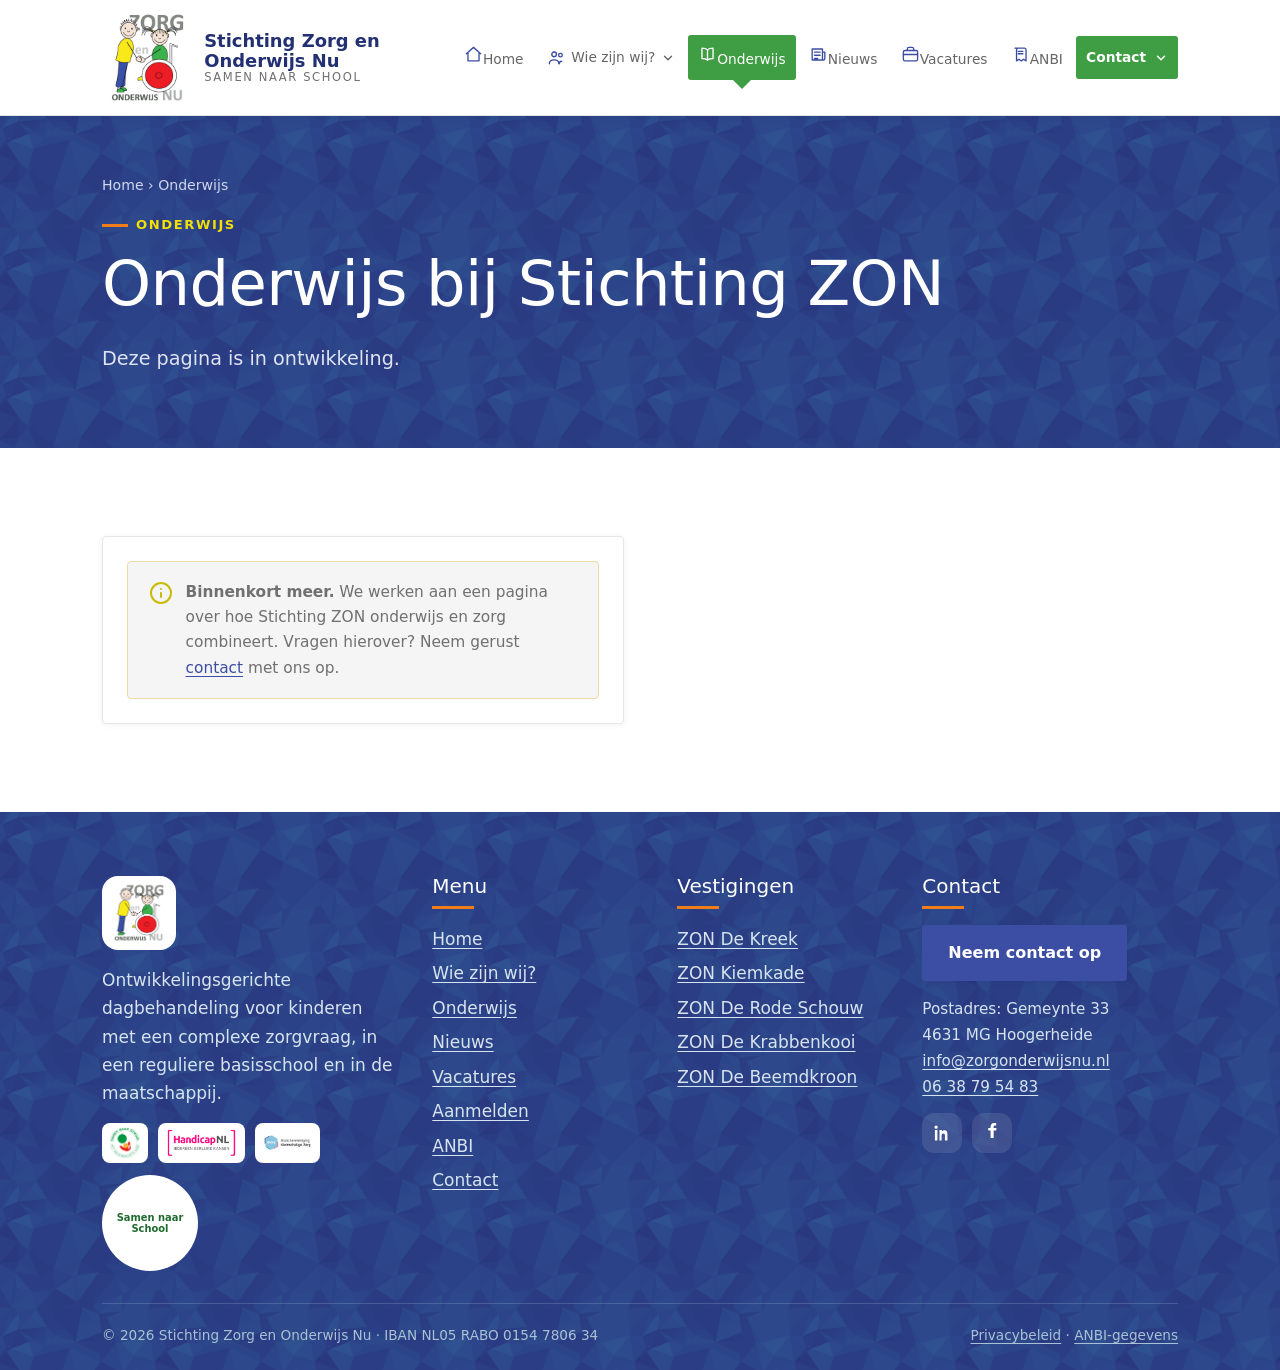
<file: onderwijs.html>
<!DOCTYPE html>
<html lang="nl">
<head>
  <meta charset="utf-8">
  <meta name="viewport" content="width=device-width, initial-scale=1">
  <meta http-equiv="Content-Security-Policy" content="default-src 'self'; base-uri 'self'; object-src 'none'; frame-ancestors 'none'; form-action 'self'; frame-src https://www.google.com https://maps.google.com https://www.facebook.com; img-src 'self' data:; style-src 'self' https://fonts.googleapis.com; font-src https://fonts.gstatic.com; script-src 'self'; connect-src 'self'; upgrade-insecure-requests">
  <meta http-equiv="X-Content-Type-Options" content="nosniff">
  <meta name="referrer" content="strict-origin-when-cross-origin">
  <meta name="color-scheme" content="light">
  <meta name="theme-color" content="#1F5FA6">
  <script src="assets/theme-init.js"></script>
  <title>Onderwijs — Stichting Zorg en Onderwijs Nu</title>
  <meta name="description" content="Hoe Stichting Zorg en Onderwijs Nu (Stichting ZON) zorg en onderwijs combineert, midden op reguliere basisscholen in Bergen op Zoom en Halsteren.">
  <link rel="icon" type="image/png" href="assets/favicon.png">
  <link rel="preconnect" href="https://fonts.googleapis.com">
  <link rel="preconnect" href="https://fonts.gstatic.com" crossorigin>
  <link href="https://fonts.googleapis.com/css2?family=Baloo+2:wght@500;600;700;800&family=Figtree:wght@400;500;600&family=Lato:wght@300;400;700&family=Open+Sans:wght@400;600;700&display=swap" rel="stylesheet">
  <link rel="stylesheet" href="assets/styles.css">
</head>
<body>
<a class="skip" href="#main">Direct naar de inhoud</a>
<header class="site-header">
  <div class="wrap nav">
    <a class="brand" href="index.html" aria-label="Stichting Zorg en Onderwijs Nu — home">
      <img src="assets/logo-zon.png" alt="" width="52" height="52">
      <span class="brand-text"><b>Stichting Zorg en Onderwijs Nu</b><span class="tagline">Samen naar School</span></span>
    </a>
    <button class="nav-toggle" aria-expanded="false" aria-controls="hoofdmenu" aria-label="Menu openen">
      <svg viewBox="0 0 24 24" fill="none" stroke="currentColor" stroke-width="2.2" stroke-linecap="round"><path d="M4 7h16M4 12h16M4 17h16"/></svg>
    </button>
    <ul class="menu" id="hoofdmenu" data-open="false">
      <li><a href="index.html"><span class="nav-ico" aria-hidden="true"><svg viewBox="0 0 24 24" fill="none" stroke="currentColor" stroke-width="1.7" stroke-linecap="round" stroke-linejoin="round"><path d="M3 11l9-8 9 8M5 10v10h14V10"/></svg></span><span class="nav-txt">Home</span></a></li>
      <li class="has-sub" data-open="false">
        <button aria-expanded="false"><span class="nav-ico" aria-hidden="true"><svg viewBox="0 0 24 24" fill="none" stroke="currentColor" stroke-width="1.7" stroke-linecap="round" stroke-linejoin="round"><circle cx="9" cy="8" r="3"/><circle cx="17" cy="9" r="2.3"/><path d="M3 20c0-3.3 2.7-5 6-5s6 1.7 6 5M15.5 20c0-2 1-3.3 3-3.3"/></svg></span><span class="nav-txt">Wie zijn wij?</span>
          <svg class="chev" viewBox="0 0 24 24" fill="none" stroke="currentColor" stroke-width="2.4" stroke-linecap="round"><path d="M6 9l6 6 6-6"/></svg>
        </button>
        <ul class="submenu">
          <li><a href="wie-zijn-wij.html">Overzicht</a></li>
          <li><a href="wie-zijn-wij.html#organisatie">Onze organisatie</a></li>
          <li><a href="wie-zijn-wij.html#bestuur">Het bestuur</a></li>
          <li><a href="wie-zijn-wij.html#medewerkers">Medewerkers</a></li>
        </ul>
      </li>
      <li><a href="onderwijs.html" aria-current="page"><span class="nav-ico" aria-hidden="true"><svg viewBox="0 0 24 24" fill="none" stroke="currentColor" stroke-width="1.7" stroke-linecap="round" stroke-linejoin="round"><path d="M12 6c-1.8-1.3-4.3-2-7-2v13c2.7 0 5.2.7 7 2 1.8-1.3 4.3-2 7-2V4c-2.7 0-5.2.7-7 2z"/><path d="M12 6v13"/></svg></span><span class="nav-txt">Onderwijs</span></a></li>
      <li><a href="nieuws.html"><span class="nav-ico" aria-hidden="true"><svg viewBox="0 0 24 24" fill="none" stroke="currentColor" stroke-width="1.7" stroke-linecap="round" stroke-linejoin="round"><path d="M4 5h13v14H4zM17 9h3v8a2 2 0 0 1-2 2M7 9h7M7 13h7M7 17h4"/></svg></span><span class="nav-txt">Nieuws</span></a></li>
      <li><a href="vacatures.html"><span class="nav-ico" aria-hidden="true"><svg viewBox="0 0 24 24" fill="none" stroke="currentColor" stroke-width="1.7" stroke-linecap="round" stroke-linejoin="round"><rect x="3" y="7" width="18" height="13" rx="2"/><path d="M8 7V5a2 2 0 0 1 2-2h4a2 2 0 0 1 2 2v2M3 12h18"/></svg></span><span class="nav-txt">Vacatures</span></a></li>
      <li><a href="anbi.html"><span class="nav-ico" aria-hidden="true"><svg viewBox="0 0 24 24" fill="none" stroke="currentColor" stroke-width="1.7" stroke-linecap="round" stroke-linejoin="round"><path d="M5 4h12a2 2 0 0 1 2 2v14l-3-2-3 2-3-2-3 2V6a2 2 0 0 1 2-2z"/><path d="M9 8h6M9 11h6"/></svg></span><span class="nav-txt">ANBI</span></a></li>
      <li class="has-sub cta-item" data-open="false">
        <button aria-expanded="false"><span class="nav-txt">Contact</span>
          <svg class="chev" viewBox="0 0 24 24" fill="none" stroke="currentColor" stroke-width="2.4" stroke-linecap="round"><path d="M6 9l6 6 6-6"/></svg>
        </button>
        <ul class="submenu">
          <li><a href="aanmelden.html">Kind aanmelden</a></li>
          <li><a href="rondleiding.html">Rondleiding aanvragen</a></li>
          <li><a href="contact.html">Vraag of bericht</a></li>
        </ul>
      </li>
    </ul>
  </div>
</header>
<main id="main">

  <section class="page-hero">
    <div class="wrap">
      <p class="crumbs"><a href="index.html">Home</a> › Onderwijs</p>
      <span class="eyebrow">Onderwijs</span>
      <h1>Onderwijs bij Stichting ZON</h1>
      <p class="lead">Deze pagina is in ontwikkeling.</p>
    </div>
  </section>

  <section class="section">
    <div class="wrap grid grid-2 align-start">
      <div class="card">
        <div class="notice">
          <svg viewBox="0 0 24 24" fill="none" stroke="currentColor" stroke-width="2" stroke-linecap="round" stroke-linejoin="round"><circle cx="12" cy="12" r="10"/><path d="M12 16v-4M12 8h.01"/></svg>
          <p><strong>Binnenkort meer.</strong> We werken aan een pagina over hoe Stichting ZON onderwijs en zorg combineert. Vragen hierover? Neem gerust <a href="contact.html">contact</a> met ons op.</p>
        </div>
      </div>
    </div>
  </section>

</main>
<footer class="site-footer">
  <div class="wrap">
    <div class="footer-grid">
      <div class="foot-brand">
        <img src="assets/logo-zon.png" alt="Logo Stichting Zorg en Onderwijs Nu" width="74" height="74">
        <p>Ontwikkelingsgerichte dagbehandeling voor kinderen met een complexe zorgvraag, in een reguliere basisschool en in de maatschappij.</p>
        <div class="partners"><a href="https://gehandicaptekind.nl/" target="_blank" rel="noopener noreferrer"><img src="assets/logos/nsgk.png" alt="Stichting Gehandicapte Kind" height="40"></a><a href="https://handicap.nl/" target="_blank" rel="noopener noreferrer"><img src="assets/logos/handicapnl.png" alt="HandicapNL" height="40"></a><a href="https://bvkz.nl/" target="_blank" rel="noopener noreferrer"><img src="assets/logos/bvkz.jpg" alt="BVKZ" height="40"></a></div><a class="sns-badge" href="https://www.samennaarschool.nl/" target="_blank" rel="noopener noreferrer">Samen naar School</a>
      </div>
      <div>
        <h4>Menu</h4><span class="foot-divider" aria-hidden="true"></span>
        <ul>
          <li><a href="index.html">Home</a></li>
          <li><a href="wie-zijn-wij.html">Wie zijn wij?</a></li>
          <li><a href="onderwijs.html">Onderwijs</a></li>
          <li><a href="nieuws.html">Nieuws</a></li>
          <li><a href="vacatures.html">Vacatures</a></li>
          <li><a href="aanmelden.html">Aanmelden</a></li>
          <li><a href="anbi.html">ANBI</a></li>
          <li><a href="contact.html">Contact</a></li>
        </ul>
      </div>
      <div>
        <h4>Vestigingen</h4><span class="foot-divider" aria-hidden="true"></span>
        <ul><li><a href="index.html#de-kreek">ZON De Kreek</a></li><li><a href="index.html#kiemkade">ZON Kiemkade</a></li><li><a href="index.html#de-rode-schouw">ZON De Rode Schouw</a></li><li><a href="index.html#de-krabbenkooi">ZON De Krabbenkooi</a></li><li><a href="index.html#de-beemdkroon">ZON De Beemdkroon</a></li></ul>
      </div>
      <div>
        <h4>Contact</h4><span class="foot-divider" aria-hidden="true"></span>
        <p><a class="btn btn--brand" href="contact.html">Neem contact op</a></p>
        <address>Postadres: Gemeynte 33<br>4631 MG Hoogerheide<br><a href="mailto:info@zorgonderwijsnu.nl">info@zorgonderwijsnu.nl</a><br><a href="tel:+31638795483">06 38 79 54 83</a></address>
        <div class="socials">
          <a href="https://nl.linkedin.com/company/zorg-en-onderwijs-nu" target="_blank" rel="noopener noreferrer" aria-label="LinkedIn (opent in nieuw tabblad)"><svg viewBox="0 0 24 24" fill="currentColor"><path d="M6.94 5a2 2 0 1 1-4 0 2 2 0 0 1 4 0zM3.5 8.5h3V21h-3V8.5zM9 8.5h2.9v1.7h.04c.4-.76 1.4-1.56 2.9-1.56 3.1 0 3.67 2 3.67 4.7V21h-3v-5.5c0-1.3-.02-3-1.85-3-1.85 0-2.13 1.44-2.13 2.9V21H9V8.5z"/></svg></a>
          <a href="https://www.facebook.com/zorgenonderwijsnu" target="_blank" rel="noopener noreferrer" aria-label="Facebook (opent in nieuw tabblad)"><svg viewBox="0 0 24 24" fill="currentColor"><path d="M14 9h3l.5-3H14V4.5c0-.9.3-1.5 1.6-1.5H17V.2C16.6.1 15.6 0 14.5 0 12 0 10.3 1.5 10.3 4.2V6H7.5v3h2.8v9h3.7V9z"/></svg></a>
        </div>
      </div>
    </div>
    <div class="foot-bottom">
      <span>© 2026 Stichting Zorg en Onderwijs Nu · IBAN NL05 RABO 0154 7806 34</span>
      <span><a href="contact.html#privacy">Privacybeleid</a> · <a href="anbi.html">ANBI-gegevens</a></span>
    </div>
  </div>
</footer>

<script src="assets/nav.js"></script>
</body>
</html>
</file>
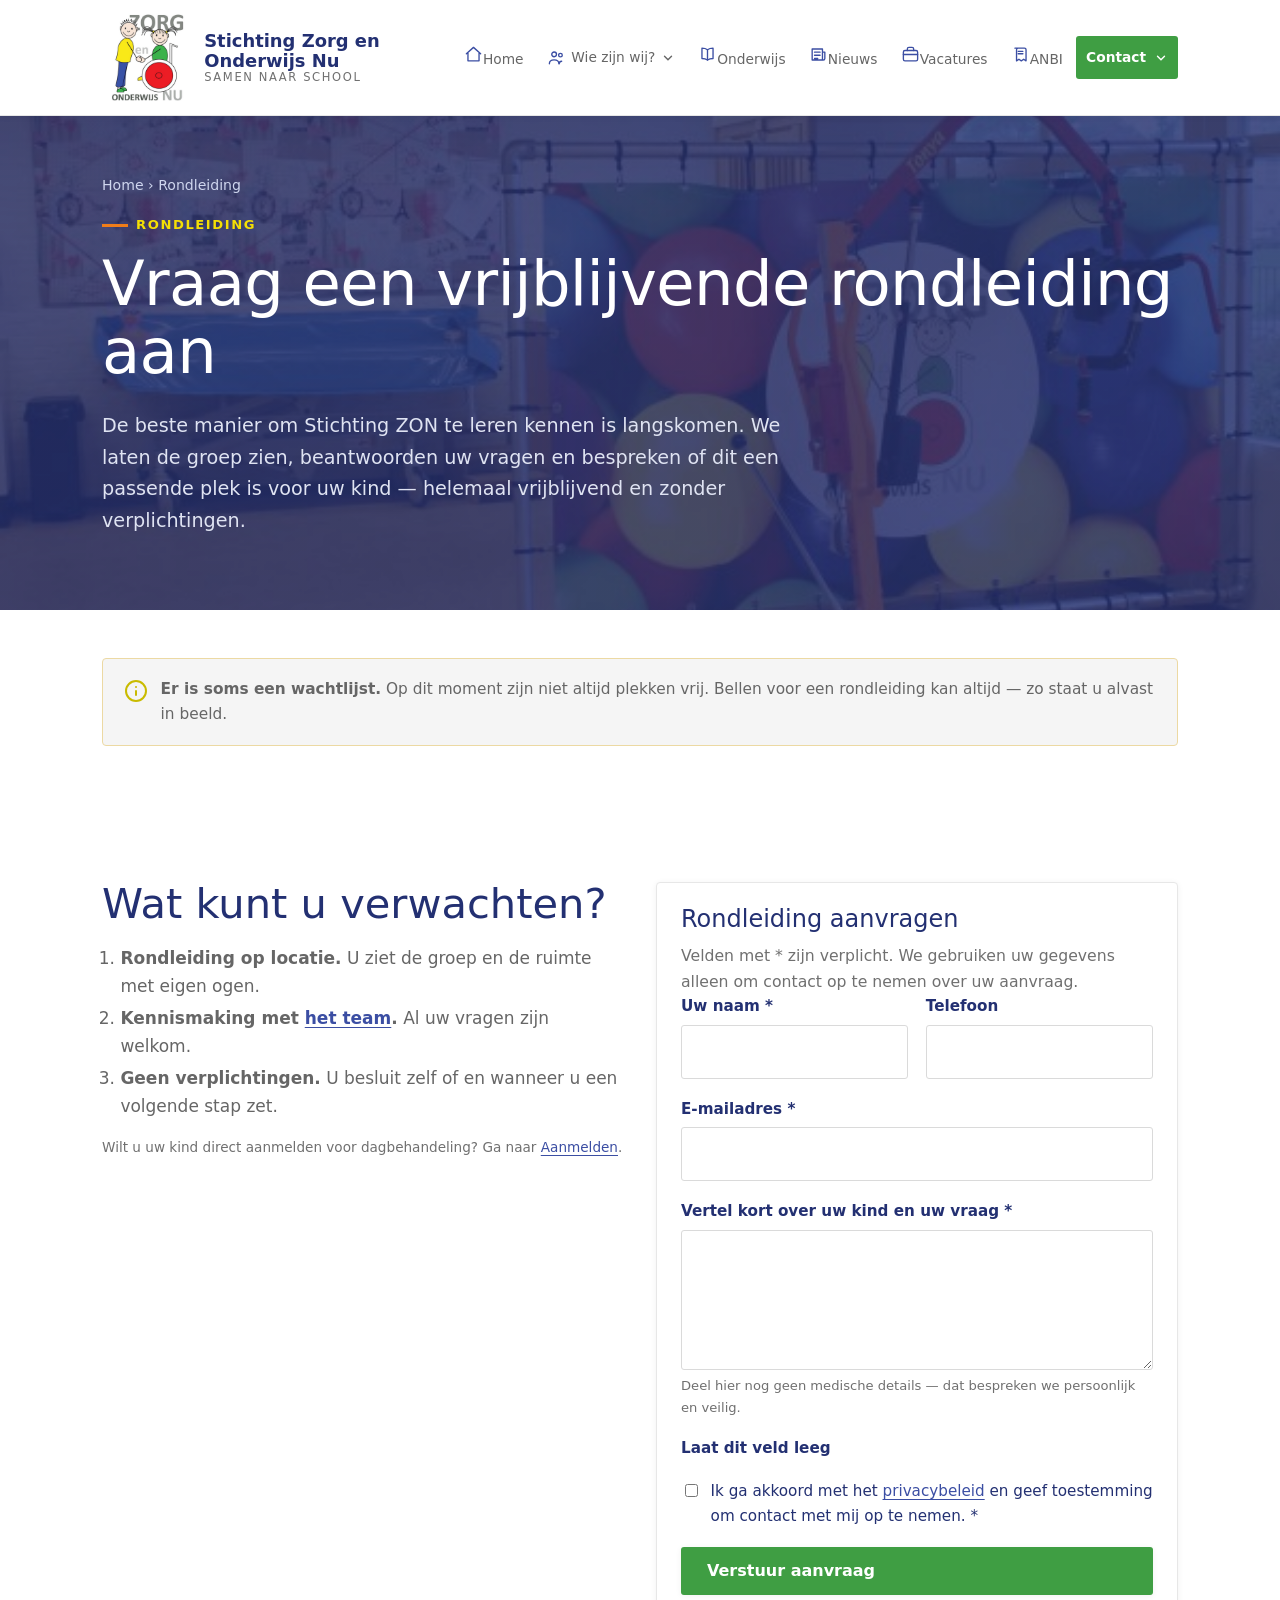
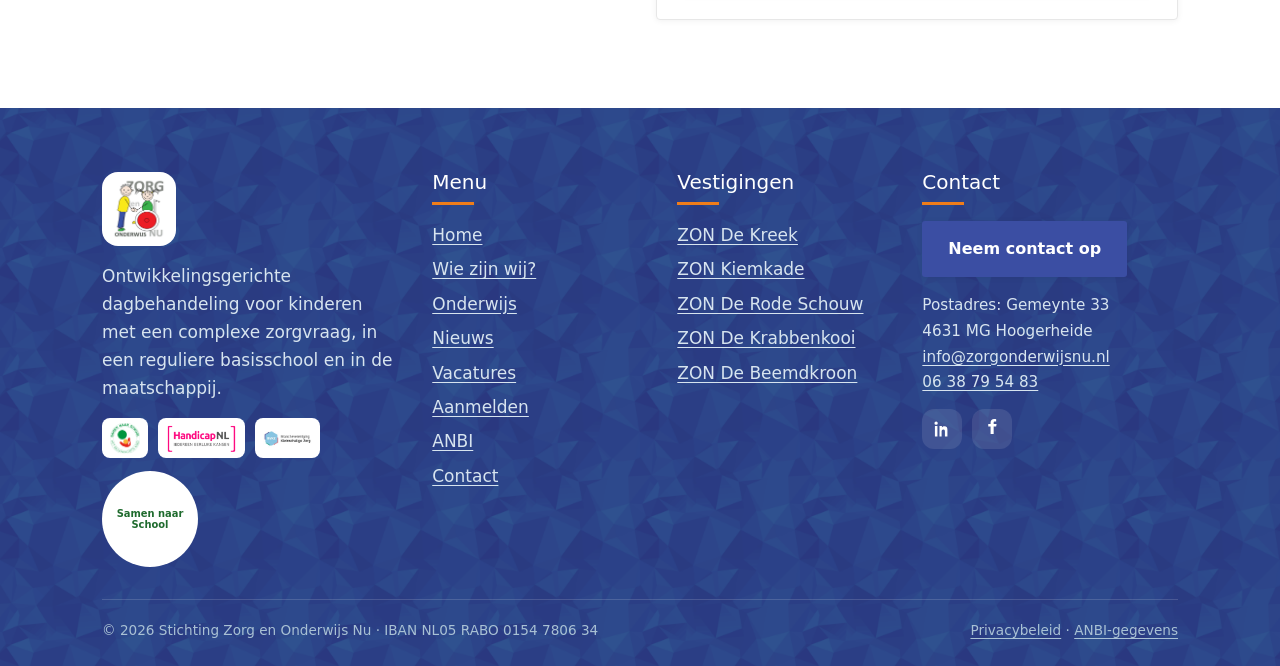
<file: rondleiding.html>
<!DOCTYPE html>
<html lang="nl">
<head>
  <meta charset="utf-8">
  <meta name="viewport" content="width=device-width, initial-scale=1">
  <meta http-equiv="Content-Security-Policy" content="default-src 'self'; base-uri 'self'; object-src 'none'; frame-ancestors 'none'; form-action 'self'; frame-src https://www.google.com https://maps.google.com https://www.facebook.com; img-src 'self' data:; style-src 'self' https://fonts.googleapis.com; font-src https://fonts.gstatic.com; script-src 'self'; connect-src 'self'; upgrade-insecure-requests">
  <meta http-equiv="X-Content-Type-Options" content="nosniff">
  <meta name="referrer" content="strict-origin-when-cross-origin">
  <meta name="color-scheme" content="light">
  <meta name="theme-color" content="#1F5FA6">
  <script src="assets/theme-init.js"></script>
  <title>Rondleiding aanvragen — Stichting Zorg en Onderwijs Nu</title>
  <meta name="description" content="Vraag vrijblijvend een rondleiding aan bij Stichting ZON. Kom kijken bij een van onze locaties, zonder verplichting.">
  <link rel="icon" type="image/png" href="assets/favicon.png">
  <link rel="preconnect" href="https://fonts.googleapis.com">
  <link rel="preconnect" href="https://fonts.gstatic.com" crossorigin>
  <link href="https://fonts.googleapis.com/css2?family=Baloo+2:wght@500;600;700;800&family=Figtree:wght@400;500;600&family=Lato:wght@300;400;700&family=Open+Sans:wght@400;600;700&display=swap" rel="stylesheet">
  <link rel="stylesheet" href="assets/styles.css">
</head>
<body>
<a class="skip" href="#main">Direct naar de inhoud</a>
<header class="site-header">
  <div class="wrap nav">
    <a class="brand" href="index.html" aria-label="Stichting Zorg en Onderwijs Nu — home">
      <img src="assets/logo-zon.png" alt="" width="52" height="52">
      <span class="brand-text"><b>Stichting Zorg en Onderwijs Nu</b><span class="tagline">Samen naar School</span></span>
    </a>
    <button class="nav-toggle" aria-expanded="false" aria-controls="hoofdmenu" aria-label="Menu openen">
      <svg viewBox="0 0 24 24" fill="none" stroke="currentColor" stroke-width="2.2" stroke-linecap="round"><path d="M4 7h16M4 12h16M4 17h16"/></svg>
    </button>
    <ul class="menu" id="hoofdmenu" data-open="false">
      <li><a href="index.html"><span class="nav-ico" aria-hidden="true"><svg viewBox="0 0 24 24" fill="none" stroke="currentColor" stroke-width="1.7" stroke-linecap="round" stroke-linejoin="round"><path d="M3 11l9-8 9 8M5 10v10h14V10"/></svg></span><span class="nav-txt">Home</span></a></li>
      <li class="has-sub" data-open="false">
        <button aria-expanded="false"><span class="nav-ico" aria-hidden="true"><svg viewBox="0 0 24 24" fill="none" stroke="currentColor" stroke-width="1.7" stroke-linecap="round" stroke-linejoin="round"><circle cx="9" cy="8" r="3"/><circle cx="17" cy="9" r="2.3"/><path d="M3 20c0-3.3 2.7-5 6-5s6 1.7 6 5M15.5 20c0-2 1-3.3 3-3.3"/></svg></span><span class="nav-txt">Wie zijn wij?</span>
          <svg class="chev" viewBox="0 0 24 24" fill="none" stroke="currentColor" stroke-width="2.4" stroke-linecap="round"><path d="M6 9l6 6 6-6"/></svg>
        </button>
        <ul class="submenu">
          <li><a href="wie-zijn-wij.html">Overzicht</a></li>
          <li><a href="wie-zijn-wij.html#organisatie">Onze organisatie</a></li>
          <li><a href="wie-zijn-wij.html#bestuur">Het bestuur</a></li>
          <li><a href="wie-zijn-wij.html#medewerkers">Medewerkers</a></li>
        </ul>
      </li>
      <li><a href="onderwijs.html"><span class="nav-ico" aria-hidden="true"><svg viewBox="0 0 24 24" fill="none" stroke="currentColor" stroke-width="1.7" stroke-linecap="round" stroke-linejoin="round"><path d="M12 6c-1.8-1.3-4.3-2-7-2v13c2.7 0 5.2.7 7 2 1.8-1.3 4.3-2 7-2V4c-2.7 0-5.2.7-7 2z"/><path d="M12 6v13"/></svg></span><span class="nav-txt">Onderwijs</span></a></li>
      <li><a href="nieuws.html"><span class="nav-ico" aria-hidden="true"><svg viewBox="0 0 24 24" fill="none" stroke="currentColor" stroke-width="1.7" stroke-linecap="round" stroke-linejoin="round"><path d="M4 5h13v14H4zM17 9h3v8a2 2 0 0 1-2 2M7 9h7M7 13h7M7 17h4"/></svg></span><span class="nav-txt">Nieuws</span></a></li>
      <li><a href="vacatures.html"><span class="nav-ico" aria-hidden="true"><svg viewBox="0 0 24 24" fill="none" stroke="currentColor" stroke-width="1.7" stroke-linecap="round" stroke-linejoin="round"><rect x="3" y="7" width="18" height="13" rx="2"/><path d="M8 7V5a2 2 0 0 1 2-2h4a2 2 0 0 1 2 2v2M3 12h18"/></svg></span><span class="nav-txt">Vacatures</span></a></li>
      <li><a href="anbi.html"><span class="nav-ico" aria-hidden="true"><svg viewBox="0 0 24 24" fill="none" stroke="currentColor" stroke-width="1.7" stroke-linecap="round" stroke-linejoin="round"><path d="M5 4h12a2 2 0 0 1 2 2v14l-3-2-3 2-3-2-3 2V6a2 2 0 0 1 2-2z"/><path d="M9 8h6M9 11h6"/></svg></span><span class="nav-txt">ANBI</span></a></li>
      <li class="has-sub cta-item" data-open="false">
        <button aria-expanded="false"><span class="nav-txt">Contact</span>
          <svg class="chev" viewBox="0 0 24 24" fill="none" stroke="currentColor" stroke-width="2.4" stroke-linecap="round"><path d="M6 9l6 6 6-6"/></svg>
        </button>
        <ul class="submenu">
          <li><a href="aanmelden.html">Kind aanmelden</a></li>
          <li><a href="rondleiding.html" aria-current="page">Rondleiding aanvragen</a></li>
          <li><a href="contact.html">Vraag of bericht</a></li>
        </ul>
      </li>
    </ul>
  </div>
</header>
<main id="main">

  <section class="page-hero page-hero--photo">
    <div class="wrap">
      <p class="crumbs"><a href="index.html">Home</a> › Rondleiding</p>
      <span class="eyebrow">Rondleiding</span>
      <h1>Vraag een vrijblijvende rondleiding aan</h1>
      <p class="lead">De beste manier om Stichting ZON te leren kennen is langskomen. We laten de groep zien, beantwoorden uw vragen en bespreken of dit een passende plek is voor uw kind — helemaal vrijblijvend en zonder verplichtingen.</p>
    </div>
  </section>

  <section class="section section--tight">
    <div class="wrap">
      <div class="notice">
        <svg viewBox="0 0 24 24" fill="none" stroke="currentColor" stroke-width="2" stroke-linecap="round" stroke-linejoin="round"><circle cx="12" cy="12" r="10"/><path d="M12 16v-4M12 8h.01"/></svg>
        <p><strong>Er is soms een wachtlijst.</strong> Op dit moment zijn niet altijd plekken vrij. Bellen voor een rondleiding kan altijd — zo staat u alvast in beeld.</p>
      </div>
    </div>
  </section>

  <section class="section">
    <div class="wrap grid grid-2 align-start">
      <div>
        <h2>Wat kunt u verwachten?</h2>
        <ol>
          <li><strong>Rondleiding op locatie.</strong> U ziet de groep en de ruimte met eigen ogen.</li>
          <li><strong>Kennismaking met <a href="wie-zijn-wij.html#medewerkers">het team</a>.</strong> Al uw vragen zijn welkom.</li>
          <li><strong>Geen verplichtingen.</strong> U besluit zelf of en wanneer u een volgende stap zet.</li>
        </ol>
        <p class="form-note">Wilt u uw kind direct aanmelden voor dagbehandeling? Ga naar <a href="aanmelden.html">Aanmelden</a>.</p>
      </div>

      <div class="card">
        <h2>Rondleiding aanvragen</h2>
        <p class="form-note">Velden met * zijn verplicht. We gebruiken uw gegevens alleen om contact op te nemen over uw aanvraag.</p>
        <form class="form" data-zon-form name="rondleiding" data-netlify="true" netlify-honeypot="website" action="/" method="post" novalidate>
          <input type="hidden" name="form-name" value="rondleiding">
          <div class="row-2">
            <div class="field">
              <label for="naam">Uw naam *</label>
              <input id="naam" name="naam" type="text" autocomplete="name" required maxlength="80">
            </div>
            <div class="field">
              <label for="tel">Telefoon</label>
              <input id="tel" name="telefoon" type="tel" autocomplete="tel" maxlength="20">
            </div>
          </div>
          <div class="field">
            <label for="email">E-mailadres *</label>
            <input id="email" name="email" type="email" autocomplete="email" required maxlength="120">
          </div>
          <div class="field">
            <label for="bericht">Vertel kort over uw kind en uw vraag *</label>
            <textarea id="bericht" name="bericht" required maxlength="1500"></textarea>
            <span class="hint">Deel hier nog geen medische details — dat bespreken we persoonlijk en veilig.</span>
          </div>
          <div class="field" aria-hidden="true">
            <label for="website">Laat dit veld leeg</label>
            <input class="hp" id="website" name="website" type="text" tabindex="-1" autocomplete="off">
          </div>
          <div class="field field--checkbox">
            <input id="akkoord" name="akkoord" type="checkbox" required>
            <label for="akkoord">Ik ga akkoord met het <a href="contact.html#privacy">privacybeleid</a> en geef toestemming om contact met mij op te nemen. *</label>
          </div>
          <button class="btn btn--primary" type="submit">Verstuur aanvraag</button>
          <p class="form-note" data-status role="status" tabindex="-1" hidden></p>
        </form>
      </div>
    </div>
  </section>

</main>
<footer class="site-footer">
  <div class="wrap">
    <div class="footer-grid">
      <div class="foot-brand">
        <img src="assets/logo-zon.png" alt="Logo Stichting Zorg en Onderwijs Nu" width="74" height="74">
        <p>Ontwikkelingsgerichte dagbehandeling voor kinderen met een complexe zorgvraag, in een reguliere basisschool en in de maatschappij.</p>
        <div class="partners"><a href="https://gehandicaptekind.nl/" target="_blank" rel="noopener noreferrer"><img src="assets/logos/nsgk.png" alt="Stichting Gehandicapte Kind" height="40"></a><a href="https://handicap.nl/" target="_blank" rel="noopener noreferrer"><img src="assets/logos/handicapnl.png" alt="HandicapNL" height="40"></a><a href="https://bvkz.nl/" target="_blank" rel="noopener noreferrer"><img src="assets/logos/bvkz.jpg" alt="BVKZ" height="40"></a></div><a class="sns-badge" href="https://www.samennaarschool.nl/" target="_blank" rel="noopener noreferrer">Samen naar School</a>
      </div>
      <div>
        <h4>Menu</h4><span class="foot-divider" aria-hidden="true"></span>
        <ul>
          <li><a href="index.html">Home</a></li>
          <li><a href="wie-zijn-wij.html">Wie zijn wij?</a></li>
          <li><a href="onderwijs.html">Onderwijs</a></li>
          <li><a href="nieuws.html">Nieuws</a></li>
          <li><a href="vacatures.html">Vacatures</a></li>
          <li><a href="aanmelden.html">Aanmelden</a></li>
          <li><a href="anbi.html">ANBI</a></li>
          <li><a href="contact.html">Contact</a></li>
        </ul>
      </div>
      <div>
        <h4>Vestigingen</h4><span class="foot-divider" aria-hidden="true"></span>
        <ul><li><a href="index.html#de-kreek">ZON De Kreek</a></li><li><a href="index.html#kiemkade">ZON Kiemkade</a></li><li><a href="index.html#de-rode-schouw">ZON De Rode Schouw</a></li><li><a href="index.html#de-krabbenkooi">ZON De Krabbenkooi</a></li><li><a href="index.html#de-beemdkroon">ZON De Beemdkroon</a></li></ul>
      </div>
      <div>
        <h4>Contact</h4><span class="foot-divider" aria-hidden="true"></span>
        <p><a class="btn btn--brand" href="contact.html">Neem contact op</a></p>
        <address>Postadres: Gemeynte 33<br>4631 MG Hoogerheide<br><a href="mailto:info@zorgonderwijsnu.nl">info@zorgonderwijsnu.nl</a><br><a href="tel:+31638795483">06 38 79 54 83</a></address>
        <div class="socials">
          <a href="https://nl.linkedin.com/company/zorg-en-onderwijs-nu" target="_blank" rel="noopener noreferrer" aria-label="LinkedIn (opent in nieuw tabblad)"><svg viewBox="0 0 24 24" fill="currentColor"><path d="M6.94 5a2 2 0 1 1-4 0 2 2 0 0 1 4 0zM3.5 8.5h3V21h-3V8.5zM9 8.5h2.9v1.7h.04c.4-.76 1.4-1.56 2.9-1.56 3.1 0 3.67 2 3.67 4.7V21h-3v-5.5c0-1.3-.02-3-1.85-3-1.85 0-2.13 1.44-2.13 2.9V21H9V8.5z"/></svg></a>
          <a href="https://www.facebook.com/zorgenonderwijsnu" target="_blank" rel="noopener noreferrer" aria-label="Facebook (opent in nieuw tabblad)"><svg viewBox="0 0 24 24" fill="currentColor"><path d="M14 9h3l.5-3H14V4.5c0-.9.3-1.5 1.6-1.5H17V.2C16.6.1 15.6 0 14.5 0 12 0 10.3 1.5 10.3 4.2V6H7.5v3h2.8v9h3.7V9z"/></svg></a>
        </div>
      </div>
    </div>
    <div class="foot-bottom">
      <span>© 2026 Stichting Zorg en Onderwijs Nu · IBAN NL05 RABO 0154 7806 34</span>
      <span><a href="contact.html#privacy">Privacybeleid</a> · <a href="anbi.html">ANBI-gegevens</a></span>
    </div>
  </div>
</footer>

<script src="assets/nav.js"></script>
<script src="assets/form.js"></script>
</body>
</html>
</file>
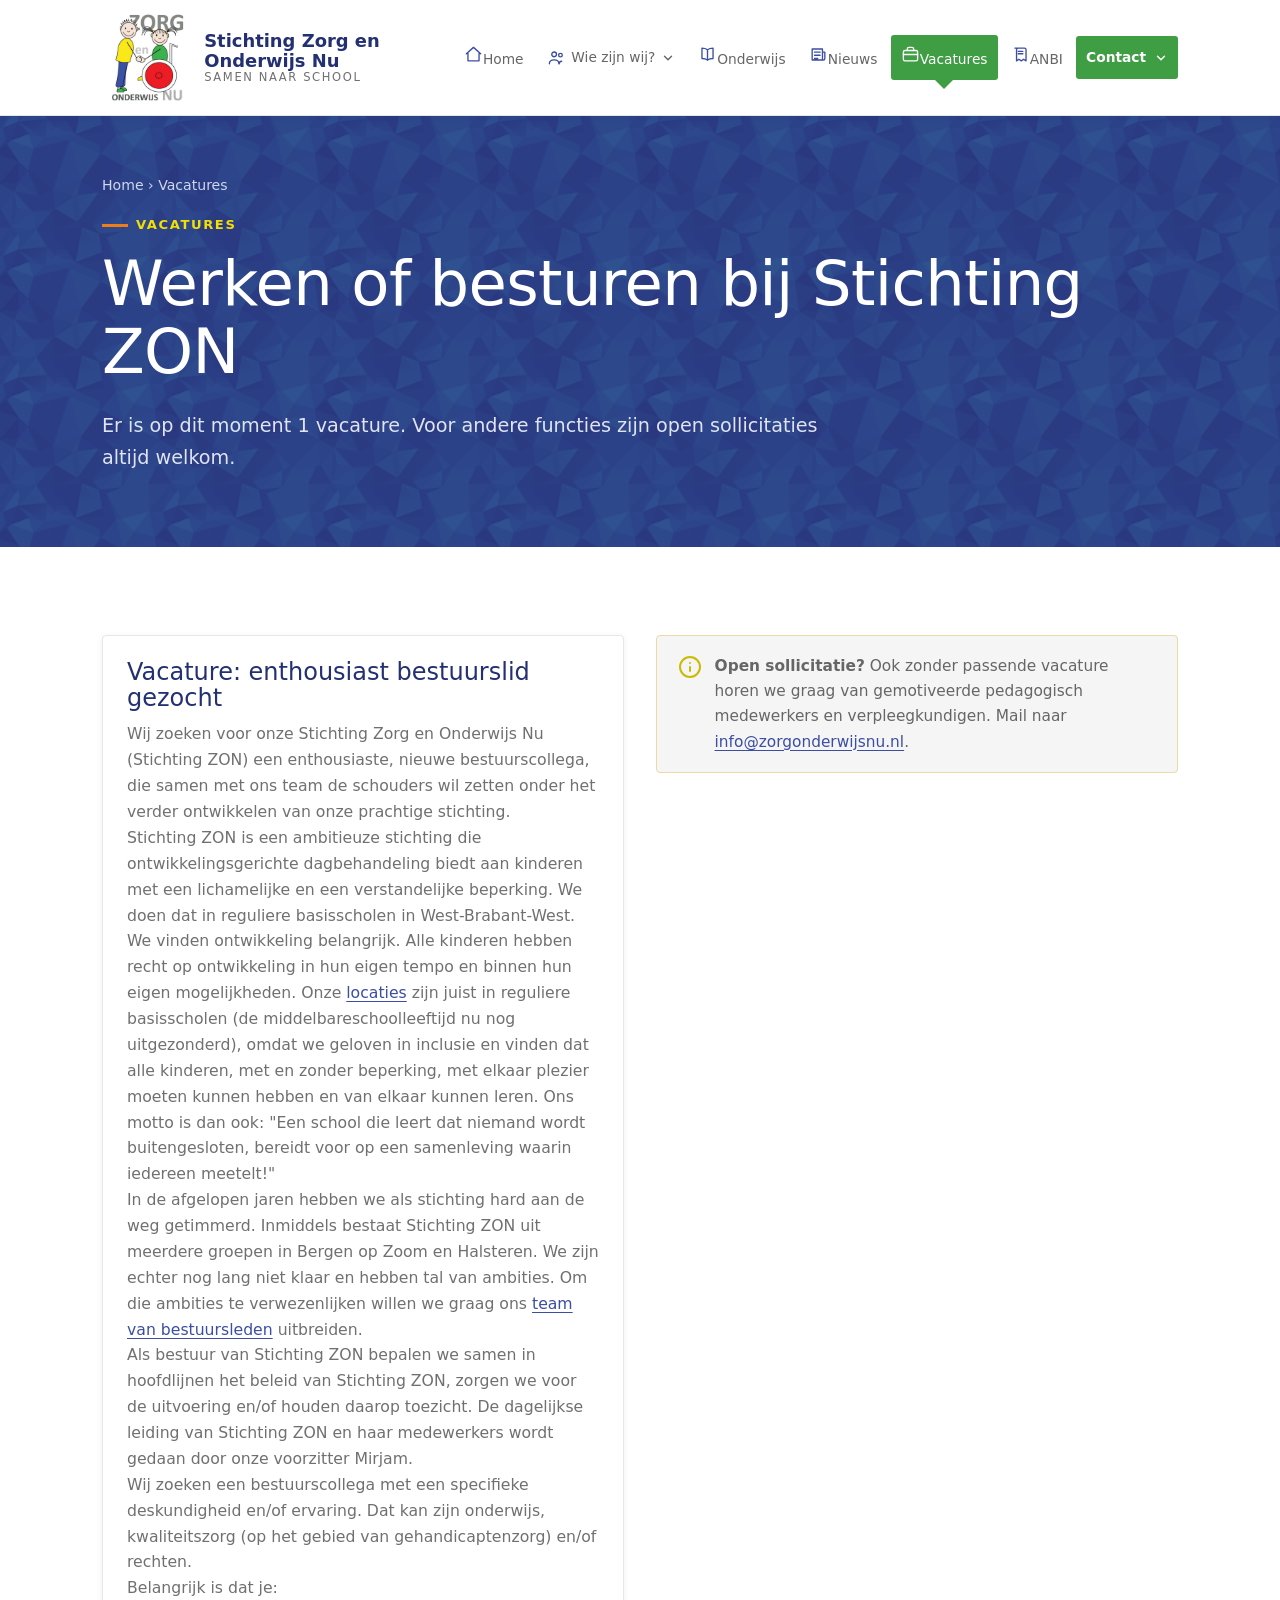
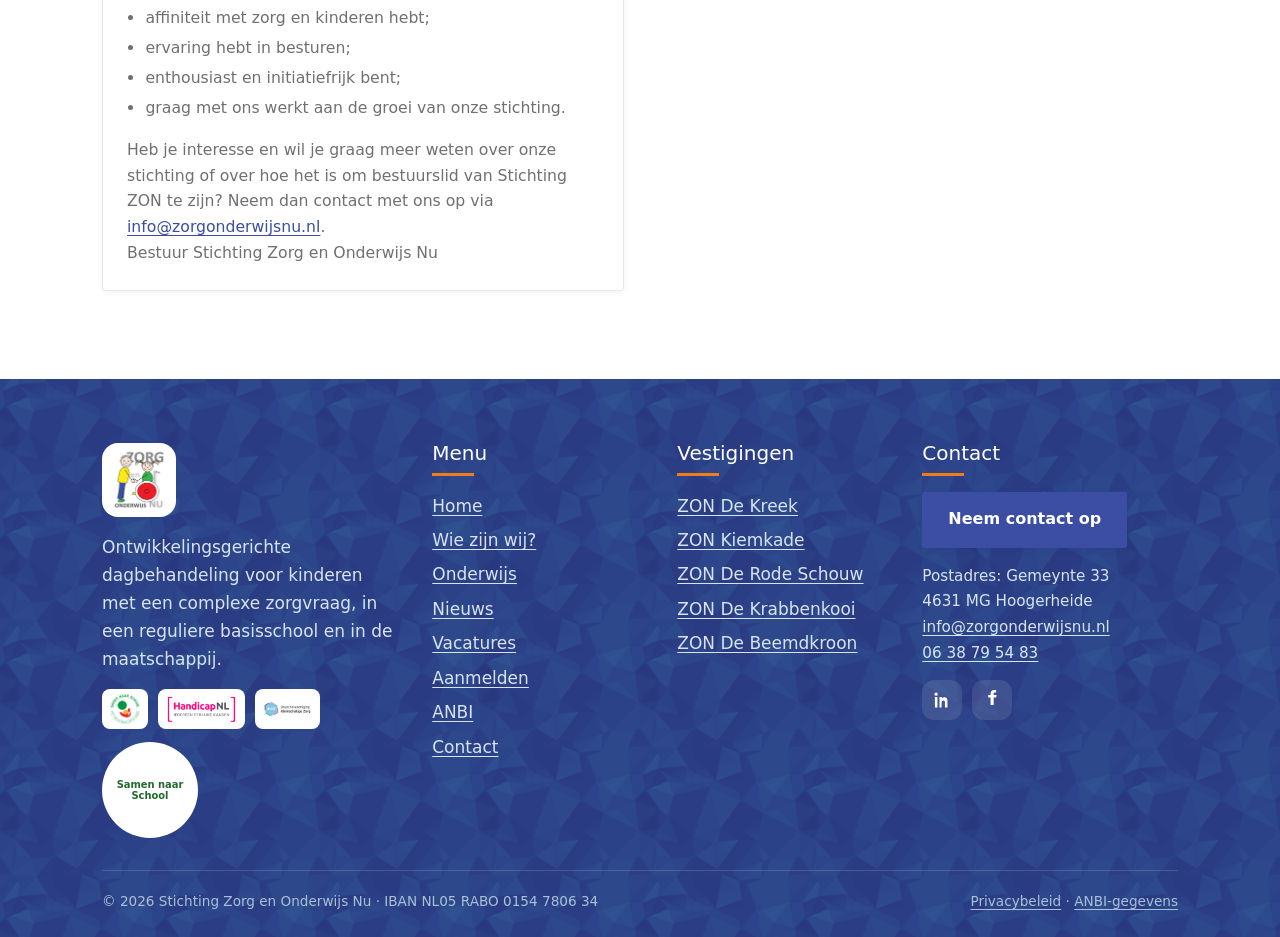
<file: vacatures.html>
<!DOCTYPE html>
<html lang="nl">
<head>
  <meta charset="utf-8">
  <meta name="viewport" content="width=device-width, initial-scale=1">
  <meta http-equiv="Content-Security-Policy" content="default-src 'self'; base-uri 'self'; object-src 'none'; frame-ancestors 'none'; form-action 'self'; frame-src https://www.google.com https://maps.google.com https://www.facebook.com; img-src 'self' data:; style-src 'self' https://fonts.googleapis.com; font-src https://fonts.gstatic.com; script-src 'self'; connect-src 'self'; upgrade-insecure-requests">
  <meta http-equiv="X-Content-Type-Options" content="nosniff">
  <meta name="referrer" content="strict-origin-when-cross-origin">
  <meta name="color-scheme" content="light">
  <meta name="theme-color" content="#1F5FA6">
  <script src="assets/theme-init.js"></script>
  <title>Vacatures — Stichting Zorg en Onderwijs Nu</title>
  <meta name="description" content="Actuele vacatures bij Stichting Zorg en Onderwijs Nu. Voor andere functies zijn open sollicitaties altijd welkom.">
  <link rel="icon" type="image/png" href="assets/favicon.png">
  <link rel="preconnect" href="https://fonts.googleapis.com">
  <link rel="preconnect" href="https://fonts.gstatic.com" crossorigin>
  <link href="https://fonts.googleapis.com/css2?family=Baloo+2:wght@500;600;700;800&family=Figtree:wght@400;500;600&family=Lato:wght@300;400;700&family=Open+Sans:wght@400;600;700&display=swap" rel="stylesheet">
  <link rel="stylesheet" href="assets/styles.css">
</head>
<body>
<a class="skip" href="#main">Direct naar de inhoud</a>
<header class="site-header">
  <div class="wrap nav">
    <a class="brand" href="index.html" aria-label="Stichting Zorg en Onderwijs Nu — home">
      <img src="assets/logo-zon.png" alt="" width="52" height="52">
      <span class="brand-text"><b>Stichting Zorg en Onderwijs Nu</b><span class="tagline">Samen naar School</span></span>
    </a>
    <button class="nav-toggle" aria-expanded="false" aria-controls="hoofdmenu" aria-label="Menu openen">
      <svg viewBox="0 0 24 24" fill="none" stroke="currentColor" stroke-width="2.2" stroke-linecap="round"><path d="M4 7h16M4 12h16M4 17h16"/></svg>
    </button>
    <ul class="menu" id="hoofdmenu" data-open="false">
      <li><a href="index.html"><span class="nav-ico" aria-hidden="true"><svg viewBox="0 0 24 24" fill="none" stroke="currentColor" stroke-width="1.7" stroke-linecap="round" stroke-linejoin="round"><path d="M3 11l9-8 9 8M5 10v10h14V10"/></svg></span><span class="nav-txt">Home</span></a></li>
      <li class="has-sub" data-open="false">
        <button aria-expanded="false"><span class="nav-ico" aria-hidden="true"><svg viewBox="0 0 24 24" fill="none" stroke="currentColor" stroke-width="1.7" stroke-linecap="round" stroke-linejoin="round"><circle cx="9" cy="8" r="3"/><circle cx="17" cy="9" r="2.3"/><path d="M3 20c0-3.3 2.7-5 6-5s6 1.7 6 5M15.5 20c0-2 1-3.3 3-3.3"/></svg></span><span class="nav-txt">Wie zijn wij?</span>
          <svg class="chev" viewBox="0 0 24 24" fill="none" stroke="currentColor" stroke-width="2.4" stroke-linecap="round"><path d="M6 9l6 6 6-6"/></svg>
        </button>
        <ul class="submenu">
          <li><a href="wie-zijn-wij.html">Overzicht</a></li>
          <li><a href="wie-zijn-wij.html#organisatie">Onze organisatie</a></li>
          <li><a href="wie-zijn-wij.html#bestuur">Het bestuur</a></li>
          <li><a href="wie-zijn-wij.html#medewerkers">Medewerkers</a></li>
        </ul>
      </li>
      <li><a href="onderwijs.html"><span class="nav-ico" aria-hidden="true"><svg viewBox="0 0 24 24" fill="none" stroke="currentColor" stroke-width="1.7" stroke-linecap="round" stroke-linejoin="round"><path d="M12 6c-1.8-1.3-4.3-2-7-2v13c2.7 0 5.2.7 7 2 1.8-1.3 4.3-2 7-2V4c-2.7 0-5.2.7-7 2z"/><path d="M12 6v13"/></svg></span><span class="nav-txt">Onderwijs</span></a></li>
      <li><a href="nieuws.html"><span class="nav-ico" aria-hidden="true"><svg viewBox="0 0 24 24" fill="none" stroke="currentColor" stroke-width="1.7" stroke-linecap="round" stroke-linejoin="round"><path d="M4 5h13v14H4zM17 9h3v8a2 2 0 0 1-2 2M7 9h7M7 13h7M7 17h4"/></svg></span><span class="nav-txt">Nieuws</span></a></li>
      <li><a href="vacatures.html" aria-current="page"><span class="nav-ico" aria-hidden="true"><svg viewBox="0 0 24 24" fill="none" stroke="currentColor" stroke-width="1.7" stroke-linecap="round" stroke-linejoin="round"><rect x="3" y="7" width="18" height="13" rx="2"/><path d="M8 7V5a2 2 0 0 1 2-2h4a2 2 0 0 1 2 2v2M3 12h18"/></svg></span><span class="nav-txt">Vacatures</span></a></li>
      <li><a href="anbi.html"><span class="nav-ico" aria-hidden="true"><svg viewBox="0 0 24 24" fill="none" stroke="currentColor" stroke-width="1.7" stroke-linecap="round" stroke-linejoin="round"><path d="M5 4h12a2 2 0 0 1 2 2v14l-3-2-3 2-3-2-3 2V6a2 2 0 0 1 2-2z"/><path d="M9 8h6M9 11h6"/></svg></span><span class="nav-txt">ANBI</span></a></li>
      <li class="has-sub cta-item" data-open="false">
        <button aria-expanded="false"><span class="nav-txt">Contact</span>
          <svg class="chev" viewBox="0 0 24 24" fill="none" stroke="currentColor" stroke-width="2.4" stroke-linecap="round"><path d="M6 9l6 6 6-6"/></svg>
        </button>
        <ul class="submenu">
          <li><a href="aanmelden.html">Kind aanmelden</a></li>
          <li><a href="rondleiding.html">Rondleiding aanvragen</a></li>
          <li><a href="contact.html">Vraag of bericht</a></li>
        </ul>
      </li>
    </ul>
  </div>
</header>
<main id="main">

  <section class="page-hero">
    <div class="wrap">
      <p class="crumbs"><a href="index.html">Home</a> › Vacatures</p>
      <span class="eyebrow">Vacatures</span>
      <h1>Werken of besturen bij Stichting ZON</h1>
      <p class="lead">Er is op dit moment 1 vacature. Voor andere functies zijn open sollicitaties altijd welkom.</p>
    </div>
  </section>

  <section class="section">
    <div class="wrap grid grid-2 align-start">
      <div class="card">
        <h2>Vacature: enthousiast bestuurslid gezocht</h2>
        <p>Wij zoeken voor onze Stichting Zorg en Onderwijs Nu (Stichting ZON) een enthousiaste, nieuwe bestuurscollega, die samen met ons team de schouders wil zetten onder het verder ontwikkelen van onze prachtige stichting.</p>
        <p>Stichting ZON is een ambitieuze stichting die ontwikkelingsgerichte dagbehandeling biedt aan kinderen met een lichamelijke en een verstandelijke beperking. We doen dat in reguliere basisscholen in West-Brabant-West.</p>
        <p>We vinden ontwikkeling belangrijk. Alle kinderen hebben recht op ontwikkeling in hun eigen tempo en binnen hun eigen mogelijkheden. Onze <a href="index.html#locaties">locaties</a> zijn juist in reguliere basisscholen (de middelbareschoolleeftijd nu nog uitgezonderd), omdat we geloven in inclusie en vinden dat alle kinderen, met en zonder beperking, met elkaar plezier moeten kunnen hebben en van elkaar kunnen leren. Ons motto is dan ook: "Een school die leert dat niemand wordt buitengesloten, bereidt voor op een samenleving waarin iedereen meetelt!"</p>
        <p>In de afgelopen jaren hebben we als stichting hard aan de weg getimmerd. Inmiddels bestaat Stichting ZON uit meerdere groepen in Bergen op Zoom en Halsteren. We zijn echter nog lang niet klaar en hebben tal van ambities. Om die ambities te verwezenlijken willen we graag ons <a href="wie-zijn-wij.html#bestuur">team van bestuursleden</a> uitbreiden.</p>
        <p>Als bestuur van Stichting ZON bepalen we samen in hoofdlijnen het beleid van Stichting ZON, zorgen we voor de uitvoering en/of houden daarop toezicht. De dagelijkse leiding van Stichting ZON en haar medewerkers wordt gedaan door onze voorzitter Mirjam.</p>
        <p>Wij zoeken een bestuurscollega met een specifieke deskundigheid en/of ervaring. Dat kan zijn onderwijs, kwaliteitszorg (op het gebied van gehandicaptenzorg) en/of rechten.</p>
        <p>Belangrijk is dat je:</p>
        <ul>
          <li>affiniteit met zorg en kinderen hebt;</li>
          <li>ervaring hebt in besturen;</li>
          <li>enthousiast en initiatiefrijk bent;</li>
          <li>graag met ons werkt aan de groei van onze stichting.</li>
        </ul>
        <p>Heb je interesse en wil je graag meer weten over onze stichting of over hoe het is om bestuurslid van Stichting ZON te zijn? Neem dan contact met ons op via <a href="mailto:info@zorgonderwijsnu.nl">info@zorgonderwijsnu.nl</a>.</p>
        <p class="form-note">Bestuur Stichting Zorg en Onderwijs Nu</p>
      </div>
      <div>
        <div class="notice">
          <svg viewBox="0 0 24 24" fill="none" stroke="currentColor" stroke-width="2" stroke-linecap="round" stroke-linejoin="round"><circle cx="12" cy="12" r="10"/><path d="M12 16v-4M12 8h.01"/></svg>
          <p><strong>Open sollicitatie?</strong> Ook zonder passende vacature horen we graag van gemotiveerde pedagogisch medewerkers en verpleegkundigen. Mail naar <a href="mailto:info@zorgonderwijsnu.nl">info@zorgonderwijsnu.nl</a>.</p>
        </div>
      </div>
    </div>
  </section>

</main>
<footer class="site-footer">
  <div class="wrap">
    <div class="footer-grid">
      <div class="foot-brand">
        <img src="assets/logo-zon.png" alt="Logo Stichting Zorg en Onderwijs Nu" width="74" height="74">
        <p>Ontwikkelingsgerichte dagbehandeling voor kinderen met een complexe zorgvraag, in een reguliere basisschool en in de maatschappij.</p>
        <div class="partners"><a href="https://gehandicaptekind.nl/" target="_blank" rel="noopener noreferrer"><img src="assets/logos/nsgk.png" alt="Stichting Gehandicapte Kind" height="40"></a><a href="https://handicap.nl/" target="_blank" rel="noopener noreferrer"><img src="assets/logos/handicapnl.png" alt="HandicapNL" height="40"></a><a href="https://bvkz.nl/" target="_blank" rel="noopener noreferrer"><img src="assets/logos/bvkz.jpg" alt="BVKZ" height="40"></a></div><a class="sns-badge" href="https://www.samennaarschool.nl/" target="_blank" rel="noopener noreferrer">Samen naar School</a>
      </div>
      <div>
        <h4>Menu</h4><span class="foot-divider" aria-hidden="true"></span>
        <ul>
          <li><a href="index.html">Home</a></li>
          <li><a href="wie-zijn-wij.html">Wie zijn wij?</a></li>
          <li><a href="onderwijs.html">Onderwijs</a></li>
          <li><a href="nieuws.html">Nieuws</a></li>
          <li><a href="vacatures.html">Vacatures</a></li>
          <li><a href="aanmelden.html">Aanmelden</a></li>
          <li><a href="anbi.html">ANBI</a></li>
          <li><a href="contact.html">Contact</a></li>
        </ul>
      </div>
      <div>
        <h4>Vestigingen</h4><span class="foot-divider" aria-hidden="true"></span>
        <ul><li><a href="index.html#de-kreek">ZON De Kreek</a></li><li><a href="index.html#kiemkade">ZON Kiemkade</a></li><li><a href="index.html#de-rode-schouw">ZON De Rode Schouw</a></li><li><a href="index.html#de-krabbenkooi">ZON De Krabbenkooi</a></li><li><a href="index.html#de-beemdkroon">ZON De Beemdkroon</a></li></ul>
      </div>
      <div>
        <h4>Contact</h4><span class="foot-divider" aria-hidden="true"></span>
        <p><a class="btn btn--brand" href="contact.html">Neem contact op</a></p>
        <address>Postadres: Gemeynte 33<br>4631 MG Hoogerheide<br><a href="mailto:info@zorgonderwijsnu.nl">info@zorgonderwijsnu.nl</a><br><a href="tel:+31638795483">06 38 79 54 83</a></address>
        <div class="socials">
          <a href="https://nl.linkedin.com/company/zorg-en-onderwijs-nu" target="_blank" rel="noopener noreferrer" aria-label="LinkedIn (opent in nieuw tabblad)"><svg viewBox="0 0 24 24" fill="currentColor"><path d="M6.94 5a2 2 0 1 1-4 0 2 2 0 0 1 4 0zM3.5 8.5h3V21h-3V8.5zM9 8.5h2.9v1.7h.04c.4-.76 1.4-1.56 2.9-1.56 3.1 0 3.67 2 3.67 4.7V21h-3v-5.5c0-1.3-.02-3-1.85-3-1.85 0-2.13 1.44-2.13 2.9V21H9V8.5z"/></svg></a>
          <a href="https://www.facebook.com/zorgenonderwijsnu" target="_blank" rel="noopener noreferrer" aria-label="Facebook (opent in nieuw tabblad)"><svg viewBox="0 0 24 24" fill="currentColor"><path d="M14 9h3l.5-3H14V4.5c0-.9.3-1.5 1.6-1.5H17V.2C16.6.1 15.6 0 14.5 0 12 0 10.3 1.5 10.3 4.2V6H7.5v3h2.8v9h3.7V9z"/></svg></a>
        </div>
      </div>
    </div>
    <div class="foot-bottom">
      <span>© 2026 Stichting Zorg en Onderwijs Nu · IBAN NL05 RABO 0154 7806 34</span>
      <span><a href="contact.html#privacy">Privacybeleid</a> · <a href="anbi.html">ANBI-gegevens</a></span>
    </div>
  </div>
</footer>

<script src="assets/nav.js"></script>
</body>
</html>
</file>
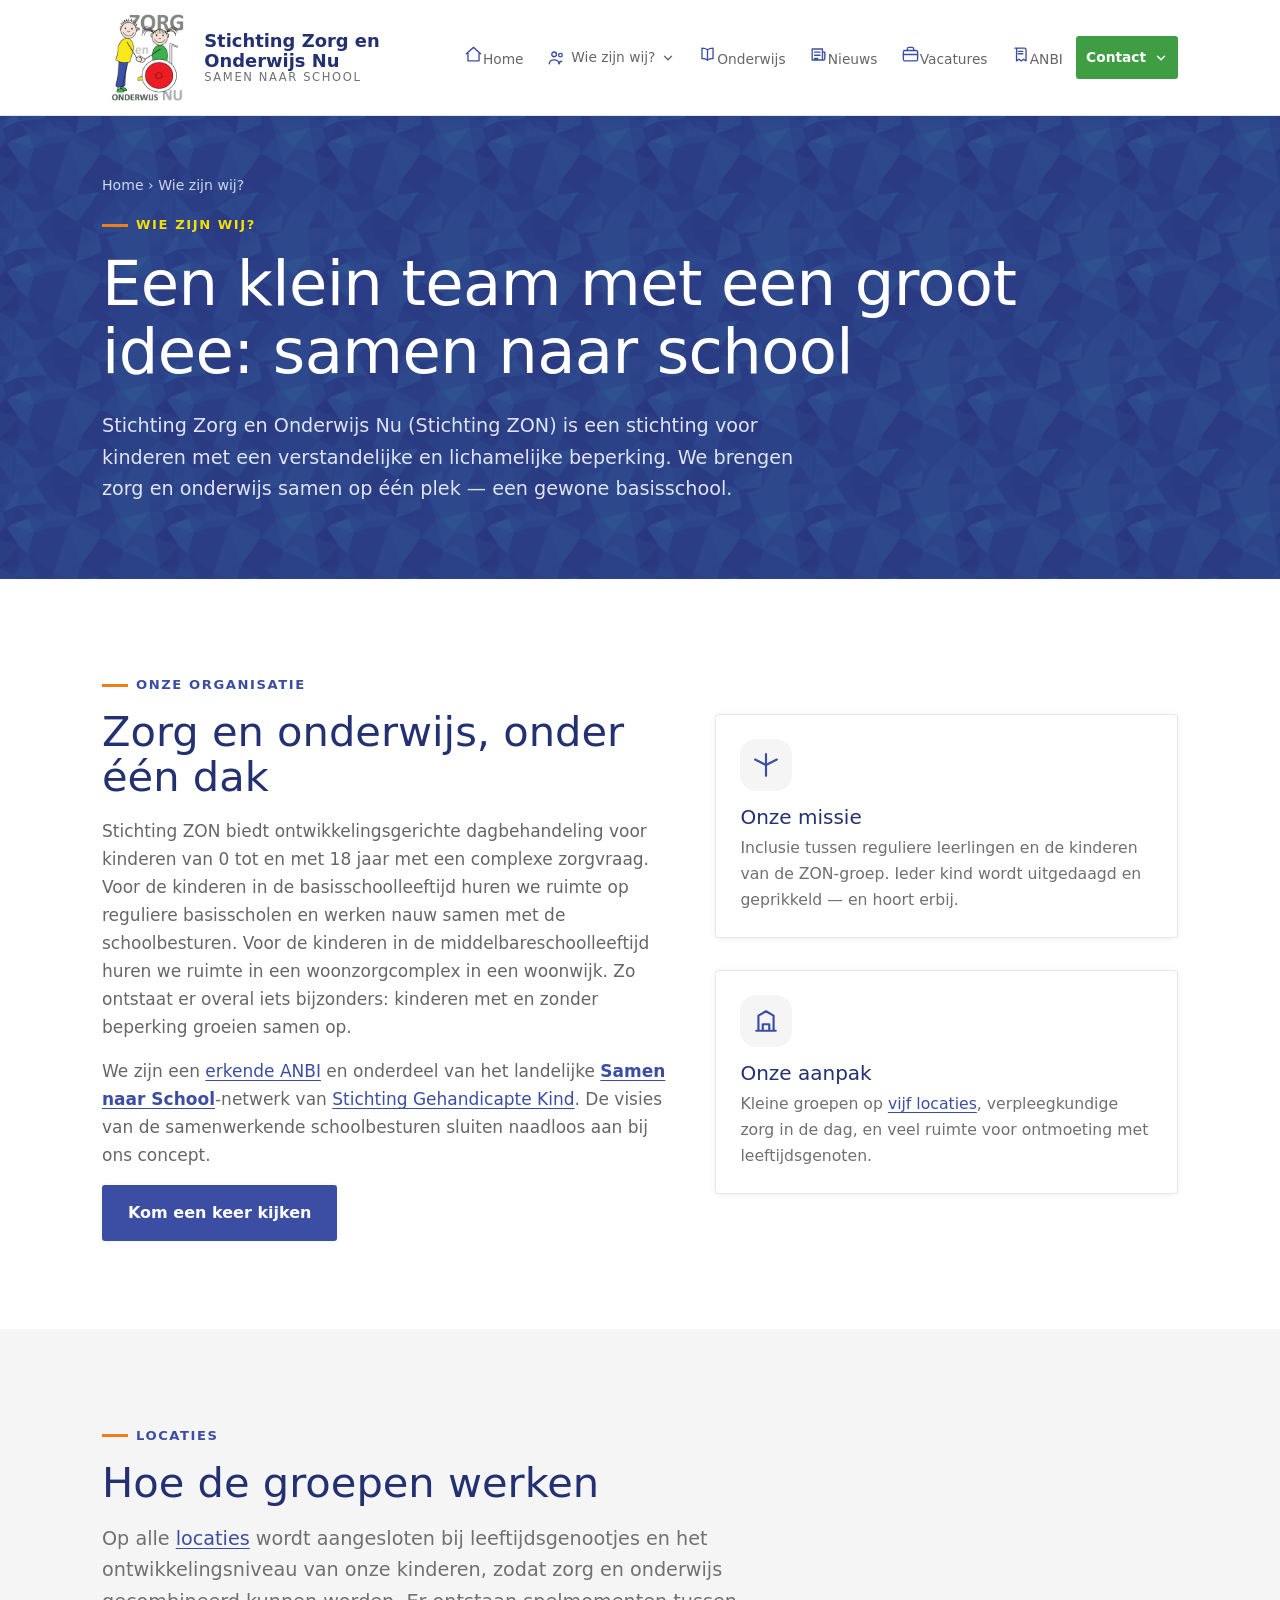
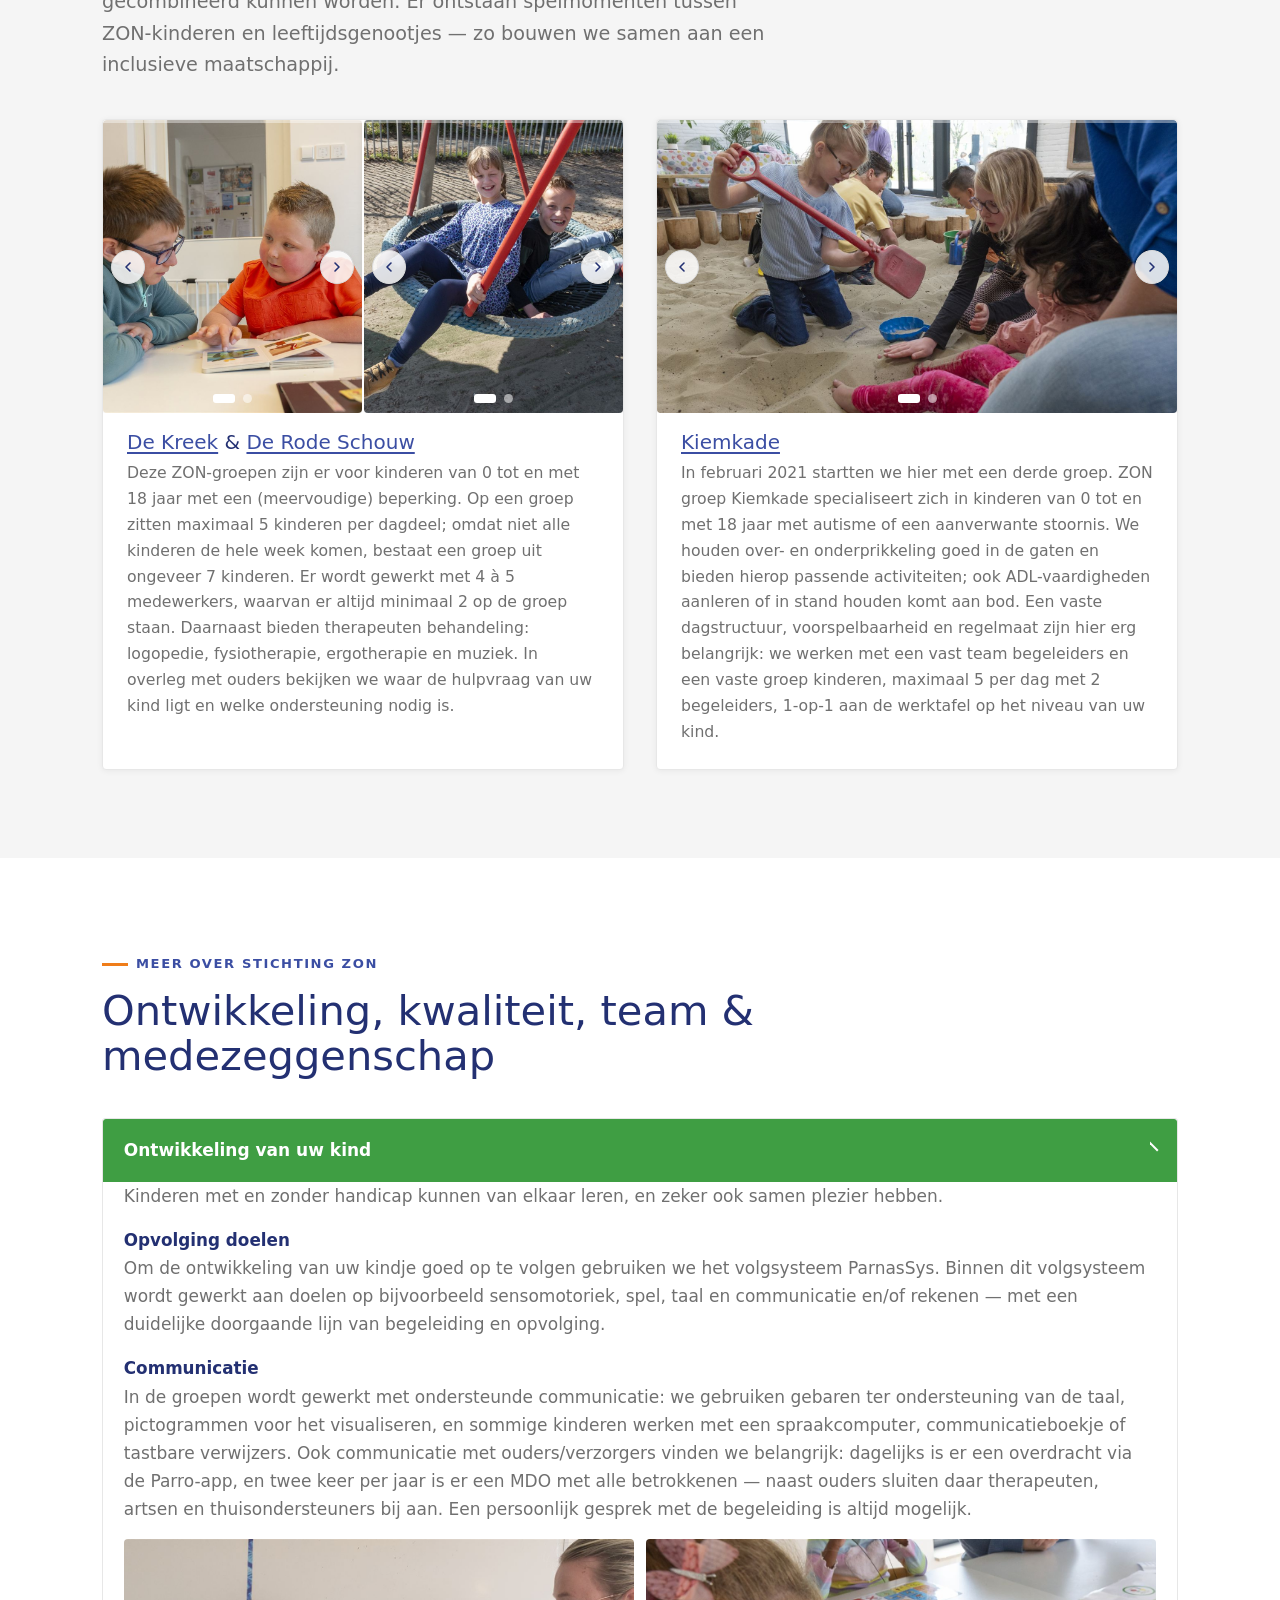
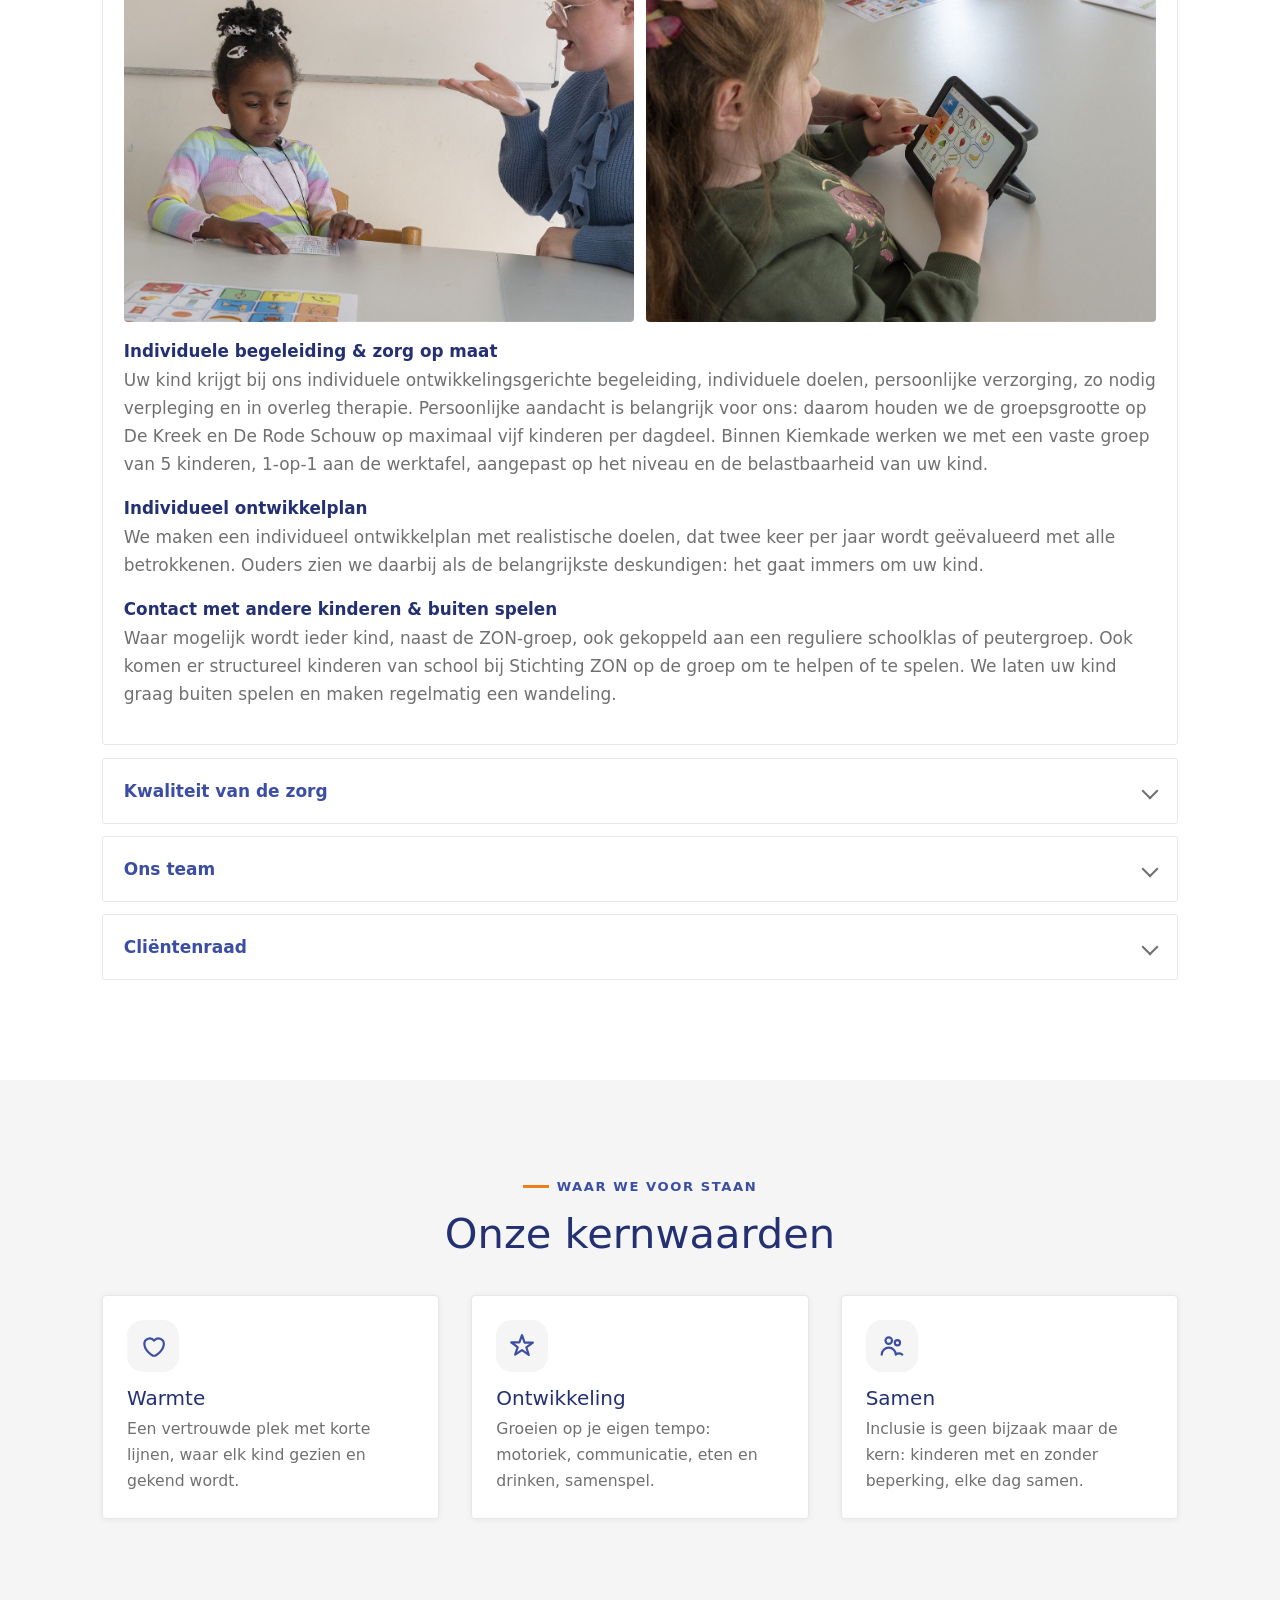
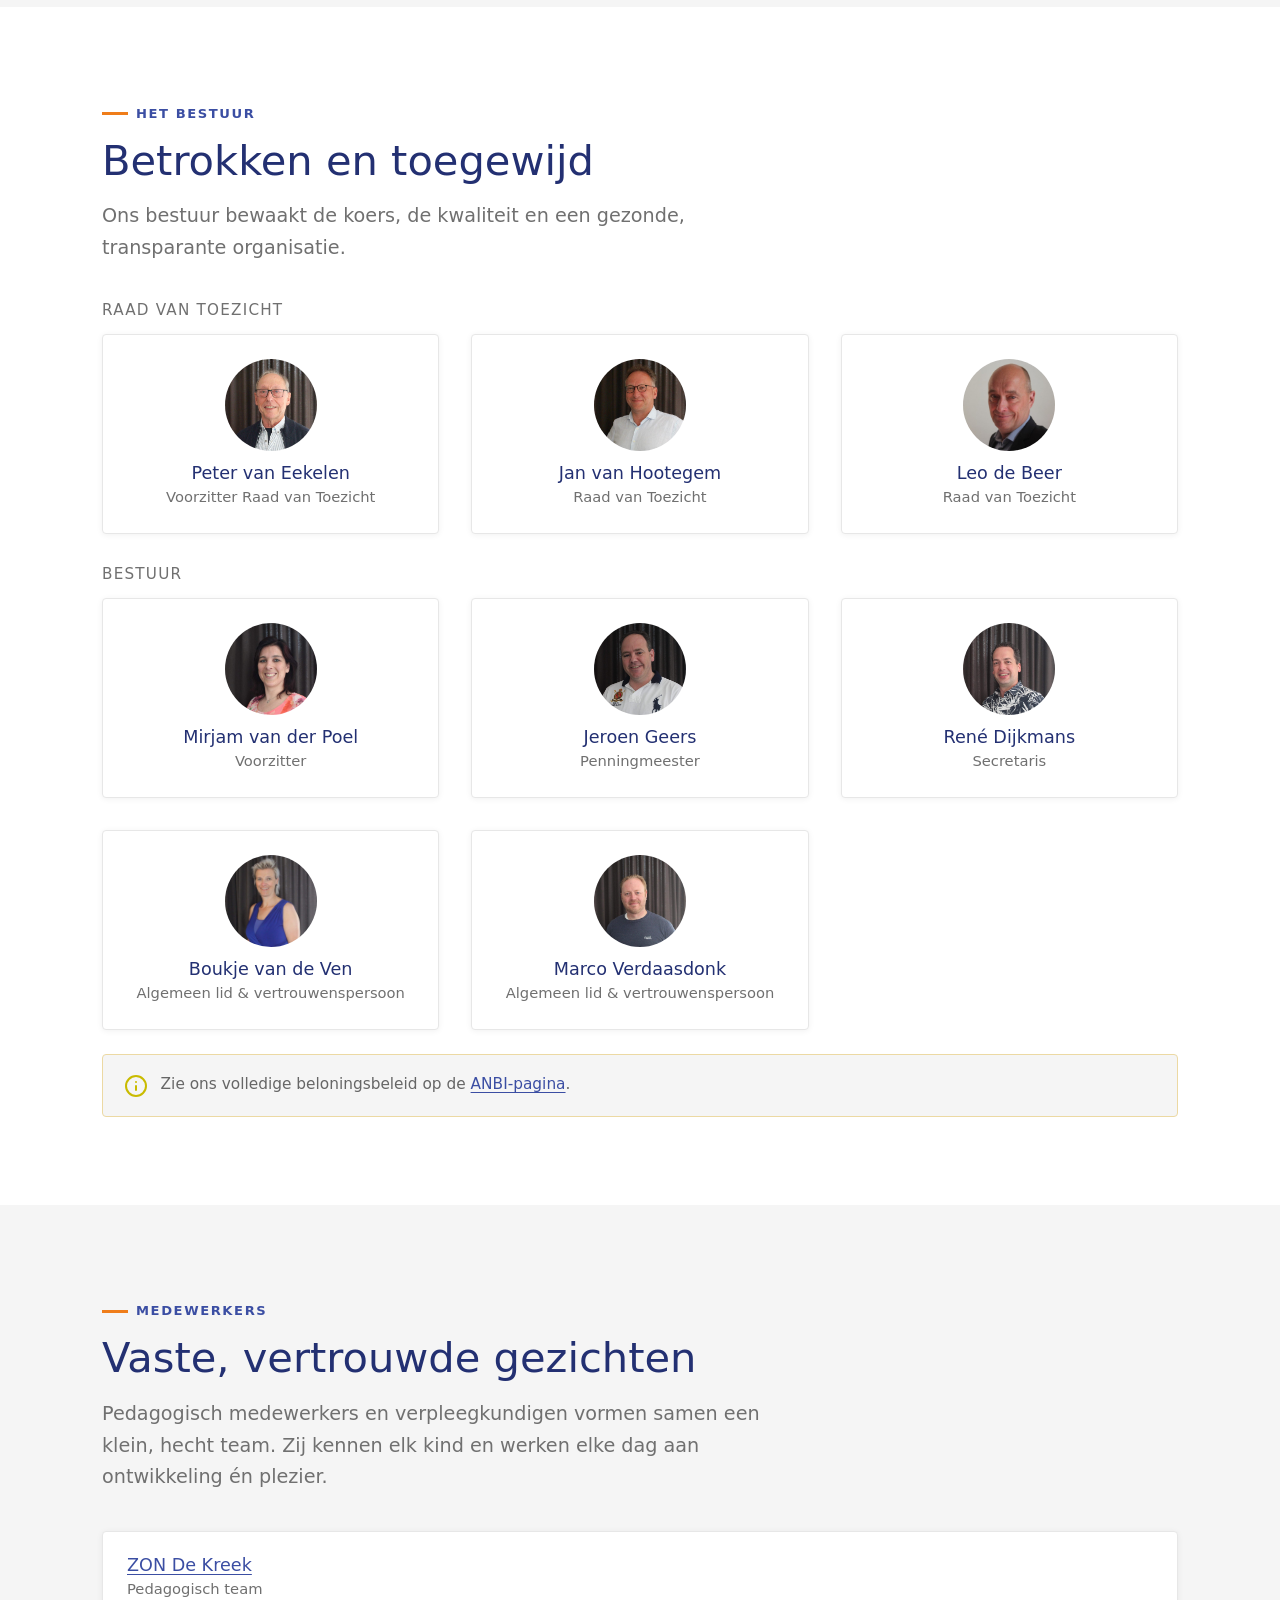
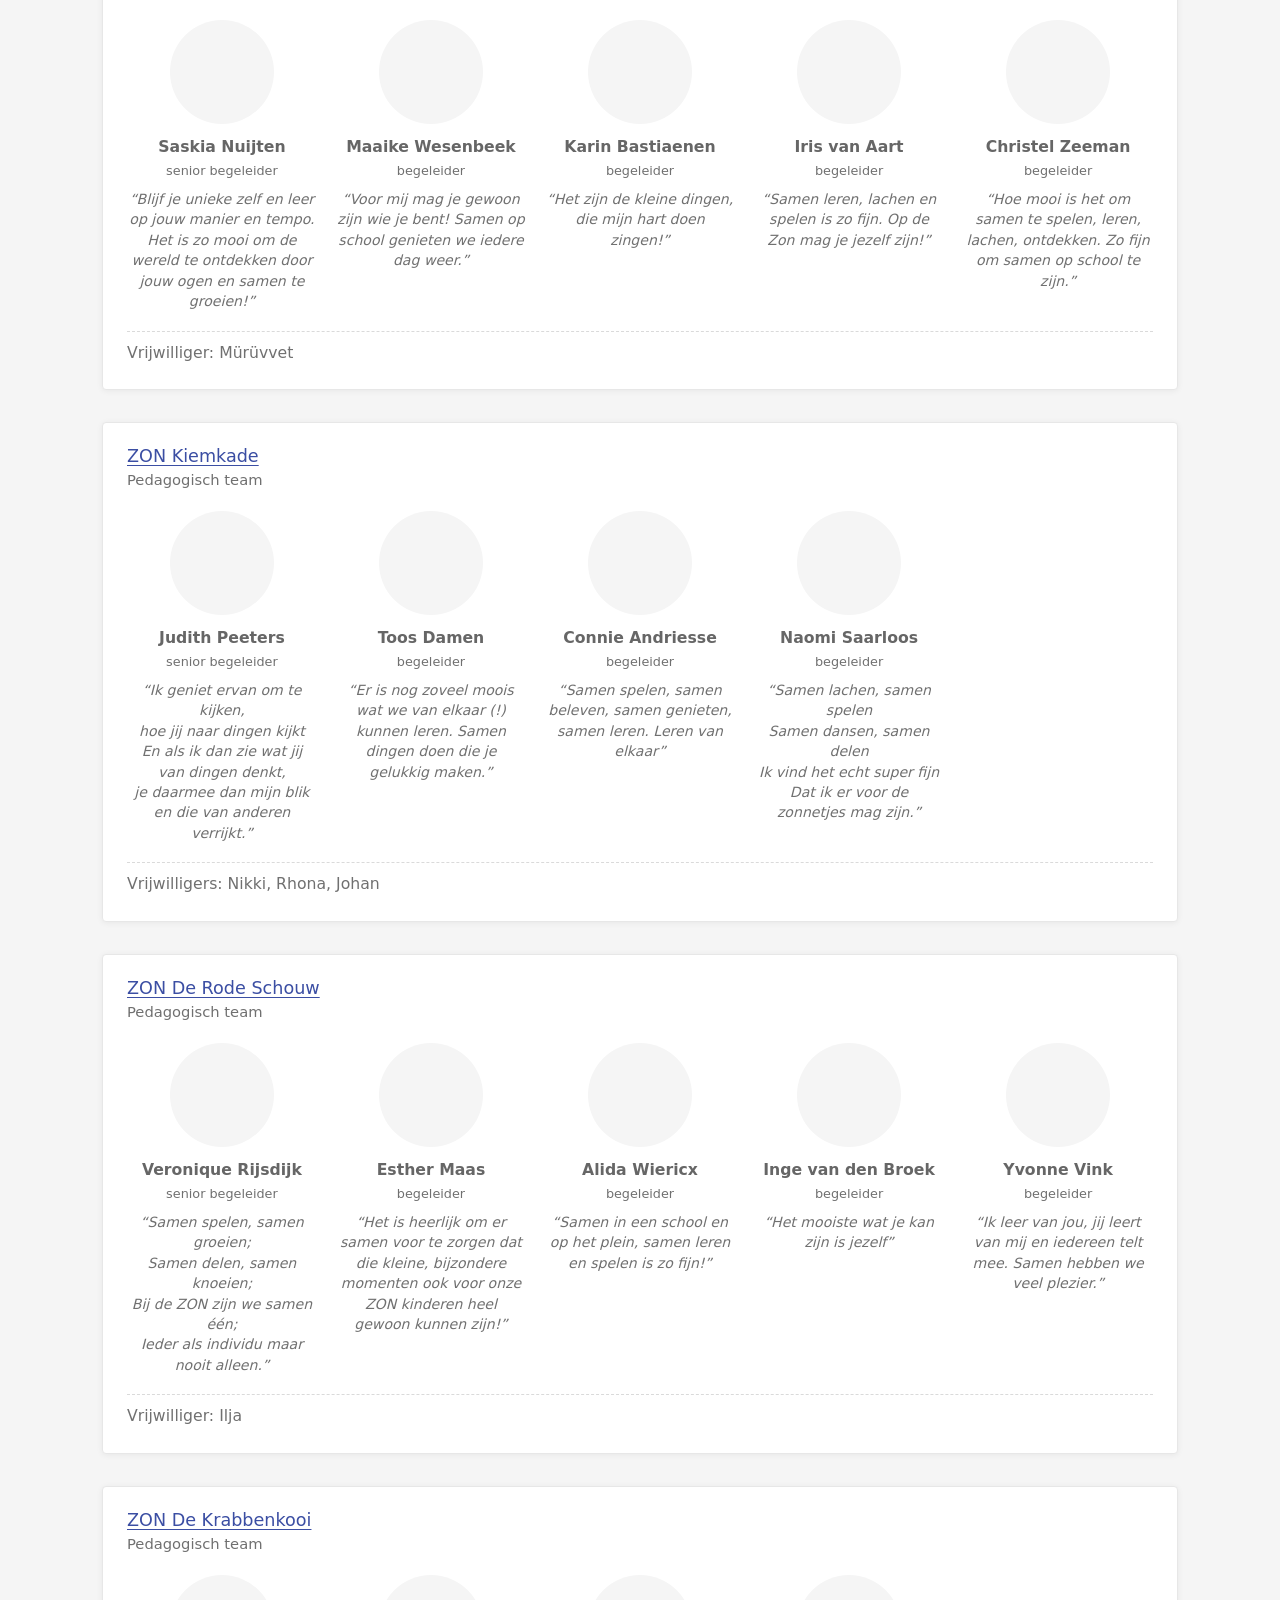
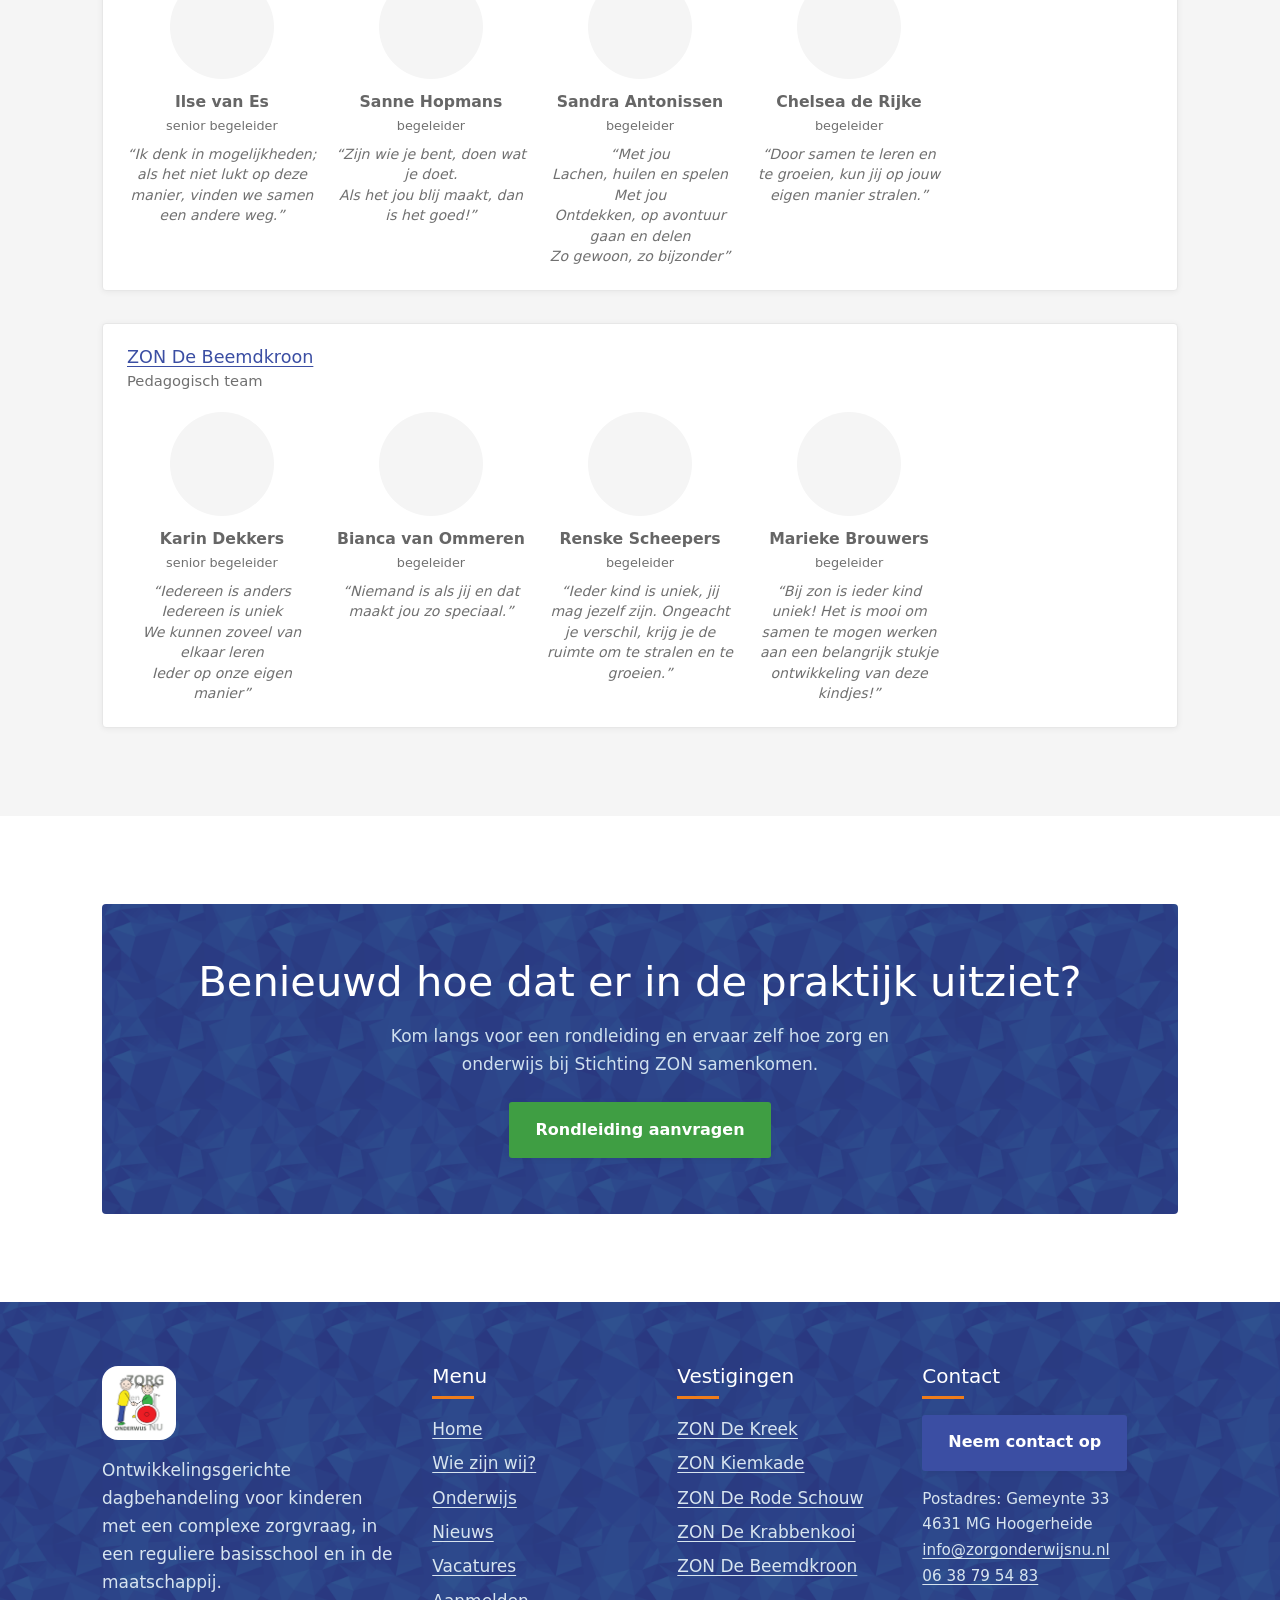
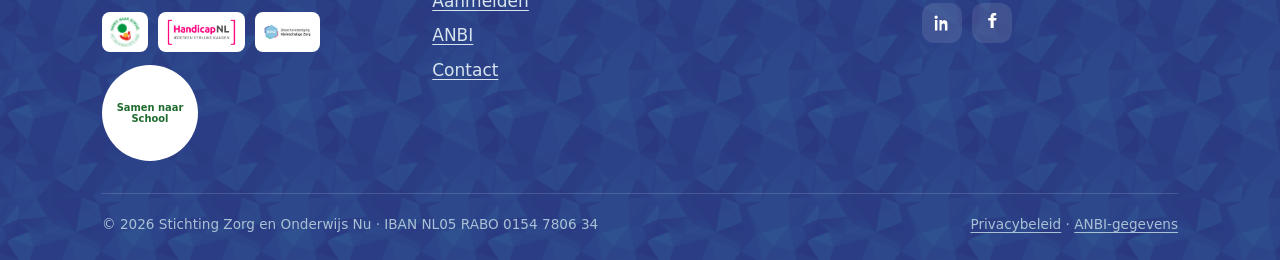
<file: wie-zijn-wij.html>
<!DOCTYPE html>
<html lang="nl">
<head>
  <meta charset="utf-8">
  <meta name="viewport" content="width=device-width, initial-scale=1">
  <meta http-equiv="Content-Security-Policy"
        content="default-src 'self'; base-uri 'self'; object-src 'none'; frame-ancestors 'none'; form-action 'self'; frame-src https://www.google.com https://maps.google.com https://www.facebook.com; img-src 'self' data:; style-src 'self' https://fonts.googleapis.com; font-src https://fonts.gstatic.com; script-src 'self'; connect-src 'self'; upgrade-insecure-requests">
  <meta http-equiv="X-Content-Type-Options" content="nosniff">
  <meta name="referrer" content="strict-origin-when-cross-origin">
  <meta name="color-scheme" content="light">
  <meta name="theme-color" content="#1F5FA6">
  <script src="assets/theme-init.js"></script>

  <title>Wie zijn wij? — Stichting Zorg en Onderwijs Nu</title>
  <meta name="description" content="Maak kennis met Stichting Zorg en Onderwijs Nu: onze organisatie, missie, het bestuur en de medewerkers die dagelijks klaarstaan voor de kinderen.">
  <link rel="canonical" href="https://www.zorgonderwijsnu.nl/wie-zijn-wij/">
  <link rel="icon" type="image/png" href="assets/favicon.png">
  <link rel="preconnect" href="https://fonts.googleapis.com">
  <link rel="preconnect" href="https://fonts.gstatic.com" crossorigin>
  <link href="https://fonts.googleapis.com/css2?family=Baloo+2:wght@500;600;700;800&family=Figtree:wght@400;500;600&family=Lato:wght@300;400;700&family=Open+Sans:wght@400;600;700&display=swap" rel="stylesheet">
  <link rel="stylesheet" href="assets/styles.css">
</head>
<body>
<a class="skip" href="#main">Direct naar de inhoud</a>

<header class="site-header">
  <div class="wrap nav">
    <a class="brand" href="index.html" aria-label="Stichting Zorg en Onderwijs Nu — home">
      <img src="assets/logo-zon.png" alt="" width="52" height="52">
      <span class="brand-text"><b>Stichting Zorg en Onderwijs Nu</b><span class="tagline">Samen naar School</span></span>
    </a>
    <button class="nav-toggle" aria-expanded="false" aria-controls="hoofdmenu" aria-label="Menu openen">
      <svg viewBox="0 0 24 24" fill="none" stroke="currentColor" stroke-width="2.2" stroke-linecap="round"><path d="M4 7h16M4 12h16M4 17h16"/></svg>
    </button>
    <ul class="menu" id="hoofdmenu" data-open="false">
      <li><a href="index.html"><span class="nav-ico" aria-hidden="true"><svg viewBox="0 0 24 24" fill="none" stroke="currentColor" stroke-width="1.7" stroke-linecap="round" stroke-linejoin="round"><path d="M3 11l9-8 9 8M5 10v10h14V10"/></svg></span><span class="nav-txt">Home</span></a></li>
      <li class="has-sub" data-open="false">
        <button aria-expanded="false"><span class="nav-ico" aria-hidden="true"><svg viewBox="0 0 24 24" fill="none" stroke="currentColor" stroke-width="1.7" stroke-linecap="round" stroke-linejoin="round"><circle cx="9" cy="8" r="3"/><circle cx="17" cy="9" r="2.3"/><path d="M3 20c0-3.3 2.7-5 6-5s6 1.7 6 5M15.5 20c0-2 1-3.3 3-3.3"/></svg></span><span class="nav-txt">Wie zijn wij?</span>
          <svg class="chev" viewBox="0 0 24 24" fill="none" stroke="currentColor" stroke-width="2.4" stroke-linecap="round"><path d="M6 9l6 6 6-6"/></svg>
        </button>
        <ul class="submenu">
          <li><a href="wie-zijn-wij.html" aria-current="page">Overzicht</a></li>
          <li><a href="wie-zijn-wij.html#organisatie">Onze organisatie</a></li>
          <li><a href="wie-zijn-wij.html#bestuur">Het bestuur</a></li>
          <li><a href="wie-zijn-wij.html#medewerkers">Medewerkers</a></li>
        </ul>
      </li>
      <li><a href="onderwijs.html"><span class="nav-ico" aria-hidden="true"><svg viewBox="0 0 24 24" fill="none" stroke="currentColor" stroke-width="1.7" stroke-linecap="round" stroke-linejoin="round"><path d="M12 6c-1.8-1.3-4.3-2-7-2v13c2.7 0 5.2.7 7 2 1.8-1.3 4.3-2 7-2V4c-2.7 0-5.2.7-7 2z"/><path d="M12 6v13"/></svg></span><span class="nav-txt">Onderwijs</span></a></li>
      <li><a href="nieuws.html"><span class="nav-ico" aria-hidden="true"><svg viewBox="0 0 24 24" fill="none" stroke="currentColor" stroke-width="1.7" stroke-linecap="round" stroke-linejoin="round"><path d="M4 5h13v14H4zM17 9h3v8a2 2 0 0 1-2 2M7 9h7M7 13h7M7 17h4"/></svg></span><span class="nav-txt">Nieuws</span></a></li>
      <li><a href="vacatures.html"><span class="nav-ico" aria-hidden="true"><svg viewBox="0 0 24 24" fill="none" stroke="currentColor" stroke-width="1.7" stroke-linecap="round" stroke-linejoin="round"><rect x="3" y="7" width="18" height="13" rx="2"/><path d="M8 7V5a2 2 0 0 1 2-2h4a2 2 0 0 1 2 2v2M3 12h18"/></svg></span><span class="nav-txt">Vacatures</span></a></li>
      <li><a href="anbi.html"><span class="nav-ico" aria-hidden="true"><svg viewBox="0 0 24 24" fill="none" stroke="currentColor" stroke-width="1.7" stroke-linecap="round" stroke-linejoin="round"><path d="M5 4h12a2 2 0 0 1 2 2v14l-3-2-3 2-3-2-3 2V6a2 2 0 0 1 2-2z"/><path d="M9 8h6M9 11h6"/></svg></span><span class="nav-txt">ANBI</span></a></li>
      <li class="has-sub cta-item" data-open="false">
        <button aria-expanded="false"><span class="nav-txt">Contact</span>
          <svg class="chev" viewBox="0 0 24 24" fill="none" stroke="currentColor" stroke-width="2.4" stroke-linecap="round"><path d="M6 9l6 6 6-6"/></svg>
        </button>
        <ul class="submenu">
          <li><a href="aanmelden.html">Kind aanmelden</a></li>
          <li><a href="rondleiding.html">Rondleiding aanvragen</a></li>
          <li><a href="contact.html">Vraag of bericht</a></li>
        </ul>
      </li>
    </ul>
  </div>
</header>

<main id="main">

  <!-- Page hero -->
  <section class="page-hero">
    <div class="wrap">
      <p class="crumbs"><a href="index.html">Home</a> › Wie zijn wij?</p>
      <span class="eyebrow">Wie zijn wij?</span>
      <h1>Een klein team met een groot idee: samen naar school</h1>
      <p class="lead">Stichting Zorg en Onderwijs Nu (Stichting ZON) is een stichting voor kinderen met een verstandelijke en lichamelijke beperking. We brengen zorg en onderwijs samen op één plek — een gewone basisschool.</p>
    </div>
  </section>

  <!-- Onze organisatie -->
  <section class="section" id="organisatie">
    <div class="wrap story">
      <div>
        <span class="eyebrow">Onze organisatie</span>
        <h2>Zorg en onderwijs, onder één dak</h2>
        <p>Stichting ZON biedt ontwikkelingsgerichte dagbehandeling voor kinderen van 0 tot en met 18 jaar met een complexe zorgvraag. Voor de kinderen in de basisschoolleeftijd huren we ruimte op reguliere basisscholen en werken nauw samen met de schoolbesturen. Voor de kinderen in de middelbareschoolleeftijd huren we ruimte in een woonzorgcomplex in een woonwijk. Zo ontstaat er overal iets bijzonders: kinderen met en zonder beperking groeien samen op.</p>
        <p>We zijn een <a href="anbi.html">erkende ANBI</a> en onderdeel van het landelijke <a href="https://www.samennaarschool.nl/" target="_blank" rel="noopener noreferrer"><strong>Samen naar School</strong></a>-netwerk van <a href="https://gehandicaptekind.nl/" target="_blank" rel="noopener noreferrer">Stichting Gehandicapte Kind</a>. De visies van de samenwerkende schoolbesturen sluiten naadloos aan bij ons concept.</p>
        <a class="btn btn--brand" href="rondleiding.html">Kom een keer kijken</a>
      </div>
      <div class="grid grid--tight">
        <div class="card">
          <div class="icon i-leaf"><svg viewBox="0 0 24 24" fill="none" stroke="currentColor" stroke-width="2" stroke-linecap="round" stroke-linejoin="round"><path d="M12 2v20M2 7l10 5 10-5"/></svg></div>
          <h3>Onze missie</h3>
          <p>Inclusie tussen reguliere leerlingen en de kinderen van de ZON-groep. Ieder kind wordt uitgedaagd en geprikkeld — en hoort erbij.</p>
        </div>
        <div class="card">
          <div class="icon i-blue"><svg viewBox="0 0 24 24" fill="none" stroke="currentColor" stroke-width="2" stroke-linecap="round" stroke-linejoin="round"><path d="M3 21h18M5 21V7l7-4 7 4v14M9 21v-6h6v6"/></svg></div>
          <h3>Onze aanpak</h3>
          <p>Kleine groepen op <a href="index.html#locaties">vijf locaties</a>, verpleegkundige zorg in de dag, en veel ruimte voor ontmoeting met leeftijdsgenoten.</p>
        </div>
      </div>
    </div>
  </section>

  <!-- Locaties in detail -->
  <section class="section wash-cool" id="groepen">
    <div class="wrap">
      <div class="section-head">
        <span class="eyebrow">Locaties</span>
        <h2>Hoe de groepen werken</h2>
        <p class="lead">Op alle <a href="index.html#locaties">locaties</a> wordt aangesloten bij leeftijdsgenootjes en het ontwikkelingsniveau van onze kinderen, zodat zorg en onderwijs gecombineerd kunnen worden. Er ontstaan spelmomenten tussen ZON-kinderen en leeftijdsgenootjes — zo bouwen we samen aan een inclusieve maatschappij.</p>
      </div>
      <div class="grid grid-2">
        <div class="card">
          <div class="loc-photo loc-photo--pair">
            <div class="slider" data-slider role="region" aria-label="Sfeerbeelden van ZON De Kreek">
              <ul class="slider-track" data-slider-track tabindex="0">
                <li class="slide"><img src="assets/fotos/activiteiten/samen-lezen.jpg" alt="Samen een boek lezen bij Stichting ZON" loading="lazy"></li>
                <li class="slide"><img src="assets/fotos/activiteiten/samen-schoolwerk.jpg" alt="Samen schoolwerk doen bij Stichting ZON" loading="lazy"></li>
              </ul>
              <button type="button" class="slider-nav slider-prev" data-slider-prev aria-label="Vorige foto"><svg viewBox="0 0 24 24" fill="none" stroke="currentColor" stroke-width="2.4" stroke-linecap="round" stroke-linejoin="round"><path d="M15 18l-6-6 6-6"/></svg></button>
              <button type="button" class="slider-nav slider-next" data-slider-next aria-label="Volgende foto"><svg viewBox="0 0 24 24" fill="none" stroke="currentColor" stroke-width="2.4" stroke-linecap="round" stroke-linejoin="round"><path d="M9 18l6-6-6-6"/></svg></button>
              <div class="slider-progress" data-slider-progress aria-hidden="true"><span class="slider-progress-bar"></span></div>
              <div class="slider-dots" data-slider-dots></div>
            </div>
            <div class="slider" data-slider role="region" aria-label="Sfeerbeelden van ZON De Rode Schouw">
              <ul class="slider-track" data-slider-track tabindex="0">
                <li class="slide"><img src="assets/fotos/activiteiten/opschommel.jpg" alt="Samen op de schommel bij Stichting ZON" loading="lazy"></li>
                <li class="slide"><img src="assets/fotos/activiteiten/straattekenen.jpg" alt="Buiten tekenen bij Stichting ZON" loading="lazy"></li>
              </ul>
              <button type="button" class="slider-nav slider-prev" data-slider-prev aria-label="Vorige foto"><svg viewBox="0 0 24 24" fill="none" stroke="currentColor" stroke-width="2.4" stroke-linecap="round" stroke-linejoin="round"><path d="M15 18l-6-6 6-6"/></svg></button>
              <button type="button" class="slider-nav slider-next" data-slider-next aria-label="Volgende foto"><svg viewBox="0 0 24 24" fill="none" stroke="currentColor" stroke-width="2.4" stroke-linecap="round" stroke-linejoin="round"><path d="M9 18l6-6-6-6"/></svg></button>
              <div class="slider-progress" data-slider-progress aria-hidden="true"><span class="slider-progress-bar"></span></div>
              <div class="slider-dots" data-slider-dots></div>
            </div>
          </div>
          <h3><a href="index.html#de-kreek">De Kreek</a> &amp; <a href="index.html#de-rode-schouw">De Rode Schouw</a></h3>
          <p>Deze ZON-groepen zijn er voor kinderen van 0 tot en met 18 jaar met een (meervoudige) beperking. Op een groep zitten maximaal 5 kinderen per dagdeel; omdat niet alle kinderen de hele week komen, bestaat een groep uit ongeveer 7 kinderen. Er wordt gewerkt met 4 à 5 medewerkers, waarvan er altijd minimaal 2 op de groep staan. Daarnaast bieden therapeuten behandeling: logopedie, fysiotherapie, ergotherapie en muziek. In overleg met ouders bekijken we waar de hulpvraag van uw kind ligt en welke ondersteuning nodig is.</p>
        </div>
        <div class="card">
          <div class="loc-photo">
            <div class="slider" data-slider role="region" aria-label="Sfeerbeelden van ZON Kiemkade">
              <ul class="slider-track" data-slider-track tabindex="0">
                <li class="slide"><img src="assets/fotos/activiteiten/samen-zandbak.jpg" alt="Samen spelen in de zandbak bij Stichting ZON" loading="lazy"></li>
                <li class="slide"><img src="assets/fotos/activiteiten/leespraat.jpg" alt="Samen werken aan taal en communicatie bij Stichting ZON" loading="lazy"></li>
              </ul>
              <button type="button" class="slider-nav slider-prev" data-slider-prev aria-label="Vorige foto"><svg viewBox="0 0 24 24" fill="none" stroke="currentColor" stroke-width="2.4" stroke-linecap="round" stroke-linejoin="round"><path d="M15 18l-6-6 6-6"/></svg></button>
              <button type="button" class="slider-nav slider-next" data-slider-next aria-label="Volgende foto"><svg viewBox="0 0 24 24" fill="none" stroke="currentColor" stroke-width="2.4" stroke-linecap="round" stroke-linejoin="round"><path d="M9 18l6-6-6-6"/></svg></button>
              <div class="slider-progress" data-slider-progress aria-hidden="true"><span class="slider-progress-bar"></span></div>
              <div class="slider-dots" data-slider-dots></div>
            </div>
          </div>
          <h3><a href="index.html#kiemkade">Kiemkade</a></h3>
          <p>In februari 2021 startten we hier met een derde groep. ZON groep Kiemkade specialiseert zich in kinderen van 0 tot en met 18 jaar met autisme of een aanverwante stoornis. We houden over- en onderprikkeling goed in de gaten en bieden hierop passende activiteiten; ook ADL-vaardigheden aanleren of in stand houden komt aan bod. Een vaste dagstructuur, voorspelbaarheid en regelmaat zijn hier erg belangrijk: we werken met een vast team begeleiders en een vaste groep kinderen, maximaal 5 per dag met 2 begeleiders, 1-op-1 aan de werktafel op het niveau van uw kind.</p>
        </div>
      </div>
    </div>
  </section>

  <!-- Ontwikkeling, kwaliteit, team, cliëntenraad -->
  <section class="section">
    <div class="wrap">
      <div class="section-head">
        <span class="eyebrow">Meer over Stichting ZON</span>
        <h2>Ontwikkeling, kwaliteit, team &amp; medezeggenschap</h2>
      </div>

      <details class="detail-panel" open>
        <summary>Ontwikkeling van uw kind</summary>
        <div class="detail-body">
          <p>Kinderen met en zonder handicap kunnen van elkaar leren, en zeker ook samen plezier hebben.</p>
          <h4>Opvolging doelen</h4>
          <p>Om de ontwikkeling van uw kindje goed op te volgen gebruiken we het volgsysteem ParnasSys. Binnen dit volgsysteem wordt gewerkt aan doelen op bijvoorbeeld sensomotoriek, spel, taal en communicatie en/of rekenen — met een duidelijke doorgaande lijn van begeleiding en opvolging.</p>
          <h4>Communicatie</h4>
          <p>In de groepen wordt gewerkt met ondersteunde communicatie: we gebruiken gebaren ter ondersteuning van de taal, pictogrammen voor het visualiseren, en sommige kinderen werken met een spraakcomputer, communicatieboekje of tastbare verwijzers. Ook communicatie met ouders/verzorgers vinden we belangrijk: dagelijks is er een overdracht via de Parro-app, en twee keer per jaar is er een MDO met alle betrokkenen — naast ouders sluiten daar therapeuten, artsen en thuisondersteuners bij aan. Een persoonlijk gesprek met de begeleiding is altijd mogelijk.</p>
          <div class="detail-photos">
            <img src="assets/fotos/activiteiten/gebaren.jpg" alt="Communiceren met gebaren bij Stichting ZON" loading="lazy">
            <img src="assets/fotos/activiteiten/spraakcomputer-2.jpg" alt="Werken met een spraakcomputer bij Stichting ZON" loading="lazy">
          </div>
          <h4>Individuele begeleiding &amp; zorg op maat</h4>
          <p>Uw kind krijgt bij ons individuele ontwikkelingsgerichte begeleiding, individuele doelen, persoonlijke verzorging, zo nodig verpleging en in overleg therapie. Persoonlijke aandacht is belangrijk voor ons: daarom houden we de groepsgrootte op De Kreek en De Rode Schouw op maximaal vijf kinderen per dagdeel. Binnen Kiemkade werken we met een vaste groep van 5 kinderen, 1-op-1 aan de werktafel, aangepast op het niveau en de belastbaarheid van uw kind.</p>
          <h4>Individueel ontwikkelplan</h4>
          <p>We maken een individueel ontwikkelplan met realistische doelen, dat twee keer per jaar wordt geëvalueerd met alle betrokkenen. Ouders zien we daarbij als de belangrijkste deskundigen: het gaat immers om uw kind.</p>
          <h4>Contact met andere kinderen &amp; buiten spelen</h4>
          <p>Waar mogelijk wordt ieder kind, naast de ZON-groep, ook gekoppeld aan een reguliere schoolklas of peutergroep. Ook komen er structureel kinderen van school bij Stichting ZON op de groep om te helpen of te spelen. We laten uw kind graag buiten spelen en maken regelmatig een wandeling.</p>
        </div>
      </details>

      <details class="detail-panel" id="kwaliteit">
        <summary>Kwaliteit van de zorg</summary>
        <div class="detail-body">
          <p>Het alert blijven op de kwaliteit van de zorg die wij leveren is voor ons heel belangrijk — dat doen we vanuit een gezamenlijk belang voor het kind, samen met ouders, medewerkers, professionals, het <a href="#bestuur">bestuur en de raad van toezicht</a>, in samenwerking met de scholen in de regio. Graag betrekken we ouders bij het verbeteren en aanscherpen van onze kwaliteit van zorg. Dat organiseren we op verschillende manieren:</p>
          <h4>Jaarlijks klanttevredenheidsonderzoek</h4>
          <p>We doen dit ieder jaar om goed te begrijpen hoe ouders de zorg van Stichting ZON beleven en ervaren.</p>
          <h4>Jaarlijkse ouderavond</h4>
          <p>Op deze avond wordt er rondom een thema met elkaar gesproken; daarbij komen soms ook professionals uitleg geven.</p>
          <h4>Branchevereniging Kleinschalige Zorg (BVKZ)</h4>
          <p>Wij zijn aangesloten bij de <a href="https://bvkz.nl/" target="_blank" rel="noopener noreferrer">Branchevereniging Kleinschalige Zorg</a>.</p>
          <h4>Cliëntenraad</h4>
          <p>Beslissingen die rondom het proces van de zorg genomen moeten worden, worden aan de ouders in de <a href="#clientenraad">cliëntenraad</a> voorgelegd.</p>
        </div>
      </details>

      <details class="detail-panel">
        <summary>Ons team</summary>
        <div class="detail-body">
          <p>Ons team bestaat uit pedagogisch begeleiders en specialisten op het gebied van zorg en therapie, ondersteund door stagiaires en vrijwilligers. We werken met een vast team van pedagogisch begeleiders, zodat uw kind veiligheid ervaart in bekende gezichten. Bekijk <a href="#medewerkers">alle teamleden</a> hieronder.</p>
        </div>
      </details>

      <details class="detail-panel" id="clientenraad">
        <summary>Cliëntenraad</summary>
        <div class="detail-body">
          <p>Beslissingen die rondom het proces van de zorg genomen moeten worden, worden aan de ouders in de cliëntenraad voorgelegd.</p>
        </div>
      </details>
    </div>
  </section>

  <!-- Kernwaarden -->
  <section class="section wash-cool">
    <div class="wrap">
      <div class="section-head center">
        <span class="eyebrow">Waar we voor staan</span>
        <h2>Onze kernwaarden</h2>
      </div>
      <div class="grid grid-3">
        <article class="card">
          <div class="icon i-coral"><svg viewBox="0 0 24 24" fill="none" stroke="currentColor" stroke-width="2" stroke-linecap="round" stroke-linejoin="round"><path d="M12 21s-8-4.5-8-11a5 5 0 0 1 9-3 5 5 0 0 1 9 3c0 6.5-8 11-8 11z"/></svg></div>
          <h3>Warmte</h3>
          <p>Een vertrouwde plek met korte lijnen, waar elk kind gezien en gekend wordt.</p>
        </article>
        <article class="card">
          <div class="icon i-sun"><svg viewBox="0 0 24 24" fill="none" stroke="currentColor" stroke-width="2" stroke-linecap="round" stroke-linejoin="round"><path d="M12 2l2.4 6.9H22l-6 4.4 2.3 7-6.3-4.5L5.7 20l2.3-7-6-4.4h7.6z"/></svg></div>
          <h3>Ontwikkeling</h3>
          <p>Groeien op je eigen tempo: motoriek, communicatie, eten en drinken, samenspel.</p>
        </article>
        <article class="card">
          <div class="icon i-leaf"><svg viewBox="0 0 24 24" fill="none" stroke="currentColor" stroke-width="2" stroke-linecap="round" stroke-linejoin="round"><circle cx="9" cy="7" r="3"/><circle cx="17" cy="9" r="2.4"/><path d="M2.5 20a6.5 6.5 0 0 1 13 0M15.5 20a5 5 0 0 1 6 0"/></svg></div>
          <h3>Samen</h3>
          <p>Inclusie is geen bijzaak maar de kern: kinderen met en zonder beperking, elke dag samen.</p>
        </article>
      </div>
    </div>
  </section>

  <!-- Het bestuur -->
  <section class="section" id="bestuur">
    <div class="wrap">
      <div class="section-head">
        <span class="eyebrow">Het bestuur</span>
        <h2>Betrokken en toegewijd</h2>
        <p class="lead">Ons bestuur bewaakt de koers, de kwaliteit en een gezonde, transparante organisatie.</p>
      </div>
      <h3 class="group-head">Raad van Toezicht</h3>
      <div class="grid grid-3">
        <article class="card person">
          <span class="avatar"><img src="assets/fotos/bestuur/received_1745392072197297.jpg" alt="Peter van Eekelen" width="92" height="92"></span>
          <h4>Peter van Eekelen</h4>
          <p class="role">Voorzitter Raad van Toezicht</p>
        </article>
        <article class="card person">
          <span class="avatar"><img src="assets/fotos/bestuur/received_1745392322197272.jpg" alt="Jan van Hootegem" width="92" height="92"></span>
          <h4>Jan van Hootegem</h4>
          <p class="role">Raad van Toezicht</p>
        </article>
        <article class="card person">
          <span class="avatar"><img src="assets/fotos/bestuur/Leo-de-Beer.jpg" alt="Leo de Beer" width="92" height="92"></span>
          <h4>Leo de Beer</h4>
          <p class="role">Raad van Toezicht</p>
        </article>
      </div>

      <h3 class="group-head">Bestuur</h3>
      <div class="grid grid-3">
        <article class="card person">
          <span class="avatar"><img src="assets/fotos/bestuur/received_1745389442197560.jpg" alt="Mirjam van der Poel" width="92" height="92"></span>
          <h4>Mirjam van der Poel</h4>
          <p class="role">Voorzitter</p>
        </article>
        <article class="card person">
          <span class="avatar"><img src="assets/fotos/bestuur/received_1745390035530834.jpg" alt="Jeroen Geers" width="92" height="92"></span>
          <h4>Jeroen Geers</h4>
          <p class="role">Penningmeester</p>
        </article>
        <article class="card person">
          <span class="avatar"><img src="assets/fotos/bestuur/received_1745389585530879.jpg" alt="René Dijkmans" width="92" height="92"></span>
          <h4>René Dijkmans</h4>
          <p class="role">Secretaris</p>
        </article>
        <article class="card person">
          <span class="avatar"><img src="assets/fotos/bestuur/20180725_223936.jpg" alt="Boukje van de Ven" width="92" height="92"></span>
          <h4>Boukje van de Ven</h4>
          <p class="role">Algemeen lid &amp; vertrouwenspersoon</p>
        </article>
        <article class="card person">
          <span class="avatar"><img src="assets/fotos/bestuur/received_1745392918863879.jpg" alt="Marco Verdaasdonk" width="92" height="92"></span>
          <h4>Marco Verdaasdonk</h4>
          <p class="role">Algemeen lid &amp; vertrouwenspersoon</p>
        </article>
      </div>
      <div class="notice">
        <svg viewBox="0 0 24 24" fill="none" stroke="currentColor" stroke-width="2" stroke-linecap="round" stroke-linejoin="round"><circle cx="12" cy="12" r="10"/><path d="M12 16v-4M12 8h.01"/></svg>
        <p>Zie ons volledige beloningsbeleid op de <a href="anbi.html">ANBI-pagina</a>.</p>
      </div>
    </div>
  </section>

  <!-- Medewerkers -->
  <section class="section wash-warm" id="medewerkers">
    <div class="wrap">
      <div class="section-head">
        <span class="eyebrow">Medewerkers</span>
        <h2>Vaste, vertrouwde gezichten</h2>
        <p class="lead">Pedagogisch medewerkers en verpleegkundigen vormen samen een klein, hecht team. Zij kennen elk kind en werken elke dag aan ontwikkeling én plezier.</p>
      </div>
      <div class="grid team-stack">
        <article class="card person team-card">
          <h3><a href="index.html#de-kreek">ZON De Kreek</a></h3>
          <p class="role">Pedagogisch team</p>
          <div class="team-wall">
            <figure class="team-person">
              <img src="assets/fotos/medewerkers/KR-Saskia-Nuijten.jpg" alt="" width="104" height="104" loading="lazy">
              <figcaption><strong>Saskia Nuijten</strong><span>senior begeleider</span><q>Blijf je unieke zelf en leer op jouw manier en tempo. Het is zo mooi om de wereld te ontdekken door jouw ogen en samen te groeien!</q></figcaption>
            </figure>
            <figure class="team-person">
              <img src="assets/fotos/medewerkers/KR-Maaike-Wesenbeek.jpg" alt="" width="104" height="104" loading="lazy">
              <figcaption><strong>Maaike Wesenbeek</strong><span>begeleider</span><q>Voor mij mag je gewoon zijn wie je bent! Samen op school genieten we iedere dag weer.</q></figcaption>
            </figure>
            <figure class="team-person">
              <img src="assets/fotos/medewerkers/KR-Karin-Bastiaenen.jpg" alt="" width="104" height="104" loading="lazy">
              <figcaption><strong>Karin Bastiaenen</strong><span>begeleider</span><q>Het zijn de kleine dingen, die mijn hart doen zingen!</q></figcaption>
            </figure>
            <figure class="team-person">
              <img src="assets/fotos/medewerkers/KR-Iris-van-Aart.jpg" alt="" width="104" height="104" loading="lazy">
              <figcaption><strong>Iris van Aart</strong><span>begeleider</span><q>Samen leren, lachen en spelen is zo fijn. Op de Zon mag je jezelf zijn!</q></figcaption>
            </figure>
            <figure class="team-person">
              <img src="assets/fotos/medewerkers/KR-Christel-Zeeman.jpg" alt="" width="104" height="104" loading="lazy">
              <figcaption><strong>Christel Zeeman</strong><span>begeleider</span><q>Hoe mooi is het om samen te spelen, leren, lachen, ontdekken. Zo fijn om samen op school te zijn.</q></figcaption>
            </figure>
          </div>
          <p class="team-note">Vrijwilliger: Mürüvvet</p>
        </article>
        <article class="card person team-card">
          <h3><a href="index.html#kiemkade">ZON Kiemkade</a></h3>
          <p class="role">Pedagogisch team</p>
          <div class="team-wall">
            <figure class="team-person">
              <img src="assets/fotos/medewerkers/KIE-Judith-Peeters.jpg" alt="" width="104" height="104" loading="lazy">
              <figcaption><strong>Judith Peeters</strong><span>senior begeleider</span><q>Ik geniet ervan om te kijken,<br>hoe jij naar dingen kijkt<br>En als ik dan zie wat jij van dingen denkt,<br>je daarmee dan mijn blik en die van anderen verrijkt.</q></figcaption>
            </figure>
            <figure class="team-person">
              <img src="assets/fotos/medewerkers/KIE-Toos-Damen.jpg" alt="" width="104" height="104" loading="lazy">
              <figcaption><strong>Toos Damen</strong><span>begeleider</span><q>Er is nog zoveel moois wat we van elkaar (!) kunnen leren. Samen dingen doen die je gelukkig maken.</q></figcaption>
            </figure>
            <figure class="team-person">
              <img src="assets/fotos/medewerkers/KIE-Connie-Andriesse.jpg" alt="" width="104" height="104" loading="lazy">
              <figcaption><strong>Connie Andriesse</strong><span>begeleider</span><q>Samen spelen, samen beleven, samen genieten, samen leren. Leren van elkaar</q></figcaption>
            </figure>
            <figure class="team-person">
              <img src="assets/fotos/medewerkers/KIE-Naomi-Saarloos.jpg" alt="" width="104" height="104" loading="lazy">
              <figcaption><strong>Naomi Saarloos</strong><span>begeleider</span><q>Samen lachen, samen spelen<br>Samen dansen, samen delen<br>Ik vind het echt super fijn<br>Dat ik er voor de zonnetjes mag zijn.</q></figcaption>
            </figure>
          </div>
          <p class="team-note">Vrijwilligers: Nikki, Rhona, Johan</p>
        </article>
        <article class="card person team-card">
          <h3><a href="index.html#de-rode-schouw">ZON De Rode Schouw</a></h3>
          <p class="role">Pedagogisch team</p>
          <div class="team-wall">
            <figure class="team-person">
              <img src="assets/fotos/medewerkers/RS-Veronique-Rijsdijk-e1736079117146.jpg" alt="" width="104" height="104" loading="lazy">
              <figcaption><strong>Veronique Rijsdijk</strong><span>senior begeleider</span><q>Samen spelen, samen groeien;<br>Samen delen, samen knoeien;<br>Bij de ZON zijn we samen één;<br>Ieder als individu maar nooit alleen.</q></figcaption>
            </figure>
            <figure class="team-person">
              <img src="assets/fotos/medewerkers/RS-EShter-Maas.jpg" alt="" width="104" height="104" loading="lazy">
              <figcaption><strong>Esther Maas</strong><span>begeleider</span><q>Het is heerlijk om er samen voor te zorgen dat die kleine, bijzondere momenten ook voor onze ZON kinderen heel gewoon kunnen zijn!</q></figcaption>
            </figure>
            <figure class="team-person">
              <img src="assets/fotos/medewerkers/RS-Alida-Wierickx.jpg" alt="" width="104" height="104" loading="lazy">
              <figcaption><strong>Alida Wiericx</strong><span>begeleider</span><q>Samen in een school en op het plein, samen leren en spelen is zo fijn!</q></figcaption>
            </figure>
            <figure class="team-person">
              <img src="assets/fotos/medewerkers/RS-Inge-vd-Broek.jpg" alt="" width="104" height="104" loading="lazy">
              <figcaption><strong>Inge van den Broek</strong><span>begeleider</span><q>Het mooiste wat je kan zijn is jezelf</q></figcaption>
            </figure>
            <figure class="team-person">
              <img src="assets/fotos/medewerkers/RS-Yvonne-Vink.jpg" alt="" width="104" height="104" loading="lazy">
              <figcaption><strong>Yvonne Vink</strong><span>begeleider</span><q>Ik leer van jou, jij leert van mij en iedereen telt mee. Samen hebben we veel plezier.</q></figcaption>
            </figure>
          </div>
          <p class="team-note">Vrijwilliger: Ilja</p>
        </article>
        <article class="card person team-card">
          <h3><a href="index.html#de-krabbenkooi">ZON De Krabbenkooi</a></h3>
          <p class="role">Pedagogisch team</p>
          <div class="team-wall">
            <figure class="team-person">
              <img src="assets/fotos/medewerkers/Ilse-van-Es.jpg" alt="" width="104" height="104" loading="lazy">
              <figcaption><strong>Ilse van Es</strong><span>senior begeleider</span><q>Ik denk in mogelijkheden; als het niet lukt op deze manier, vinden we samen een andere weg.</q></figcaption>
            </figure>
            <figure class="team-person">
              <img src="assets/fotos/medewerkers/KK-Sanne-Hopmans.jpg" alt="" width="104" height="104" loading="lazy">
              <figcaption><strong>Sanne Hopmans</strong><span>begeleider</span><q>Zijn wie je bent, doen wat je doet.<br>Als het jou blij maakt, dan is het goed!</q></figcaption>
            </figure>
            <figure class="team-person">
              <img src="assets/fotos/medewerkers/KK-Sandra-Antonissen.jpg" alt="" width="104" height="104" loading="lazy">
              <figcaption><strong>Sandra Antonissen</strong><span>begeleider</span><q>Met jou<br>Lachen, huilen en spelen<br>Met jou<br>Ontdekken, op avontuur gaan en delen<br>Zo gewoon, zo bijzonder</q></figcaption>
            </figure>
            <figure class="team-person">
              <img src="assets/fotos/medewerkers/KK-Chelsea-de-Rijke-temp.jpg" alt="" width="104" height="104" loading="lazy">
              <figcaption><strong>Chelsea de Rijke</strong><span>begeleider</span><q>Door samen te leren en te groeien, kun jij op jouw eigen manier stralen.</q></figcaption>
            </figure>
          </div>
        </article>
        <article class="card person team-card">
          <h3><a href="index.html#de-beemdkroon">ZON De Beemdkroon</a></h3>
          <p class="role">Pedagogisch team</p>
          <div class="team-wall">
            <figure class="team-person">
              <img src="assets/fotos/medewerkers/BK-Karin-Dekkers.jpg" alt="" width="104" height="104" loading="lazy">
              <figcaption><strong>Karin Dekkers</strong><span>senior begeleider</span><q>Iedereen is anders<br>Iedereen is uniek<br>We kunnen zoveel van elkaar leren<br>Ieder op onze eigen manier</q></figcaption>
            </figure>
            <figure class="team-person">
              <img src="assets/fotos/medewerkers/BK-Bianca-van-Ommeren.jpg" alt="" width="104" height="104" loading="lazy">
              <figcaption><strong>Bianca van Ommeren</strong><span>begeleider</span><q>Niemand is als jij en dat maakt jou zo speciaal.</q></figcaption>
            </figure>
            <figure class="team-person">
              <img src="assets/fotos/medewerkers/BK-Renske-Scheepers.jpg" alt="" width="104" height="104" loading="lazy">
              <figcaption><strong>Renske Scheepers</strong><span>begeleider</span><q>Ieder kind is uniek, jij mag jezelf zijn. Ongeacht je verschil, krijg je de ruimte om te stralen en te groeien.</q></figcaption>
            </figure>
            <figure class="team-person">
              <img src="assets/fotos/medewerkers/BK-Marieke-Brouwers.jpg" alt="" width="104" height="104" loading="lazy">
              <figcaption><strong>Marieke Brouwers</strong><span>begeleider</span><q>Bij zon is ieder kind uniek! Het is mooi om samen te mogen werken aan een belangrijk stukje ontwikkeling van deze kindjes!</q></figcaption>
            </figure>
          </div>
        </article>
      </div>
    </div>
  </section>

  <!-- CTA -->
  <section class="section">
    <div class="wrap">
      <div class="cta-band">
        <h2>Benieuwd hoe dat er in de praktijk uitziet?</h2>
        <p>Kom langs voor een rondleiding en ervaar zelf hoe zorg en onderwijs bij Stichting ZON samenkomen.</p>
        <div class="hero-cta"><a class="btn btn--primary" href="rondleiding.html">Rondleiding aanvragen</a></div>
      </div>
    </div>
  </section>

</main>

<footer class="site-footer">
  <div class="wrap">
    <div class="footer-grid">
      <div class="foot-brand">
        <img src="assets/logo-zon.png" alt="Logo Stichting Zorg en Onderwijs Nu" width="74" height="74">
        <p>Ontwikkelingsgerichte dagbehandeling voor kinderen met een complexe zorgvraag, in een reguliere basisschool en in de maatschappij.</p>
        <div class="partners"><a href="https://gehandicaptekind.nl/" target="_blank" rel="noopener noreferrer"><img src="assets/logos/nsgk.png" alt="Stichting Gehandicapte Kind" height="40"></a><a href="https://handicap.nl/" target="_blank" rel="noopener noreferrer"><img src="assets/logos/handicapnl.png" alt="HandicapNL" height="40"></a><a href="https://bvkz.nl/" target="_blank" rel="noopener noreferrer"><img src="assets/logos/bvkz.jpg" alt="BVKZ" height="40"></a></div><a class="sns-badge" href="https://www.samennaarschool.nl/" target="_blank" rel="noopener noreferrer">Samen naar School</a>
      </div>
      <div>
        <h4>Menu</h4><span class="foot-divider" aria-hidden="true"></span>
        <ul>
          <li><a href="index.html">Home</a></li>
          <li><a href="wie-zijn-wij.html">Wie zijn wij?</a></li>
          <li><a href="onderwijs.html">Onderwijs</a></li>
          <li><a href="nieuws.html">Nieuws</a></li>
          <li><a href="vacatures.html">Vacatures</a></li>
          <li><a href="aanmelden.html">Aanmelden</a></li>
          <li><a href="anbi.html">ANBI</a></li>
          <li><a href="contact.html">Contact</a></li>
        </ul>
      </div>
      <div>
        <h4>Vestigingen</h4><span class="foot-divider" aria-hidden="true"></span>
        <ul><li><a href="index.html#de-kreek">ZON De Kreek</a></li><li><a href="index.html#kiemkade">ZON Kiemkade</a></li><li><a href="index.html#de-rode-schouw">ZON De Rode Schouw</a></li><li><a href="index.html#de-krabbenkooi">ZON De Krabbenkooi</a></li><li><a href="index.html#de-beemdkroon">ZON De Beemdkroon</a></li></ul>
      </div>
      <div>
        <h4>Contact</h4><span class="foot-divider" aria-hidden="true"></span>
        <p><a class="btn btn--brand" href="contact.html">Neem contact op</a></p>
        <address>Postadres: Gemeynte 33<br>4631 MG Hoogerheide<br><a href="mailto:info@zorgonderwijsnu.nl">info@zorgonderwijsnu.nl</a><br><a href="tel:+31638795483">06 38 79 54 83</a></address>
        <div class="socials">
          <a href="https://nl.linkedin.com/company/zorg-en-onderwijs-nu" target="_blank" rel="noopener noreferrer" aria-label="LinkedIn (opent in nieuw tabblad)"><svg viewBox="0 0 24 24" fill="currentColor"><path d="M6.94 5a2 2 0 1 1-4 0 2 2 0 0 1 4 0zM3.5 8.5h3V21h-3V8.5zM9 8.5h2.9v1.7h.04c.4-.76 1.4-1.56 2.9-1.56 3.1 0 3.67 2 3.67 4.7V21h-3v-5.5c0-1.3-.02-3-1.85-3-1.85 0-2.13 1.44-2.13 2.9V21H9V8.5z"/></svg></a>
          <a href="https://www.facebook.com/zorgenonderwijsnu" target="_blank" rel="noopener noreferrer" aria-label="Facebook (opent in nieuw tabblad)"><svg viewBox="0 0 24 24" fill="currentColor"><path d="M14 9h3l.5-3H14V4.5c0-.9.3-1.5 1.6-1.5H17V.2C16.6.1 15.6 0 14.5 0 12 0 10.3 1.5 10.3 4.2V6H7.5v3h2.8v9h3.7V9z"/></svg></a>
        </div>
      </div>
    </div>
    <div class="foot-bottom">
      <span>© 2026 Stichting Zorg en Onderwijs Nu · IBAN NL05 RABO 0154 7806 34</span>
      <span><a href="contact.html#privacy">Privacybeleid</a> · <a href="anbi.html">ANBI-gegevens</a></span>
    </div>
  </div>
</footer>

<script src="assets/nav.js"></script>
<script src="assets/slider.js"></script>
</body>
</html>
</file>
<file: assets/styles.css>
/* ============================================================
   Zorg en Onderwijs Nu (ZON) — designvoorstel
   Warm, afgerond, toegankelijk. Blauw = vertrouwen,
   geel = warmte/signatuur, koraal = zorg/actie, groen = groei.
   ============================================================ */

:root {
  /* Kleur */
  --paper:      #FCFBF7;
  --card:       #FFFFFF;
  --wash-cool:  #E8F2F0;   /* rustige zorg-secties */
  --wash-warm:  #FCF3DB;   /* warme secties        */
  --wash-blue:  #EAF1F8;

  --brand:      #1F5FA6;   /* hoofdblauw           */
  --brand-deep: #143A5A;   /* diep blauw / footer  */
  --brand-soft: #4E86BE;

  --sun:        #F7C948;   /* geel — signatuur     */
  --sun-deep:   #E3A81E;
  --coral:      #E85C3F;   /* zorg / accent        */
  --coral-ink:  #C1452A;   /* koraal voor tekst/AA */
  --leaf:       #46A85B;   /* groei / natuur       */
  --leaf-deep:  #2F7C41;

  --ink:        #17313F;   /* hoofdtekst           */
  --muted:      #526C79;   /* subtekst             */
  --line:       #E6E0D2;   /* zachte randen        */
  --line-cool:  #D3E1DE;

  /* Type */
  --display: "Baloo 2", ui-rounded, "Segoe UI", system-ui, sans-serif;
  --body: "Figtree", system-ui, -apple-system, "Segoe UI", sans-serif;

  /* Vorm */
  --r-lg: 22px;
  --r-md: 16px;
  --r-sm: 10px;
  --pill: 999px;
  --shadow: 0 18px 40px -22px rgba(20, 58, 90, .35);
  --shadow-sm: 0 8px 22px -14px rgba(20, 58, 90, .30);
  --ring: 0 0 0 3px #fff, 0 0 0 6px var(--brand);

  --wrap: 1140px;
  --gap: clamp(1rem, 3vw, 2rem);
}

/* ---------- Reset / basis ---------- */
*, *::before, *::after { box-sizing: border-box; }
html { -webkit-text-size-adjust: 100%; scroll-behavior: smooth; }
@media (prefers-reduced-motion: reduce) {
  html { scroll-behavior: auto; }
  *, *::before, *::after { animation-duration: .001ms !important; transition-duration: .001ms !important; }
}

body {
  margin: 0;
  font-family: var(--body);
  font-size: 1.0625rem;
  line-height: 1.65;
  color: var(--ink);
  background: var(--paper);
  -webkit-font-smoothing: antialiased;
  text-rendering: optimizeLegibility;
}

h1, h2, h3, h4 { font-family: var(--display); line-height: 1.08; margin: 0 0 .4em; color: var(--brand-deep); font-weight: 700; }
h1 { font-size: clamp(2.35rem, 5.2vw, 3.9rem); letter-spacing: -.01em; }
h2 { font-size: clamp(1.7rem, 3.6vw, 2.6rem); }
h3 { font-size: 1.25rem; }
p { margin: 0 0 1rem; }
a { color: var(--brand); text-underline-offset: 3px; }
a:hover { color: var(--brand-deep); }
/* Sprongdoelen niet onder de vaste kopregel laten vallen */
main [id] { scroll-margin-top: 8.5rem; }
/* Links op donkere banden: kleur van de omringende tekst, wel onderstreept */
.hero-trust a, .page-hero .lead a { color: inherit; }
.hero-trust a:hover, .page-hero .lead a:hover { color: #fff; }
img { max-width: 100%; height: auto; display: block; }
ul { margin: 0 0 1rem; padding-left: 1.15rem; }
ol { margin: 0 0 1rem; padding-left: 1.15rem; }
li { margin: .25rem 0; }
strong { font-weight: 600; }

/* Focus zichtbaar voor toetsenbord */
:focus-visible { outline: none; box-shadow: var(--ring); border-radius: 6px; }

/* Skip-link */
.skip {
  position: absolute; left: 12px; top: -60px; z-index: 1000;
  background: var(--brand-deep); color: #fff; padding: .6rem 1rem;
  border-radius: var(--pill); transition: top .2s ease; text-decoration: none;
}
.skip:focus { top: 12px; color: #fff; }

/* ---------- Layout helpers ---------- */
.wrap { width: 100%; max-width: var(--wrap); margin-inline: auto; padding-inline: clamp(1.1rem, 4vw, 2rem); }
.section { padding-block: clamp(3rem, 7vw, 5.5rem); }
.section--tight { padding-block: clamp(2rem, 4vw, 3rem); }
.wash-cool { background: var(--wash-cool); }
.wash-warm { background: var(--wash-warm); }
.wash-blue { background: var(--wash-blue); }
.center { text-align: center; }
.lead { font-size: 1.2rem; color: var(--muted); max-width: 60ch; }
.center .lead { margin-inline: auto; }
.center .lead + p { margin-top: 1.4rem; }
.mt-lg { margin-top: 2rem; }
.align-start { align-items: start; }
.grid--tight { gap: 1rem; }
.eyebrow {
  display: inline-flex; align-items: center; gap: .5rem;
  font-family: var(--display); font-weight: 600; font-size: .82rem;
  letter-spacing: .12em; text-transform: uppercase; color: var(--coral-ink);
  margin-bottom: .9rem;
}
.eyebrow::before { content: ""; width: 26px; height: 3px; border-radius: 3px; background: var(--sun); }
.section-head { max-width: 62ch; margin-bottom: clamp(1.6rem, 3vw, 2.6rem); }
.section-head.center { margin-inline: auto; }

/* ---------- Knoppen ---------- */
.btn {
  display: inline-flex; align-items: center; gap: .55rem;
  font-family: var(--display); font-weight: 600; font-size: 1rem;
  padding: .8rem 1.5rem; border-radius: var(--pill);
  text-decoration: none; cursor: pointer; border: 2px solid transparent;
  transition: transform .15s ease, box-shadow .2s ease, background .2s ease;
}
.btn:hover { transform: translateY(-2px); }
.btn:active { transform: translateY(0); }
.btn--primary { background: var(--coral-ink); color: #fff; box-shadow: var(--shadow-sm); }
.btn--primary:hover { background: #a83b23; color: #fff; }
.btn--brand { background: var(--brand); color: #fff; box-shadow: var(--shadow-sm); }
.btn--brand:hover { background: var(--brand-deep); color: #fff; }
.btn--ghost { background: #fff; color: var(--brand-deep); border-color: var(--line-cool); }
.btn--ghost:hover { border-color: var(--brand); color: var(--brand-deep); }
.btn--light { background: #fff; color: var(--brand-deep); }
.btn--light:hover { background: #f2f6fb; color: var(--brand-deep); }
.btn .ico { width: 18px; height: 18px; }

/* ---------- Header / navigatie ---------- */
.site-header {
  position: sticky; top: 0; z-index: 100;
  background: rgba(252, 251, 247, .88);
  backdrop-filter: blur(10px);
  border-bottom: 1px solid var(--line);
}
.nav { display: flex; align-items: center; gap: 1rem; padding-block: .6rem; }
.brand { display: flex; align-items: center; gap: .7rem; text-decoration: none; margin-right: auto; }
.brand img { width: 52px; height: 52px; }
.brand-text { display: flex; flex-direction: column; line-height: 1.15; }
.brand b { font-family: var(--display); font-weight: 800; color: var(--brand-deep); font-size: 1.12rem; line-height: 1.1; }
.brand .tagline { font-size: .72rem; letter-spacing: .14em; text-transform: uppercase; color: var(--muted); }

.nav-toggle {
  display: none; margin-left: auto;
  background: #fff; border: 1px solid var(--line-cool); border-radius: var(--r-sm);
  width: 46px; height: 44px; cursor: pointer; align-items: center; justify-content: center;
}
.nav-toggle svg { width: 24px; height: 24px; color: var(--brand-deep); }

.menu { display: flex; align-items: center; gap: .2rem; list-style: none; margin: 0; padding: 0; }
.menu > li { position: relative; flex-shrink: 0; }
.menu a {
  display: inline-block; padding: .55rem .8rem; border-radius: var(--pill);
  font-weight: 500; color: var(--ink); text-decoration: none; font-size: .98rem;
}
.menu a:hover, .menu a[aria-current="page"] { background: var(--wash-blue); color: var(--brand-deep); }
.menu .cta-item > a,
.menu .cta-item > button { background: var(--coral-ink); color: #fff; font-family: var(--display); font-weight: 600; padding-inline: 1.2rem; }
.menu .cta-item > a:hover,
.menu .cta-item > button:hover,
.menu .cta-item[data-open="true"] > button { background: #a83b23; color: #fff; }
.menu .cta-item .submenu { left: auto; right: 0; }

/* Dropdown */
.has-sub > button {
  font: inherit; font-size: .98rem; font-weight: 500; color: var(--ink);
  background: none; border: 0; cursor: pointer; padding: .55rem .8rem;
  border-radius: var(--pill); display: inline-flex; align-items: center; gap: .35rem;
}
.has-sub > button:hover, .has-sub[data-open="true"] > button { background: var(--wash-blue); color: var(--brand-deep); }
.has-sub > button > svg.chev { width: 14px; height: 14px; transition: transform .2s ease; }
.has-sub[data-open="true"] > button > svg.chev { transform: rotate(180deg); }
.submenu {
  position: absolute; top: calc(100% + 6px); left: 0; min-width: 220px;
  background: #fff; border: 1px solid var(--line); border-radius: var(--r-md);
  box-shadow: var(--shadow); padding: .4rem; list-style: none; margin: 0;
  opacity: 0; visibility: hidden; transform: translateY(6px); transition: .18s ease;
}
.has-sub[data-open="true"] .submenu { opacity: 1; visibility: visible; transform: translateY(0); }
.submenu a { display: block; padding: .55rem .7rem; border-radius: var(--r-sm); font-size: .95rem; }

/* ---------- Hero ---------- */
.hero { position: relative; overflow: hidden; padding-block: clamp(2.5rem, 6vw, 4.5rem); }
.hero .wrap { display: grid; grid-template-columns: 1.05fr .95fr; gap: clamp(1.5rem, 4vw, 3.5rem); align-items: center; }
.hero-copy h1 { color: var(--brand-deep); }
.hero-copy h1 .hl { position: relative; color: var(--brand); white-space: nowrap; }
.hero-copy h1 .hl::after {
  content: ""; position: absolute; left: -2%; right: -2%; bottom: .04em; height: .34em;
  background: var(--sun); border-radius: var(--pill); z-index: -1; opacity: .85;
}
.hero-cta { display: flex; flex-wrap: wrap; gap: .8rem; margin-top: 1.5rem; }
.hero-trust { display: flex; flex-wrap: wrap; gap: 1.2rem 1.6rem; margin-top: 1.8rem; align-items: center; }
.hero-trust .item { display: inline-flex; align-items: center; gap: .5rem; font-size: .92rem; color: var(--muted); }
.hero-trust .item b { color: var(--brand-deep); font-family: var(--display); }
.hero-trust svg { width: 20px; height: 20px; color: var(--leaf-deep); flex: none; }

/* Hero paneel — illustratief, met logo + verbindingsdraad */
.hero-panel {
  position: relative; background: #fff; border: 1px solid var(--line);
  border-radius: var(--r-lg); box-shadow: var(--shadow); padding: 1.6rem;
}
.hero-panel .scene {
  background: linear-gradient(160deg, var(--wash-cool), var(--wash-warm));
  border-radius: var(--r-md); padding: 1.4rem; display: grid; place-items: center;
}
.hero-panel .scene img { width: min(300px, 78%); }
.badge-float {
  position: absolute; display: flex; align-items: center; gap: .6rem;
  background: #fff; border: 1px solid var(--line); border-radius: var(--pill);
  padding: .5rem .85rem; box-shadow: var(--shadow-sm); font-size: .86rem; font-weight: 500;
}
.badge-float b { font-family: var(--display); color: var(--brand-deep); }
.badge-float .dot { width: 34px; height: 34px; border-radius: var(--pill); display: grid; place-items: center; flex: none; }
.badge-rating { top: -14px; right: -10px; }
.badge-rating .dot { background: var(--sun); color: var(--brand-deep); font-family: var(--display); font-weight: 800; }
.badge-network { bottom: -16px; left: -12px; }
.badge-network .dot { background: var(--leaf); color: #fff; }
.badge-network svg { width: 18px; height: 18px; }

/* ---------- Verbindingsdraad (signatuur) ---------- */
.thread { display: block; width: 100%; height: 40px; color: var(--sun); }
.thread path { fill: none; stroke: currentColor; stroke-width: 4; stroke-linecap: round; stroke-dasharray: 2 14; }

/* ---------- Statistiek-strip ---------- */
.stats { display: grid; grid-template-columns: repeat(4, 1fr); gap: 1rem; }
.stat { text-align: center; padding: 1rem; }
.stat .num { font-family: var(--display); font-weight: 800; font-size: clamp(1.9rem, 4vw, 2.6rem); color: var(--brand); line-height: 1; }
.stat .lbl { color: var(--muted); font-size: .92rem; margin-top: .3rem; }

/* ---------- Kaarten-grid ---------- */
.grid { display: grid; gap: var(--gap); }
.grid-2 { grid-template-columns: repeat(2, 1fr); }
.grid-3 { grid-template-columns: repeat(3, 1fr); }
.grid-4 { grid-template-columns: repeat(4, 1fr); }

.card {
  background: var(--card); border: 1px solid var(--line); border-radius: var(--r-lg);
  padding: 1.5rem; box-shadow: var(--shadow-sm);
  transition: transform .18s ease, box-shadow .2s ease;
}
.card--lift:hover { transform: translateY(-4px); box-shadow: var(--shadow); }
.card h2 { font-size: 1.5rem; }
.card h3 { color: var(--brand-deep); margin-bottom: .4rem; }
.card p { color: var(--muted); margin-bottom: 0; font-size: .98rem; }
.card ul, .card ol { color: var(--muted); font-size: .98rem; }
.card .icon {
  width: 52px; height: 52px; border-radius: 16px; display: grid; place-items: center;
  margin-bottom: 1rem;
}
.card .icon svg { width: 26px; height: 26px; }
.i-blue { background: var(--wash-blue); color: var(--brand); }
.i-coral { background: #FBE6E0; color: var(--coral-ink); }
.i-leaf { background: #E4F2E7; color: var(--leaf-deep); }
.i-sun { background: #FDF2CF; color: var(--sun-deep); }

/* ---------- Twee doelgroep-paden ---------- */
.paths { display: grid; grid-template-columns: 1fr 1fr; gap: var(--gap); }
.path {
  border-radius: var(--r-lg); padding: clamp(1.6rem, 3vw, 2.3rem);
  border: 1px solid var(--line); position: relative; overflow: hidden;
}
.path--parents { background: var(--wash-warm); }
.path--pro { background: var(--wash-cool); }
.path .tag {
  display: inline-block; font-family: var(--display); font-weight: 600; font-size: .78rem;
  letter-spacing: .1em; text-transform: uppercase; padding: .3rem .7rem; border-radius: var(--pill);
  margin-bottom: 1rem;
}
.path--parents .tag { background: var(--sun); color: var(--brand-deep); }
.path--pro .tag { background: var(--brand); color: #fff; }
.path h3 { font-size: 1.5rem; }
.path ul { list-style: none; padding: 0; margin: 1rem 0 1.4rem; }
.path li { display: flex; gap: .6rem; align-items: flex-start; color: var(--ink); }
.path li svg { width: 20px; height: 20px; color: var(--leaf-deep); flex: none; margin-top: .18rem; }

/* ---------- Verhaal / integratie ---------- */
.story { display: grid; grid-template-columns: 1.1fr .9fr; gap: clamp(1.5rem, 4vw, 3rem); align-items: center; }
.quote-stack { display: grid; gap: 1rem; }
.quote {
  background: #fff; border: 1px solid var(--line); border-left: 5px solid var(--sun);
  border-radius: var(--r-md); padding: 1.2rem 1.4rem; box-shadow: var(--shadow-sm);
}
.quote p { font-family: var(--display); font-size: 1.12rem; color: var(--brand-deep); margin-bottom: .4rem; }
.quote cite { color: var(--muted); font-style: normal; font-size: .9rem; }
.quote--coral { border-left-color: var(--coral); }
.quote--leaf { border-left-color: var(--leaf); }

/* ---------- Locaties ---------- */
.loc-photo { position: relative; border-radius: var(--r-lg) var(--r-lg) 0 0; overflow: hidden; margin: -1.5rem -1.5rem 1.2rem; aspect-ratio: 16 / 9; }
.loc-photo img { width: 100%; height: 100%; object-fit: cover; display: block; }
.loc-photo--pair { display: grid; grid-template-columns: 1fr 1fr; gap: 2px; }
.loc-photo .slider-track { height: 100%; gap: 0; padding-bottom: 0; scroll-snap-type: x mandatory; align-items: stretch; }
.loc-photo .slide { width: 100%; height: 100%; aspect-ratio: auto; align-self: stretch; }
.loc-photo .slide img { height: 100%; }
.loc-photo [data-slider] { position: relative; height: 100%; overflow: hidden; }
.loc-photo .slider-progress { position: absolute; top: 0; left: 0; right: 0; margin-top: 0; height: 3px; background: rgba(255,255,255,.4); border-radius: 0; z-index: 2; }
.loc-photo .slider-dots { position: absolute; bottom: .6rem; left: 0; right: 0; margin: 0; z-index: 2; }
.loc-photo .slider-dots button { background: rgba(255,255,255,.55); }
.loc-photo .slider-dots button[aria-current="true"] { background: #fff; }
.loc-photo .slider-nav { width: 34px; height: 34px; background: rgba(255,255,255,.85); }
.loc-photo .slider-prev { left: 8px; }
.loc-photo .slider-next { right: 8px; }
.loc-photo .slider-nav svg { width: 16px; height: 16px; }

/* Foto's binnen een detail-panel (bv. Communicatie) */
.detail-photos { display: grid; grid-template-columns: 1fr 1fr; gap: .8rem; margin-top: 1rem; }
.detail-photos img { width: 100%; aspect-ratio: 4 / 3; object-fit: cover; border-radius: var(--r-md); display: block; }
@media (max-width: 560px) { .detail-photos { grid-template-columns: 1fr; } }

/* Foto's op kaarten (Wat we bieden) */
.card-photo { border-radius: var(--r-lg) var(--r-lg) 0 0; overflow: hidden; margin: -1.5rem -1.5rem 1.2rem; aspect-ratio: 4 / 3; }
.card-photo img { width: 100%; height: 100%; object-fit: cover; display: block; }

/* Video-embed (introductiefilmpje) */
.video-embed {
  position: relative; border-radius: var(--r-lg); overflow: hidden; box-shadow: var(--shadow);
  aspect-ratio: 16 / 9; background: #000; max-width: 720px; margin-inline: auto;
}
.video-embed video { width: 100%; height: 100%; display: block; object-fit: contain; background: #000; }
.loc { display: flex; gap: 1rem; align-items: flex-start; }
.loc .pin { width: 46px; height: 46px; border-radius: 14px; background: var(--wash-blue); color: var(--brand); display: grid; place-items: center; flex: none; }
.loc .pin svg { width: 24px; height: 24px; }
.loc h3 { font-size: 1.12rem; margin-bottom: .15rem; }
.loc address { font-style: normal; color: var(--muted); font-size: .95rem; }
.loc a { font-size: .92rem; }
.loc > div { min-width: 0; flex: 1; }

.map-embed { margin-top: .9rem; }
.map-embed iframe { width: 100%; aspect-ratio: 16 / 10; border: 0; border-radius: var(--r-md); display: block; }
.map-toggle {
  width: 100%; aspect-ratio: 16 / 10; border-radius: var(--r-md); border: 1px dashed var(--line-cool);
  background: var(--wash-blue); color: var(--brand-deep); display: flex; flex-direction: column;
  align-items: center; justify-content: center; gap: .4rem; cursor: pointer;
  font: inherit; font-family: var(--display); font-weight: 600; font-size: .92rem;
  transition: background .18s ease, border-color .18s ease;
}
.map-toggle svg { width: 26px; height: 26px; color: var(--brand); }
.map-toggle:hover { background: var(--wash-cool); border-color: var(--brand); }
.map-toggle .hint { font-family: var(--body); font-weight: 400; font-size: .78rem; color: var(--muted); }

/* ---------- Nieuws ---------- */
.news-card { display: flex; flex-direction: column; height: 100%; overflow: hidden; padding: 0; }
.news-card .thumb { aspect-ratio: 16/10; background: linear-gradient(150deg, var(--wash-cool), var(--wash-blue)); display: grid; place-items: center; }
.news-card .thumb--warm { background: linear-gradient(150deg, var(--wash-warm), var(--wash-cool)); }
.news-card .thumb svg { width: 46px; height: 46px; color: var(--brand-soft); }
.news-card .body { padding: 1.2rem 1.3rem 1.4rem; display: flex; flex-direction: column; flex: 1; }
.news-card time { font-size: .82rem; color: var(--coral-ink); font-weight: 600; letter-spacing: .04em; }
.news-card h3 { font-size: 1.15rem; margin: .3rem 0 .5rem; }
.news-card p { color: var(--muted); font-size: .95rem; flex: 1; }
.news-card .more { font-family: var(--display); font-weight: 600; color: var(--brand); text-decoration: none; margin-top: .6rem; }

/* ---------- Nieuwsarchief (volledige berichtenstroom) ---------- */
.news-stream { display: grid; gap: 1.6rem; }
.news-post {
  display: grid; grid-template-columns: 220px 1fr; gap: 1.5rem;
  background: var(--card); border: 1px solid var(--line); border-radius: var(--r-lg);
  padding: 1.4rem; box-shadow: var(--shadow-sm);
}
.news-post:not(:has(.news-post-media)) { grid-template-columns: 1fr; }
.news-post-media img { width: 100%; height: 100%; object-fit: cover; border-radius: var(--r-md); aspect-ratio: 4 / 3; display: block; }
.news-post-body time { font-size: .82rem; color: var(--coral-ink); font-weight: 600; letter-spacing: .02em; }
.news-post-cat { margin-left: .7rem; font-size: .76rem; color: var(--muted); text-transform: uppercase; letter-spacing: .06em; }
.news-post-body h3 { margin: .35rem 0 .6rem; font-size: 1.22rem; }
.news-post-body p { color: var(--ink); font-size: .96rem; }
.news-post-inline-img { max-width: 320px; width: 100%; border-radius: var(--r-md); margin: .6rem 0; display: block; }
@media (max-width: 640px) {
  .news-post { grid-template-columns: 1fr; }
  .news-post-media img { aspect-ratio: 16 / 10; }
}

/* ---------- Facebook-feed (klik-om-te-laden, privacyvriendelijk) ---------- */
.fb-feed { display: flex; justify-content: center; }
.fb-feed-placeholder {
  max-width: 560px; width: 100%; text-align: center; background: var(--card);
  border: 1px solid var(--line); border-radius: var(--r-lg); padding: clamp(2rem, 5vw, 2.8rem) 1.6rem;
  box-shadow: var(--shadow-sm);
}
.fb-feed-placeholder svg { width: 44px; height: 44px; color: #1877F2; margin: 0 auto 1rem; display: block; }
.fb-feed-placeholder h3 { margin-bottom: .5rem; }
.fb-feed-placeholder p { color: var(--muted); margin-bottom: 1.4rem; }
.fb-feed iframe { max-width: 100%; border-radius: var(--r-lg); box-shadow: var(--shadow-sm); }

/* ---------- CTA band ---------- */
.cta-band { background: var(--brand-deep); color: #fff; border-radius: var(--r-lg); padding: clamp(2rem, 5vw, 3.5rem); text-align: center; position: relative; overflow: hidden; }
.cta-band h2 { color: #fff; }
.cta-band p { color: #cfe0ee; max-width: 52ch; margin-inline: auto; }
.cta-band p a { color: #fff; text-decoration-color: rgba(255,255,255,.5); }
.cta-band p a:hover { color: var(--sun); }
.cta-band .hero-cta { justify-content: center; }
.cta-band::before, .cta-band::after { content: ""; position: absolute; width: 220px; height: 220px; border-radius: 50%; opacity: .16; }
.cta-band::before { background: var(--sun); top: -90px; left: -60px; }
.cta-band::after { background: var(--coral); bottom: -110px; right: -50px; }
.cta-band > * { position: relative; }
.cta-band .eyebrow { color: var(--sun); }

/* ---------- Formulier ---------- */
.form { display: grid; gap: 1.1rem; }
.field { display: grid; gap: .35rem; }
.field label { font-family: var(--display); font-weight: 600; font-size: .95rem; color: var(--brand-deep); }
.field .hint { font-size: .82rem; color: var(--muted); }
.field input, .field textarea, .field select {
  font: inherit; padding: .75rem .9rem; border: 1px solid var(--line-cool);
  border-radius: var(--r-sm); background: #fff; color: var(--ink); width: 100%;
}
.field input:focus, .field textarea:focus, .field select:focus { border-color: var(--brand); box-shadow: 0 0 0 3px rgba(31,95,166,.15); outline: none; }
.field textarea { min-height: 140px; resize: vertical; }
.hp { position: absolute !important; left: -9999px !important; width: 1px; height: 1px; overflow: hidden; }
.form-note { font-size: .85rem; color: var(--muted); }
.row-2 { display: grid; grid-template-columns: 1fr 1fr; gap: 1.1rem; }
.field--checkbox { display: flex; flex-direction: row; align-items: flex-start; gap: .6rem; }
.field--checkbox input[type="checkbox"] { width: auto; margin-top: .35rem; }
.field--checkbox label { font-weight: 400; }

/* ---------- Bestuur / team ---------- */
.group-head { font-size: .95rem; text-transform: uppercase; letter-spacing: .08em; color: var(--muted); margin: 0 0 1rem; }
.group-head:not(:first-child) { margin-top: 2rem; }
.person { text-align: center; }
.person h4 { font-size: 1.1rem; margin-bottom: .1rem; }
.person .avatar { width: 92px; height: 92px; border-radius: 50%; margin: 0 auto .8rem; display: grid; place-items: center; font-family: var(--display); font-weight: 800; font-size: 1.8rem; color: #fff; overflow: hidden; }
.person .avatar img { width: 100%; height: 100%; object-fit: cover; }
.avatar--brand { background: var(--brand); }
.avatar--brand-soft { background: var(--brand-soft); }
.avatar--leaf { background: var(--leaf); }
.avatar--leaf-deep { background: var(--leaf-deep); }
.avatar--sun { background: var(--sun); color: var(--brand-deep); }
.avatar--sun-deep { background: var(--sun-deep); }
.avatar--coral { background: var(--coral); }
.avatar--coral-ink { background: var(--coral-ink); }
.person h3 { font-size: 1.1rem; margin-bottom: .1rem; }
.person .role { color: var(--muted); font-size: .92rem; }

.team-card { text-align: left; }
.team-stack { grid-template-columns: 1fr; }
.team-wall { display: grid; grid-template-columns: repeat(auto-fill, minmax(170px, 1fr)); gap: 1.6rem 1.2rem; margin-top: 1.2rem; }
.team-person { margin: 0; text-align: center; }
.team-person img { width: 104px; height: 104px; border-radius: 50%; object-fit: cover; display: block; margin: 0 auto .6rem; background: var(--wash-blue); }
.team-person strong { display: block; color: var(--ink); font-size: .98rem; }
.team-person span { display: block; font-size: .8rem; color: var(--muted); }
.team-person q { display: block; margin-top: .5rem; font-size: .88rem; line-height: 1.45; color: var(--muted); font-style: italic; quotes: "“" "”"; }
.team-note { margin: 1.2rem 0 0; padding-top: .5rem; border-top: 1px dashed var(--line-cool); font-size: .88rem; color: var(--muted); }
@media (max-width: 520px) {
  .team-wall { grid-template-columns: repeat(2, 1fr); gap: 1.4rem .8rem; }
  .team-person img { width: 88px; height: 88px; }
}

/* ---------- Page hero (subpagina's) ---------- */
.page-hero { background: linear-gradient(165deg, var(--wash-blue), var(--wash-cool)); border-bottom: 1px solid var(--line); }
.page-hero .wrap { padding-block: clamp(2.2rem, 5vw, 3.6rem); }
.page-hero--photo {
  background: linear-gradient(180deg, rgba(23,49,63,.55), rgba(23,49,63,.75)), url("fotos/achtergrondtekst.jpg") center/cover;
  border-bottom: 0;
}
.page-hero--photo .eyebrow { color: var(--sun); }
.page-hero--photo .eyebrow::before { background: #fff; }
.page-hero--photo h1 { color: #fff; }
.page-hero--photo .lead { color: #e7edf1; }
.page-hero--photo .crumbs, .page-hero--photo .crumbs a { color: #cfe0ee; }
.crumbs { font-size: .88rem; color: var(--muted); margin-bottom: .6rem; }
.crumbs a { color: var(--muted); text-decoration: none; }
.crumbs a:hover { color: var(--brand); }

/* ---------- Footer ---------- */
.site-footer { background: var(--brand-deep); color: #d7e4ef; padding-block: clamp(2.5rem, 5vw, 4rem) 1.5rem; }
.site-footer a { color: #d7e4ef; }
.site-footer a:hover { color: #fff; }
.site-footer .btn--brand, .site-footer .btn--brand:hover { color: #fff; }
.footer-grid { display: grid; grid-template-columns: 1.4fr 1fr 1fr 1.2fr; gap: 2rem; }
.footer-grid h4 { color: #fff; font-size: 1rem; margin-bottom: .8rem; }
.footer-grid ul { list-style: none; padding: 0; margin: 0; }
.footer-grid li { margin: .4rem 0; }
.footer-grid address { font-style: normal; line-height: 1.7; font-size: .95rem; }
.foot-brand img { width: 74px; height: 74px; background: #fff; border-radius: 16px; padding: 6px; }
.foot-brand p { margin-top: 1rem; }
.partners { display: flex; flex-wrap: wrap; gap: .6rem; margin-top: .6rem; align-items: center; }
.partners span { background: rgba(255,255,255,.1); border-radius: var(--pill); padding: .3rem .8rem; font-size: .82rem; }
.partners img { height: 40px; width: auto; background: #fff; border-radius: 8px; padding: .3rem .5rem; display: block; }
.partners a { display: block; line-height: 0; }
.socials { display: flex; gap: .6rem; margin-top: .8rem; }
.socials a { width: 40px; height: 40px; border-radius: 12px; background: rgba(255,255,255,.1); display: grid; place-items: center; }
.socials svg { width: 20px; height: 20px; color: #fff; }
.foot-bottom { border-top: 1px solid rgba(255,255,255,.15); margin-top: 2rem; padding-top: 1.2rem; display: flex; flex-wrap: wrap; gap: .5rem 1.4rem; justify-content: space-between; font-size: .85rem; color: #a9c1d4; }
.foot-bottom a { color: #a9c1d4; }

/* ---------- Info-lijst (contact/anbi) ---------- */
.dl { display: grid; gap: 1rem; }
.dl .item { border: 1px solid var(--line); border-radius: var(--r-md); padding: 1.1rem 1.3rem; background: #fff; }
.dl .item h4 { font-family: var(--display); color: var(--brand-deep); margin: 0 0 .3rem; font-size: 1rem; }
.dl .item p, .dl .item address { margin: 0; color: var(--muted); font-style: normal; font-size: .96rem; }

.doc-list { display: grid; gap: .6rem; padding: 0; margin: .8rem 0 0; list-style: none; }
.doc-list li {
  display: flex; align-items: center; gap: .8rem;
  border: 1px solid var(--line); border-radius: var(--r-md); padding: .85rem 1.1rem; background: #fff;
}
.doc-list .file-icon { width: 40px; height: 40px; border-radius: 10px; background: var(--wash-blue); color: var(--brand); display: grid; place-items: center; flex: none; }
.doc-list .file-icon svg { width: 20px; height: 20px; }
.doc-list .meta { flex: 1; min-width: 0; }
.doc-list .meta .title { display: block; font-weight: 600; color: var(--ink); overflow-wrap: anywhere; hyphens: auto; }
.doc-list .meta .sub { display: block; font-size: .85rem; color: var(--muted); }
.doc-list a.dl-link { font-family: var(--display); font-weight: 600; font-size: .88rem; color: var(--brand); text-decoration: none; white-space: nowrap; }
.doc-list a.dl-link:hover { color: var(--brand-deep); }

.notice {
  background: var(--wash-warm); border: 1px solid #ecd9a3; border-radius: var(--r-md);
  padding: 1.1rem 1.3rem; display: flex; gap: .8rem; align-items: flex-start;
}
.detail-panel { background: #fff; border: 1px solid var(--line); border-radius: var(--r-md); margin-bottom: .8rem; overflow: hidden; }
.detail-panel summary {
  cursor: pointer; padding: 1.1rem 1.3rem; font-family: var(--display); font-weight: 600;
  color: var(--brand-deep); list-style: none; display: flex; align-items: center; justify-content: space-between; gap: 1rem;
}
.detail-panel summary::-webkit-details-marker { display: none; }
.detail-panel summary::after {
  content: ""; width: 12px; height: 12px; flex: none;
  border-right: 2px solid var(--muted); border-bottom: 2px solid var(--muted);
  transform: rotate(45deg); transition: transform .2s ease;
}
.detail-panel[open] summary::after { transform: rotate(-135deg); }
.detail-panel .detail-body { padding: 0 1.3rem 1.3rem; color: var(--muted); }
.detail-panel .detail-body h4 { color: var(--brand-deep); font-family: var(--display); font-weight: 800; font-size: 1.05rem; margin: 1.3rem 0 .35rem; }
.detail-panel .detail-body h4:first-child { margin-top: 0; }
.notice svg { width: 24px; height: 24px; color: var(--sun-deep); flex: none; margin-top: .1rem; }
.notice p { margin: 0; font-size: .96rem; }
#bestuur .notice { margin-top: 1.5rem; }

/* ---------- Slider (sfeerbeelden) ---------- */
.slider { position: relative; }
.slider-track {
  display: flex; gap: 1rem; overflow-x: auto; scroll-snap-type: x mandatory;
  scroll-behavior: smooth; padding: 0 0 .6rem; margin: 0; list-style: none;
  -webkit-overflow-scrolling: touch; scrollbar-width: none;
}
.slider-track::-webkit-scrollbar { display: none; }
.slide {
  flex: 0 0 auto; width: min(320px, 74vw); aspect-ratio: 4 / 5; margin: 0;
  scroll-snap-align: start; border-radius: var(--r-lg); overflow: hidden;
  box-shadow: var(--shadow-sm); background: var(--wash-cool);
}
.slide img { width: 100%; height: 100%; object-fit: cover; display: block; }
.slider-nav {
  position: absolute; top: 50%; transform: translateY(-50%); z-index: 2;
  width: 46px; height: 46px; border-radius: 50%; border: 1px solid var(--line-cool);
  background: #fff; color: var(--brand-deep); display: grid; place-items: center;
  cursor: pointer; box-shadow: var(--shadow-sm);
}
.slider-nav:hover { background: var(--wash-blue); }
.slider-prev { left: -10px; }
.slider-next { right: -10px; }
.slider-nav svg { width: 22px; height: 22px; }
.slider-dots { display: flex; justify-content: center; gap: .5rem; margin-top: 1.2rem; padding: 0; }
.slider-dots button {
  width: 9px; height: 9px; border-radius: 50%; border: 0; padding: 0;
  background: var(--line-cool); cursor: pointer; transition: .2s ease;
}
.slider-dots button[aria-current="true"] { background: var(--brand); width: 22px; border-radius: var(--pill); }
.slider-progress { position: relative; height: 3px; margin-top: .9rem; background: var(--line-cool); overflow: hidden; border-radius: var(--pill); }
.slider-progress-bar { display: block; height: 100%; width: 0%; background: var(--brand); }
@media (max-width: 640px) {
  .slider-nav { display: none; }
}
.hero-panel .hero-slider .slider-track { gap: 0; scroll-snap-type: x mandatory; }
.hero-panel .hero-slider .slide { width: 100%; aspect-ratio: 4 / 3; border-radius: var(--r-md); }

/* Bredere, liggende foto-band bovenaan een subpagina */
.page-photo-slider .slider-track { gap: 0; scroll-snap-type: x mandatory; }
.page-photo-slider .slide { width: 100%; aspect-ratio: 21 / 9; border-radius: var(--r-lg); }

/* ---------- Responsief ---------- */
@media (max-width: 900px) {
  .hero .wrap { grid-template-columns: 1fr; }
  .hero-panel { order: -1; max-width: 460px; margin-inline: auto; }
  .story { grid-template-columns: 1fr; }
  .grid-4 { grid-template-columns: repeat(2, 1fr); }
  .footer-grid { grid-template-columns: 1fr 1fr; }
  .stats { grid-template-columns: repeat(2, 1fr); }
}
@media (max-width: 1000px) {
  .nav-toggle { display: inline-flex; }
  .menu {
    position: absolute; inset: 100% 0 auto 0; flex-direction: column; align-items: stretch;
    background: var(--paper); border-bottom: 1px solid var(--line); padding: .8rem 1rem 1.2rem;
    gap: .2rem; box-shadow: var(--shadow); transform: translateY(-12px);
    opacity: 0; visibility: hidden; transition: .2s ease; max-height: calc(100vh - 140px); overflow-y: auto;
  }
  .menu[data-open="true"] { transform: translateY(0); opacity: 1; visibility: visible; }
  .menu a, .has-sub > button { width: 100%; }
  .submenu { position: static; opacity: 1; visibility: visible; transform: none; box-shadow: none; border: 0; padding: 0 0 0 1rem; }
  .has-sub:not([data-open="true"]) .submenu { display: none; }
  .grid-2, .grid-3, .grid-4, .paths, .row-2 { grid-template-columns: 1fr; }
}
@media (max-width: 520px) {
  .stats { grid-template-columns: 1fr 1fr; }
  .footer-grid { grid-template-columns: 1fr; }
  .btn { width: 100%; justify-content: center; }
  .hero-cta { flex-direction: column; }
}

/* ---------- Thema-wisselknop ---------- */
.theme-toggle {
  position: fixed; right: 1rem; bottom: 1rem; z-index: 200;
  display: inline-flex; align-items: center; gap: .5rem;
  background: #fff; color: var(--brand-deep); border: 1px solid var(--line-cool);
  border-radius: var(--pill); padding: .65rem 1.1rem;
  font-family: var(--display); font-weight: 600; font-size: .85rem;
  box-shadow: var(--shadow); cursor: pointer; transition: border-color .15s ease;
}
.theme-toggle:hover { border-color: var(--brand); }
.theme-toggle-icon { font-size: 1rem; line-height: 1; }
@media (max-width: 560px) {
  .theme-toggle { right: .7rem; bottom: .7rem; padding: .55rem .8rem; }
  .theme-toggle-label { display: none; }
}

/* ============================================================
   Thema-variant "Klassiek" — kleuren, typografie en vormtaal
   gebaseerd op de huidige live WordPress-site (zorgonderwijsnu.nl)
   én op de eerder goedgekeurde POC, zodat dezelfde content in twee
   stijlen te bekijken is. Grotendeels dezelfde HTML; op een paar
   plekken (homepage-hero, cirkel-intro, stats) staat aanvullende
   .classic-only markup naast .modern-only markup, geschakeld via CSS.
   ============================================================ */
:root[data-theme="classic"] {
  --paper:      #FFFFFF;
  --card:       #FFFFFF;
  --wash-cool:  #F5F5F5;
  --wash-warm:  #F5F5F5;
  --wash-blue:  #F5F5F5;

  --brand:      #3B4EA3;   /* indigo — koppen/links */
  --brand-deep: #233072;   /* navy-d — donkere achtergronden */
  --brand-soft: #6F86C9;

  --sun:        #F4DF04;
  --sun-deep:   #C9BB00;
  --coral:      #4CAF50;   /* groen — knoppen */
  --coral-ink:  #3F9E43;
  --leaf:       #4CAF50;
  --leaf-deep:  #3F9E43;

  --ink:        #666666;
  --muted:      #707070;
  --line:       #E7E7E7;
  --line-cool:  #DADADA;

  --navy:       #2B3A87;   /* veelhoek-banden (hero, banners, footer-top) */
  --navy-deep:  #233072;
  --orange:     #EF7D1A;   /* decoratief accent (dividers, meta) */

  --display: "Lato", system-ui, sans-serif;
  --body: "Open Sans", system-ui, -apple-system, sans-serif;

  --r-lg: 4px;
  --r-md: 4px;
  --r-sm: 3px;
  --pill: 3px;
  --shadow: 0 1px 6px rgba(0,0,0,.08);
  --shadow-sm: 0 1px 6px rgba(0,0,0,.06);
}

.classic-only { display: none; }
[data-theme="classic"] .classic-only { display: block; }
[data-theme="classic"] .modern-only { display: none; }

[data-theme="classic"] h1,
[data-theme="classic"] h2,
[data-theme="classic"] h4 {
  font-weight: 300;
}
[data-theme="classic"] h3 { font-weight: 400; }

[data-theme="classic"] .eyebrow::before {
  border-radius: 0;
  background: var(--orange);
}
[data-theme="classic"] .eyebrow {
  color: var(--brand);
}

[data-theme="classic"] .i-blue,
[data-theme="classic"] .i-coral,
[data-theme="classic"] .i-leaf,
[data-theme="classic"] .i-sun {
  background: var(--wash-blue);
  color: var(--brand);
}

/* ---------- Header / navigatie (klassiek) ---------- */
[data-theme="classic"] .site-header {
  background: #fff;
  backdrop-filter: none;
  box-shadow: 0 1px 6px rgba(0,0,0,.06);
}
[data-theme="classic"] .brand img { width: 96px; height: 96px; }
[data-theme="classic"] .nav { min-height: 108px; }
.nav-ico { display: none; }
[data-theme="classic"] .nav-ico {
  display: inline-flex; width: 24px; height: 24px; margin: 0;
}
[data-theme="classic"] .nav-ico svg { width: 100%; height: 100%; stroke: var(--brand); fill: none; stroke-width: 1.7; }
[data-theme="classic"] .menu a,
[data-theme="classic"] .has-sub > button {
  flex-direction: row; align-items: center; justify-content: center;
  gap: .35rem; min-width: 0; padding: 10px 10px; font-size: .86rem; text-align: left;
  white-space: nowrap; flex-shrink: 0;
}
[data-theme="classic"] .nav-ico { width: 19px; height: 19px; }
[data-theme="classic"] .menu a[aria-current="page"],
[data-theme="classic"] .has-sub[data-open="true"] > button {
  background: var(--coral-ink); color: #fff; position: relative;
}
[data-theme="classic"] .menu a[aria-current="page"] .nav-ico svg,
[data-theme="classic"] .has-sub[data-open="true"] > button .nav-ico svg { stroke: #fff; }
[data-theme="classic"] .menu a[aria-current="page"]::after {
  content: ""; position: absolute; left: 50%; bottom: -9px; transform: translateX(-50%);
  border: 9px solid transparent; border-top-color: var(--coral-ink); border-bottom: 0;
}
[data-theme="classic"] .menu .cta-item > a,
[data-theme="classic"] .menu .cta-item > button { flex-direction: row; gap: .5rem; }
[data-theme="classic"] .menu .cta-item > a:hover,
[data-theme="classic"] .menu .cta-item > button:hover,
[data-theme="classic"] .menu .cta-item[data-open="true"] > button { background: var(--coral-ink); filter: brightness(.92); }
[data-theme="classic"] .submenu a[aria-current="page"]::after { display: none; }
[data-theme="classic"] .hero-slider .slider-prev { left: 12px; }
[data-theme="classic"] .hero-slider .slider-next { right: 12px; }
@media (max-width: 1000px) {
  [data-theme="classic"] .menu a,
  [data-theme="classic"] .has-sub > button {
    flex-direction: row; justify-content: flex-start; text-align: left; min-width: 0; padding: .6rem .8rem;
  }
  [data-theme="classic"] .menu a[aria-current="page"]::after { display: none; }
  [data-theme="classic"] .nav-ico { margin: 0; }
}

/* ---------- Veelhoek-band (page-hero, homepage-caption, cta-band) ---------- */
[data-theme="classic"] .page-hero {
  background: var(--navy) url("patterns/blue-pattern-1.png");
  background-size: 160px;
  border-bottom: 0;
}
[data-theme="classic"] .page-hero--photo {
  background: linear-gradient(rgba(43,58,135,.68), rgba(43,58,135,.68)), url("fotos/achtergrondtekst.jpg") center/cover;
}
[data-theme="classic"] .page-hero .crumbs,
[data-theme="classic"] .page-hero .crumbs a { color: #cfd6ee; }
[data-theme="classic"] .page-hero .eyebrow { color: var(--sun); }
[data-theme="classic"] .page-hero h1 { color: #fff; }
[data-theme="classic"] .page-hero .lead { color: #dfe3f2; }

[data-theme="classic"] .cta-band {
  background: var(--navy) url("patterns/blue-pattern-1.png");
  background-size: 160px;
  border-radius: var(--r-lg);
}
[data-theme="classic"] .cta-band::before,
[data-theme="classic"] .cta-band::after { display: none; }
[data-theme="classic"] .cta-band .eyebrow { color: var(--sun); }

/* ---------- Homepage hero (klassiek): foto-slider + veelhoek-onderschrift ---------- */
[data-theme="classic"] .hero { padding-block: 0; }
[data-theme="classic"] .hero .wrap { grid-template-columns: 1fr; gap: 0; padding-inline: 0; max-width: 100%; }
[data-theme="classic"] .hero-panel { order: -1; border: 0; border-radius: 0; box-shadow: none; padding: 0 0 1.8rem; max-width: none; }
[data-theme="classic"] .hero-panel .scene { display: none; }
[data-theme="classic"] .badge-float { display: none; }
[data-theme="classic"] .hero-slider .slide { border-radius: 0; aspect-ratio: 16 / 7; }
[data-theme="classic"] .hero-copy {
  background: var(--navy) url("patterns/blue-pattern-1.png");
  background-size: 160px;
  padding: 34px clamp(1.1rem, 4vw, 2rem);
}
[data-theme="classic"] .hero-copy h1 { color: #fff; font-size: clamp(1.7rem, 3.4vw, 2.3rem); }
[data-theme="classic"] .hero-copy .eyebrow { color: var(--sun); }
[data-theme="classic"] .hero-copy h1 .hl { color: var(--sun); }
[data-theme="classic"] .hero-copy h1 .hl::after { display: none; }
[data-theme="classic"] .hero-copy .lead { color: #dfe3f2; }
[data-theme="classic"] .hero-trust .item { color: #cfd6ee; }
[data-theme="classic"] .hero-trust .item b { color: #fff; }
[data-theme="classic"] .hero-trust svg { color: var(--sun); }

/* ---------- Cirkel-iconen (klassiek, homepage) ---------- */
.circ-grid { display: grid; grid-template-columns: repeat(4, 1fr); gap: 24px; text-align: center; }
.circ .circ-ic {
  width: 110px; height: 110px; border-radius: 50%; margin: 0 auto 16px;
  display: grid; place-items: center;
}
.circ-ic--sun { background: var(--sun); }
.circ-ic--brand { background: var(--brand); }
.circ-ic svg { width: 44px; height: 44px; stroke: #fff; fill: none; stroke-width: 1.6; }
.circ-ic--sun svg { stroke: var(--brand-deep, var(--navy)); }
.circ h3 { color: var(--brand); font-size: 1.3rem; margin-bottom: .4rem; }
.circ p { color: var(--ink); font-size: .95rem; margin: 0; }
@media (max-width: 900px) { .circ-grid { grid-template-columns: 1fr 1fr; } }
@media (max-width: 520px) { .circ-grid { grid-template-columns: 1fr; } }

/* ---------- Statistiek-cirkels (klassiek, homepage) ---------- */
.stats-ring {
  position: relative; color: #fff;
  background: linear-gradient(rgba(35,48,114,.72), rgba(35,48,114,.72)), var(--navy) url("patterns/blue-pattern-1.png");
  background-size: cover, 160px;
}
.stats-ring .wrap { display: grid; grid-template-columns: repeat(3, 1fr); gap: 30px; padding-block: clamp(2.5rem, 6vw, 4rem); text-align: center; }
.stat-ring-num {
  width: 130px; height: 130px; border-radius: 50%; border: 3px solid #fff;
  display: grid; place-items: center; margin: 0 auto 16px; font-family: var(--display);
  font-size: 2.3rem; font-weight: 300;
}
.stats-ring h3 { color: #fff; font-size: 1.2rem; margin-bottom: .3rem; }
.stats-ring p { color: #e7e7ee; font-size: .92rem; margin: 0; }
@media (max-width: 780px) { .stats-ring .wrap { grid-template-columns: 1fr; } }

/* Hele cirkel-blok klikbaar (homepage) */
a.circ, a.stat { display: block; color: inherit; text-decoration: none; border-radius: var(--r-md); }
a.circ:hover, a.stat:hover { color: inherit; }
a.circ .circ-ic, a.stat .stat-ring-num { transition: transform .2s ease; }
a.circ:hover .circ-ic, a.circ:focus-visible .circ-ic,
a.stat:hover .stat-ring-num, a.stat:focus-visible .stat-ring-num { transform: scale(1.06); }
a.circ:hover h3, a.circ:focus-visible h3,
a.stat:hover h3, a.stat:focus-visible h3 { text-decoration: underline; text-underline-offset: 4px; }
a.circ:focus-visible, a.stat:focus-visible { outline: 3px solid var(--sun); outline-offset: 6px; }

/* ---------- Tab-achtige accordion (klassiek, "wie zijn wij") ---------- */
[data-theme="classic"] .detail-panel { border: 1px solid var(--line); border-radius: var(--r-sm); }
[data-theme="classic"] .detail-panel summary { color: var(--brand); }
[data-theme="classic"] .detail-panel[open] summary {
  background: var(--coral-ink); color: #fff; border-radius: var(--r-sm) var(--r-sm) 0 0;
}
[data-theme="classic"] .detail-panel[open] summary::after {
  border-color: transparent transparent #fff #fff;
}

/* ---------- Footer (klassiek): oranje divider + ronde badge ---------- */
[data-theme="classic"] .site-footer {
  background: var(--navy) url("patterns/blue-pattern-1.png");
  background-size: 160px;
}
[data-theme="classic"] .footer-grid h4 { font-weight: 400; font-size: 1.25rem; margin-bottom: 0; }
.foot-divider { display: none; }
[data-theme="classic"] .foot-divider { display: block; width: 42px; height: 3px; background: var(--orange); margin: 8px 0 16px; }
.sns-badge { display: none; }
[data-theme="classic"] .sns-badge {
  display: grid; place-items: center; width: 96px; height: 96px; border-radius: 50%;
  background: #fff; color: #1f6b2e; font-family: var(--display); font-weight: 700;
  font-size: .62rem; text-align: center; line-height: 1.15; padding: 8px; margin-top: .8rem;
  text-decoration: none; transition: transform .15s ease;
}
[data-theme="classic"] .sns-badge:hover { transform: scale(1.05); }
</file>
